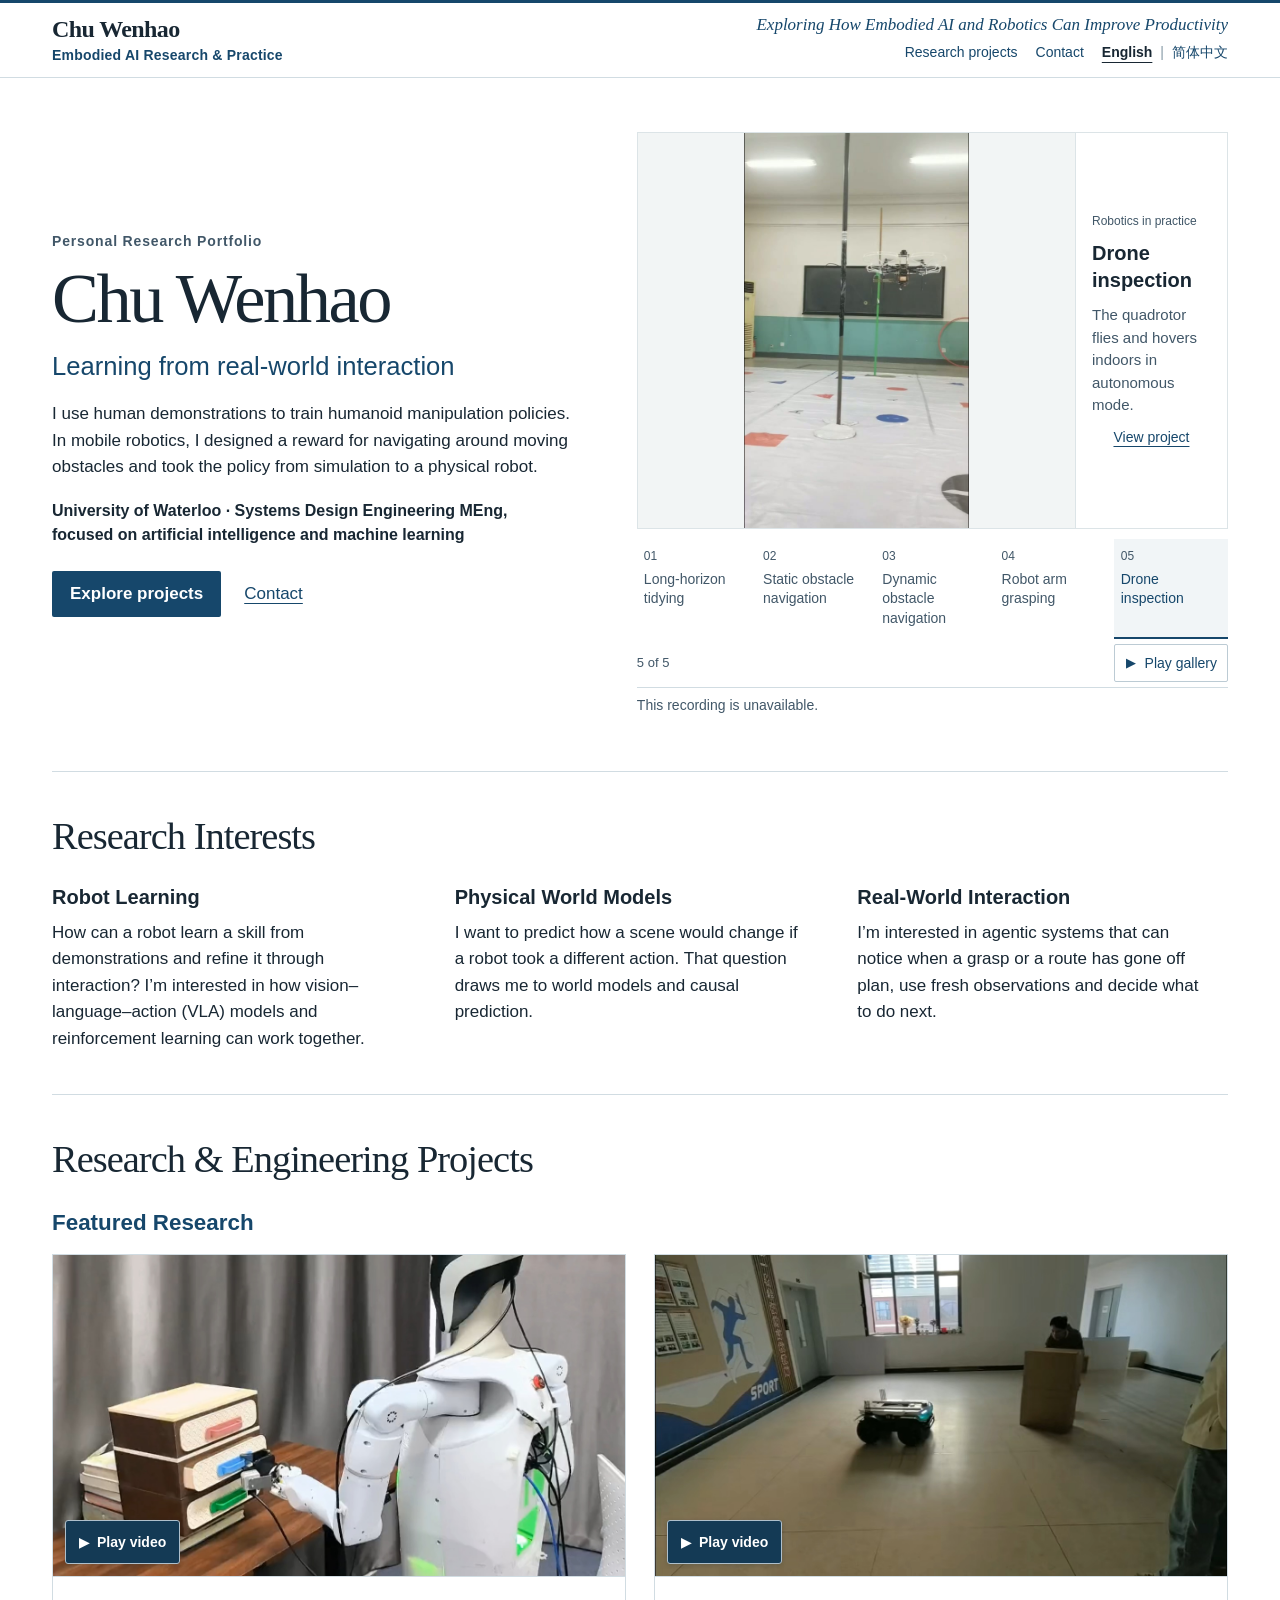
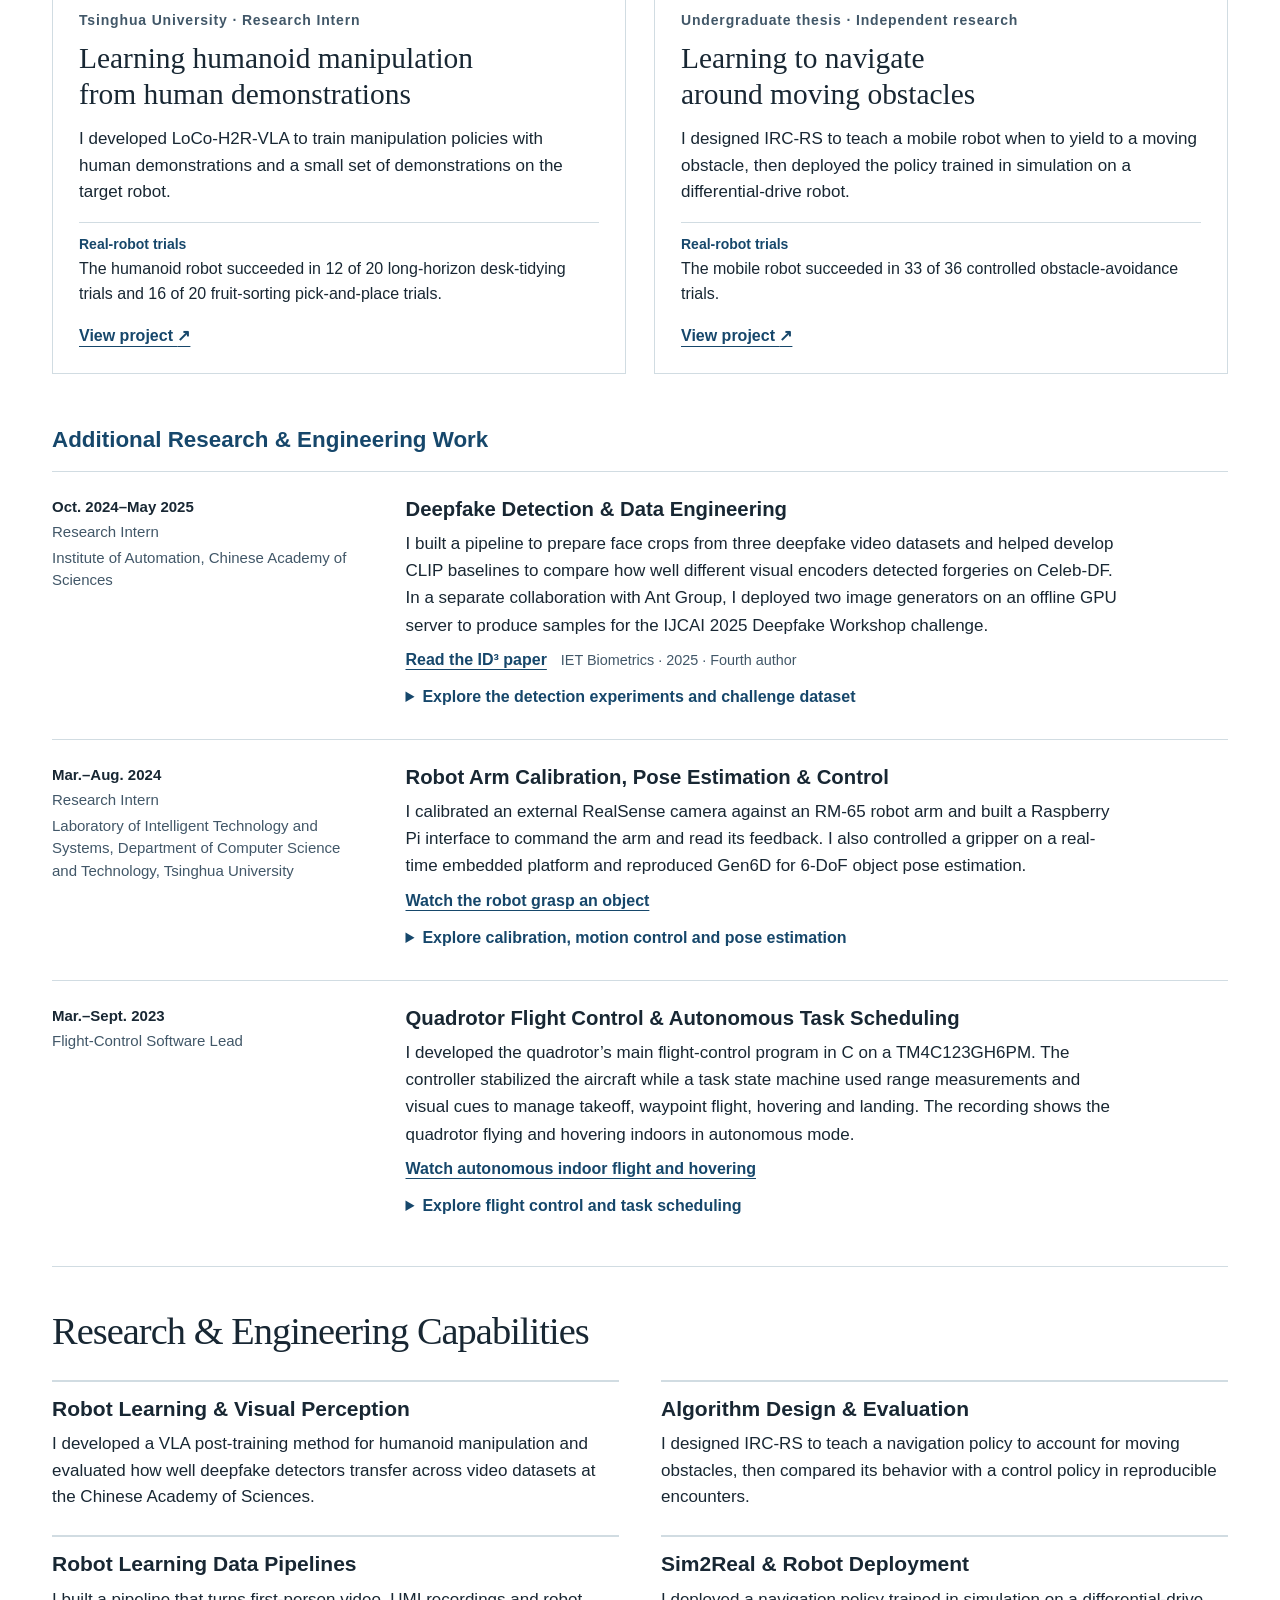
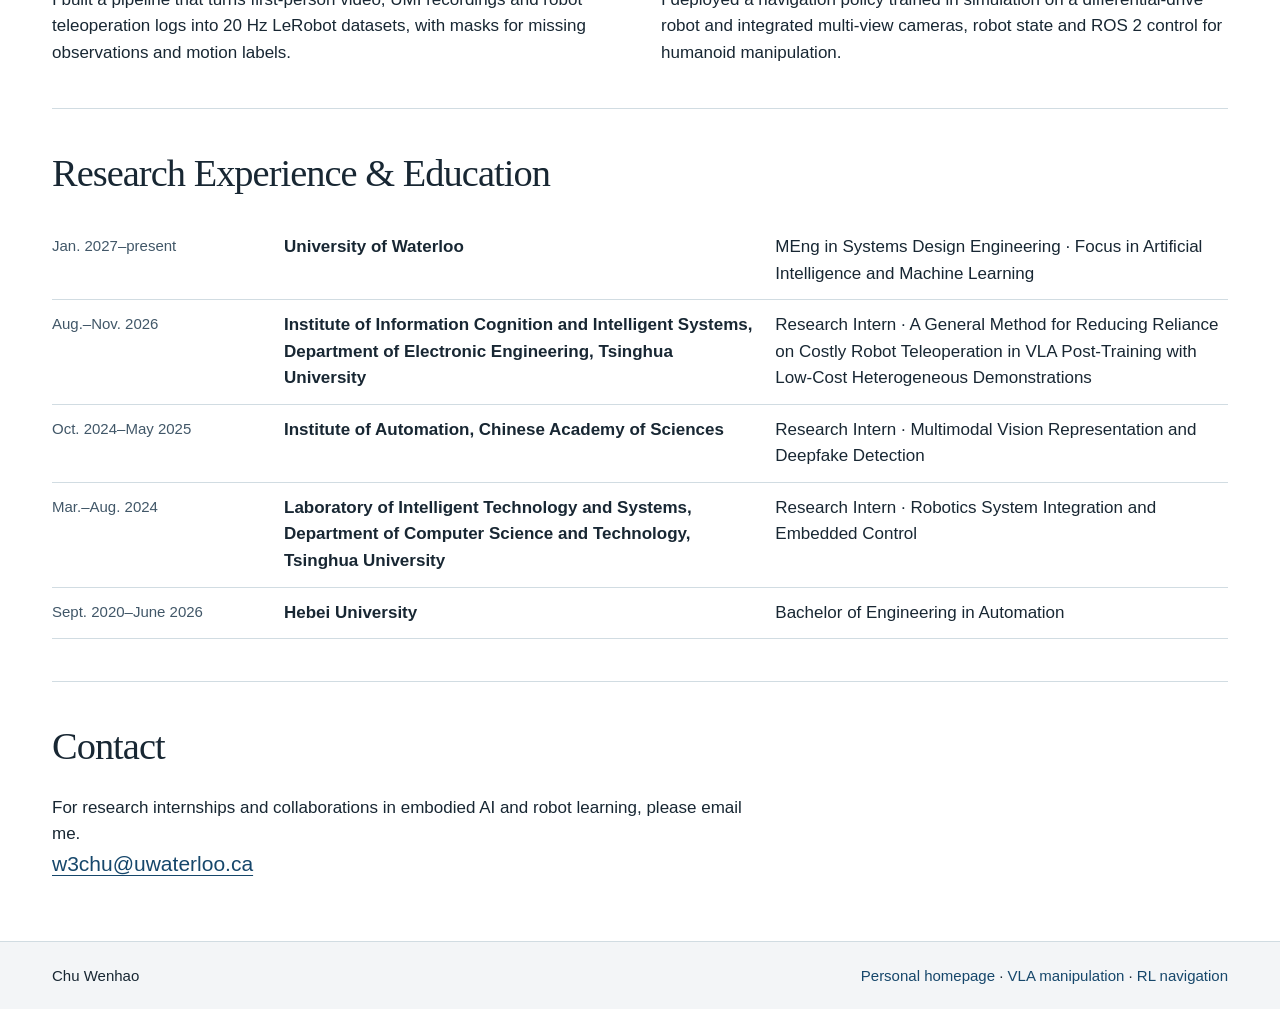
<file: site/index.html>
<!doctype html><html lang="en"><head><meta charset="utf-8"><meta name="viewport" content="width=device-width,initial-scale=1"><title>Exploring How Embodied AI and Robotics Can Improve Productivity | Chu Wenhao</title><link rel="alternate" hreflang="en" href="index.html"><link rel="alternate" hreflang="zh-CN" href="zh/index.html"><link rel="stylesheet" href="assets/base.css"><link rel="stylesheet" href="assets/portfolio.css"><link rel="stylesheet" href="assets/gallery.css"><script defer src="assets/gallery.js"></script><script defer src="assets/portfolio.js"></script></head><body class="page-home"><a class="skip" href="#main">Skip to content</a><header class="masthead"><div class="wrap"><a class="brand" href="index.html"><span class="brand-name">Chu Wenhao</span><span class="brand-wordmark">Embodied AI Research &amp; Practice</span></a><div class="masthead-right"><p class="masthead-vision">Exploring How Embodied AI and Robotics Can Improve Productivity</p><nav class="navrow" aria-label="Main navigation"><a class="navhome" href="index.html#projects">Research projects</a><a class="navcontact" href="index.html#contact">Contact</a><span class="language"><a lang="en" data-lang="en" aria-current="page" href="index.html">English</a><span aria-hidden="true">|</span><a lang="zh-CN" data-lang="zh" href="zh/index.html">简体中文</a></span></nav></div></div></header><main class="wrap" id="main" tabindex="-1"><section class="hero" id="profile"><div><p class="kicker">Personal Research Portfolio</p><h1>Chu Wenhao</h1><p class="identity">Learning from real-world interaction</p><p class="bio">I use human demonstrations to train humanoid manipulation policies. In mobile robotics, I designed a reward for navigating around moving obstacles and took the policy from simulation to a physical robot.</p><p class="status">University of Waterloo · Systems Design Engineering MEng, focused on artificial intelligence and machine learning</p><div class="actions"><a class="button" href="#projects">Explore projects</a><a href="#contact">Contact</a></div></div><div class="research-gallery" data-gallery data-selected-scene="vla" data-orientation="landscape" aria-label="Robotics in practice"><span class="gallery-anchor" id="clip-vla" aria-hidden="true"></span><span class="gallery-anchor" id="clip-static_navigation" aria-hidden="true"></span><span class="gallery-anchor" id="clip-rl" aria-hidden="true"></span><span class="gallery-anchor" id="clip-grasp" aria-hidden="true"></span><span class="gallery-anchor" id="clip-drone" aria-hidden="true"></span><div class="gallery-stage" id="home-gallery-stage" tabindex="-1"><div class="gallery-screen"><video id="home-gallery-video" controls muted playsinline preload="none" poster="assets/posters/DEMO-DESK.jpg" aria-label="Long-Horizon Desk Tidying"><source src="assets/gallery/manipulation.mp4" type="video/mp4"></video><img class="gallery-poster" src="assets/posters/DEMO-DESK.jpg" alt="A humanoid robot rearranges objects on a desk through a sequence of grasps and placements." hidden></div><div class="gallery-detail"><p class="gallery-eyebrow">Humanoid manipulation</p><h3 class="gallery-title">Long-Horizon Desk Tidying</h3><p class="gallery-scene">A humanoid robot rearranges objects on a desk through a sequence of grasps and placements.</p><a class="gallery-project" href="projects/heterogeneous-vla/index.html#demos">Watch full demo (1:54) →</a></div></div><div class="gallery-rail"><div class="scene-choices" aria-label="Choose a recording"><a class="scene-choice" id="home-gallery-choice-vla" data-key="vla" data-scene="vla" data-description="A humanoid robot rearranges objects on a desk through a sequence of grasps and placements." data-title="Long-Horizon Desk Tidying" data-eyebrow="Humanoid manipulation" data-action="Watch full demo (1:54) →" data-clip="assets/gallery/manipulation.mp4" data-poster="assets/posters/DEMO-DESK.jpg" data-orientation="landscape" data-href="projects/heterogeneous-vla/index.html#demos" href="assets/gallery/manipulation.mp4" data-active="true"><span class="scene-number" aria-hidden="true">01</span><span class="scene-label">Long-horizon tidying</span></a><a class="scene-choice" id="home-gallery-choice-static_navigation" data-key="static_navigation" data-scene="static_navigation" data-description="A mobile robot passes static obstacles." data-title="Static obstacle navigation" data-eyebrow="Robotics in practice" data-action="View project" data-clip="assets/gallery/static-navigation.mp4" data-poster="assets/gallery/static-navigation.jpg" data-orientation="landscape" data-href="projects/rl-navigation/index.html" href="assets/gallery/static-navigation.mp4"><span class="scene-number" aria-hidden="true">02</span><span class="scene-label">Static obstacle navigation</span></a><a class="scene-choice" id="home-gallery-choice-rl" data-key="rl" data-scene="rl" data-description="A mobile robot responds to a moving obstacle." data-title="Dynamic obstacle navigation" data-eyebrow="Robotics in practice" data-action="View project" data-clip="assets/gallery/navigation.mp4" data-poster="assets/navigation/robot-run.jpg" data-orientation="landscape" data-href="projects/rl-navigation/index.html" href="assets/gallery/navigation.mp4"><span class="scene-number" aria-hidden="true">03</span><span class="scene-label">Dynamic obstacle navigation</span></a><a class="scene-choice" id="home-gallery-choice-grasp" data-key="grasp" data-scene="grasp" data-description="A robot gripper holds and moves an object." data-title="Robot arm grasping" data-eyebrow="Robotics in practice" data-action="View project" data-clip="assets/gallery/grasp.mp4" data-poster="assets/gallery/grasp.jpg" data-orientation="portrait" data-href="#work-arm" href="assets/gallery/grasp.mp4"><span class="scene-number" aria-hidden="true">04</span><span class="scene-label">Robot arm grasping</span></a><a class="scene-choice" id="home-gallery-choice-drone" data-key="drone" data-scene="drone" data-description="The quadrotor flies and hovers indoors in autonomous mode." data-title="Drone inspection" data-eyebrow="Robotics in practice" data-action="View project" data-clip="assets/gallery/drone.mp4" data-poster="assets/gallery/drone.jpg" data-orientation="portrait" data-href="#work-flight" href="assets/gallery/drone.mp4"><span class="scene-number" aria-hidden="true">05</span><span class="scene-label">Drone inspection</span></a></div><div class="gallery-playback"><span class="gallery-position" aria-live="off"><span data-gallery-index>1</span> of 5</span><button class="scene-toggle" type="button" hidden data-play="Play gallery" data-pause="Pause gallery" data-play-clip="Play clip" data-pause-clip="Pause clip"><span class="scene-toggle-icon" aria-hidden="true">▶</span><span class="scene-toggle-label">Play gallery</span></button></div></div><p class="gallery-status" role="status" aria-live="polite" data-unavailable="This recording is unavailable."></p><noscript><p class="gallery-nojs">Choose a title to open its recording.</p></noscript></div></section><section id="interests" class="home-section"><h2>Research Interests</h2><div class="interests"><article><h3>Robot Learning</h3><p>How can a robot learn a skill from demonstrations and refine it through interaction? I’m interested in how vision–language–action (VLA) models and reinforcement learning can work together.</p></article><article><h3>Physical World Models</h3><p>I want to predict how a scene would change if a robot took a different action. That question draws me to world models and causal prediction.</p></article><article><h3>Real-World Interaction</h3><p>I’m interested in agentic systems that can notice when a grasp or a route has gone off plan, use fresh observations and decide what to do next.</p></article></div></section><section id="projects" class="home-section"><h2>Research & Engineering Projects</h2><h3 class="project-group-heading">Featured Research</h3><div class="projects"><article class="project-card"><figure class="recording" data-media="DEMO-DESK" data-source="assets/videos/DEMO-DESK.mp4"><noscript><a href="assets/videos/DEMO-DESK.mp4">Play video</a></noscript><div class="frame"><img class="photo" src="assets/posters/DEMO-DESK.jpg" width="1600" height="710" alt="Humanoid robot handling a book during desk tidying" loading="lazy"><button type="button" hidden aria-label="Play video · Humanoid robot tidying a desk"><span aria-hidden="true">▶</span>Play video</button></div></figure><div class="project-body"><p class="kicker">Tsinghua University · Research Intern</p><h4 class="project-card-title">Learning humanoid manipulation from human demonstrations</h4><p>I developed LoCo-H2R-VLA to train manipulation policies with human demonstrations and a small set of demonstrations on the target robot.</p><p class="card-finding"><strong>Real-robot trials</strong>The humanoid robot succeeded in 12 of 20 long-horizon desk-tidying trials and 16 of 20 fruit-sorting pick-and-place trials.</p><a class="project-link" href="projects/heterogeneous-vla/index.html">View project <span aria-hidden="true">↗</span></a></div></article><article class="project-card"><figure class="recording" data-media="RL-REAL" data-source="assets/videos/RL-REAL.mp4"><noscript><a href="assets/videos/RL-REAL.mp4">Play video</a></noscript><div class="frame"><img class="photo" src="assets/navigation/robot-run.jpg" alt="Mobile robot navigating around a moving obstacle" loading="lazy"><button type="button" hidden aria-label="Play video · Mobile robot navigating around a moving obstacle"><span aria-hidden="true">▶</span>Play video</button></div></figure><div class="project-body"><p class="kicker">Undergraduate thesis · Independent research</p><h4 class="project-card-title">Learning to navigate around moving obstacles</h4><p>I designed IRC-RS to teach a mobile robot when to yield to a moving obstacle, then deployed the policy trained in simulation on a differential-drive robot.</p><p class="card-finding"><strong>Real-robot trials</strong>The mobile robot succeeded in 33 of 36 controlled obstacle-avoidance trials.</p><a class="project-link" href="projects/rl-navigation/index.html">View project <span aria-hidden="true">↗</span></a></div></article></div><section id="additional-work" aria-labelledby="additional-work-title"><h3 class="project-group-heading" id="additional-work-title">Additional Research & Engineering Work</h3><article class="work-entry" data-work-entry id="work-deepfake" aria-labelledby="work-deepfake-title"><div class="work-meta"><p class="work-date">Oct. 2024–May 2025</p><p>Research Intern</p><p>Institute of Automation, Chinese Academy of Sciences</p></div><div class="work-body"><h4 id="work-deepfake-title">Deepfake Detection &amp; Data Engineering</h4><p>I built a pipeline to prepare face crops from three deepfake video datasets and helped develop CLIP baselines to compare how well different visual encoders detected forgeries on Celeb-DF. In a separate collaboration with Ant Group, I deployed two image generators on an offline GPU server to produce samples for the IJCAI 2025 Deepfake Workshop challenge.</p><div class="work-action"><a href="https://doi.org/10.1049/bme2/3764746">Read the ID³ paper</a><span class="work-citation">IET Biometrics · 2025 · Fourth author</span></div><details id="work-deepfake-details"><summary aria-label="Explore the detection experiments and challenge dataset · Deepfake Detection &amp; Data Engineering">Explore the detection experiments and challenge dataset</summary><div class="work-notes"><dl><div><dt>Preserving visual evidence in face crops</dt><dd>I extracted frames from Celeb-DF, DFDC and DeeperForensics and aligned faces using MTCNN landmarks, refining difficult cases with dlib’s 68-point landmarks. I kept a margin around each face to preserve potential manipulation artifacts near its edges and linked each crop to its source video.</dd></div><div><dt>Testing CLIP detection baselines</dt><dd>I compared visual backbones, including ViT-B/16 and ViT-L/14, using AUC and accuracy on the Celeb-DF test set. I also tested inputs assembled from 3, 5 or 7 consecutive frames to examine how the choice of frames affected detection.</dd></div><div><dt>Generating the challenge dataset with Ant Group</dt><dd>I deployed RDDM and StyleGAN-XL without internet access on the server. After resolving dependency conflicts and fixing inference output paths, I wrote multi-GPU batch inference scripts and organized the generated images under a common naming scheme for delivery.</dd></div></dl><a href="https://deepfake-workshop-ijcai2025.github.io/main/organizers.html">Workshop acknowledgments</a></div></details></div></article><article class="work-entry" data-work-entry id="work-arm" aria-labelledby="work-arm-title"><div class="work-meta"><p class="work-date">Mar.–Aug. 2024</p><p>Research Intern</p><p>Laboratory of Intelligent Technology and Systems, Department of Computer Science and Technology, Tsinghua University</p></div><div class="work-body"><h4 id="work-arm-title">Robot Arm Calibration, Pose Estimation &amp; Control</h4><p>I calibrated an external RealSense camera against an RM-65 robot arm and built a Raspberry Pi interface to command the arm and read its feedback. I also controlled a gripper on a real-time embedded platform and reproduced Gen6D for 6-DoF object pose estimation.</p><div class="work-action"><a data-gallery-target="grasp" href="assets/gallery/grasp.mp4">Watch the robot grasp an object</a></div><details id="work-arm-details"><summary aria-label="Explore calibration, motion control and pose estimation · Robot Arm Calibration, Pose Estimation &amp; Control">Explore calibration, motion control and pose estimation</summary><div class="work-notes"><dl><div><dt>Relating camera observations to robot coordinates</dt><dd>I mounted an ArUco marker on the wrist and moved the arm through a set of poses. For each pose, I paired the fixed RealSense D435i camera’s observation with the end-effector pose reported by the controller. I used these pairs to estimate the transform between the camera and the robot base in ROS Noetic.</dd></div><div><dt>Commanding the arm and gripper</dt><dd>On the Raspberry Pi, I used JSON over TCP to send joint-space moves (MoveJ) and straight-line end-effector moves (MoveL), then parsed the controller’s replies. On a Loongson 2K1000 running ReWorks, I wrote serial and GPIO drivers in C and sent gripper commands over the serial interface.</dd></div><div><dt>Reproducing Gen6D</dt><dd>I set up the PyTorch data and inference pipeline for Gen6D, which estimates an object’s 3D position and orientation without a 3D model of that object. I ran inference on multiple objects and also used Open3D and PCL to convert RGB-D observations into point clouds.</dd></div></dl></div></details></div></article><article class="work-entry" data-work-entry id="work-flight" aria-labelledby="work-flight-title"><div class="work-meta"><p class="work-date">Mar.–Sept. 2023</p><p>Flight-Control Software Lead</p></div><div class="work-body"><h4 id="work-flight-title">Quadrotor Flight Control &amp; Autonomous Task Scheduling</h4><p>I developed the quadrotor’s main flight-control program in C on a TM4C123GH6PM. The controller stabilized the aircraft while a task state machine used range measurements and visual cues to manage takeoff, waypoint flight, hovering and landing. The recording shows the quadrotor flying and hovering indoors in autonomous mode.</p><div class="work-action"><a data-gallery-target="drone" href="assets/gallery/drone.mp4">Watch autonomous indoor flight and hovering</a></div><details id="work-flight-details"><summary aria-label="Explore flight control and task scheduling · Quadrotor Flight Control &amp; Autonomous Task Scheduling">Explore flight control and task scheduling</summary><div class="work-notes"><dl><div><dt>Keeping the aircraft stable</dt><dd>I used a complementary filter to estimate attitude from inertial sensor readings. The attitude controller used PID feedback to correct deviations from the commanded orientation, while range measurements provided feedback for altitude control.</dd></div><div><dt>Using vision to advance a task</dt><dd>OpenMV sent recognition results to the flight controller over a serial link. I wrote the state-transition logic so that the same sensor input could be interpreted in the context of the current flight phase, determining when to hold a state and when to start the next task.</dd></div><div><dt>Operating and debugging the aircraft</dt><dd>I implemented switching between manual and autonomous modes and a serial link to the ground station. During testing, I could send commands and read back the active state to check when the aircraft switched modes or advanced to the next phase.</dd></div></dl></div></details></div></article></section></section><section id="capabilities" class="home-section"><h2>Research & Engineering Capabilities</h2><div class="cap-grid"><article><h3>Robot Learning &amp; Visual Perception</h3><p>I developed a VLA post-training method for humanoid manipulation and evaluated how well deepfake detectors transfer across video datasets at the Chinese Academy of Sciences.</p></article><article><h3>Algorithm Design &amp; Evaluation</h3><p>I designed IRC-RS to teach a navigation policy to account for moving obstacles, then compared its behavior with a control policy in reproducible encounters.</p></article><article><h3>Robot Learning Data Pipelines</h3><p>I built a pipeline that turns first-person video, UMI recordings and robot teleoperation logs into 20 Hz LeRobot datasets, with masks for missing observations and motion labels.</p></article><article><h3>Sim2Real &amp; Robot Deployment</h3><p>I deployed a navigation policy trained in simulation on a differential-drive robot and integrated multi-view cameras, robot state and ROS 2 control for humanoid manipulation.</p></article></div></section><section id="experience" class="home-section"><h2>Research Experience & Education</h2><ul class="timeline"><li><span class="date">Jan. 2027–present</span><span class="org">University of Waterloo</span><span>MEng in Systems Design Engineering · Focus in Artificial Intelligence and Machine Learning</span></li><li><span class="date">Aug.–Nov. 2026</span><span class="org">Institute of Information Cognition and Intelligent Systems, Department of Electronic Engineering, Tsinghua University</span><span>Research Intern · A General Method for Reducing Reliance on Costly Robot Teleoperation in VLA Post-Training with Low-Cost Heterogeneous Demonstrations</span></li><li><span class="date">Oct. 2024–May 2025</span><span class="org">Institute of Automation, Chinese Academy of Sciences</span><span>Research Intern · Multimodal Vision Representation and Deepfake Detection</span></li><li><span class="date">Mar.–Aug. 2024</span><span class="org">Laboratory of Intelligent Technology and Systems, Department of Computer Science and Technology, Tsinghua University</span><span>Research Intern · Robotics System Integration and Embedded Control</span></li><li><span class="date">Sept. 2020–June 2026</span><span class="org">Hebei University</span><span>Bachelor of Engineering in Automation</span></li></ul></section><section id="contact" class="home-section"><h2>Contact</h2><div class="contact-grid"><div><p>For research internships and collaborations in embodied AI and robot learning, please email me.</p><a class="email" href="mailto:w3chu@uwaterloo.ca">w3chu@uwaterloo.ca</a> </div></div></section></main><footer><div class="wrap"><span>Chu Wenhao</span><nav aria-label="Footer navigation"><a href="index.html">Personal homepage</a> · <a href="projects/heterogeneous-vla/index.html">VLA manipulation</a> · <a href="projects/rl-navigation/index.html">RL navigation</a></nav></div></footer></body></html>
</file>
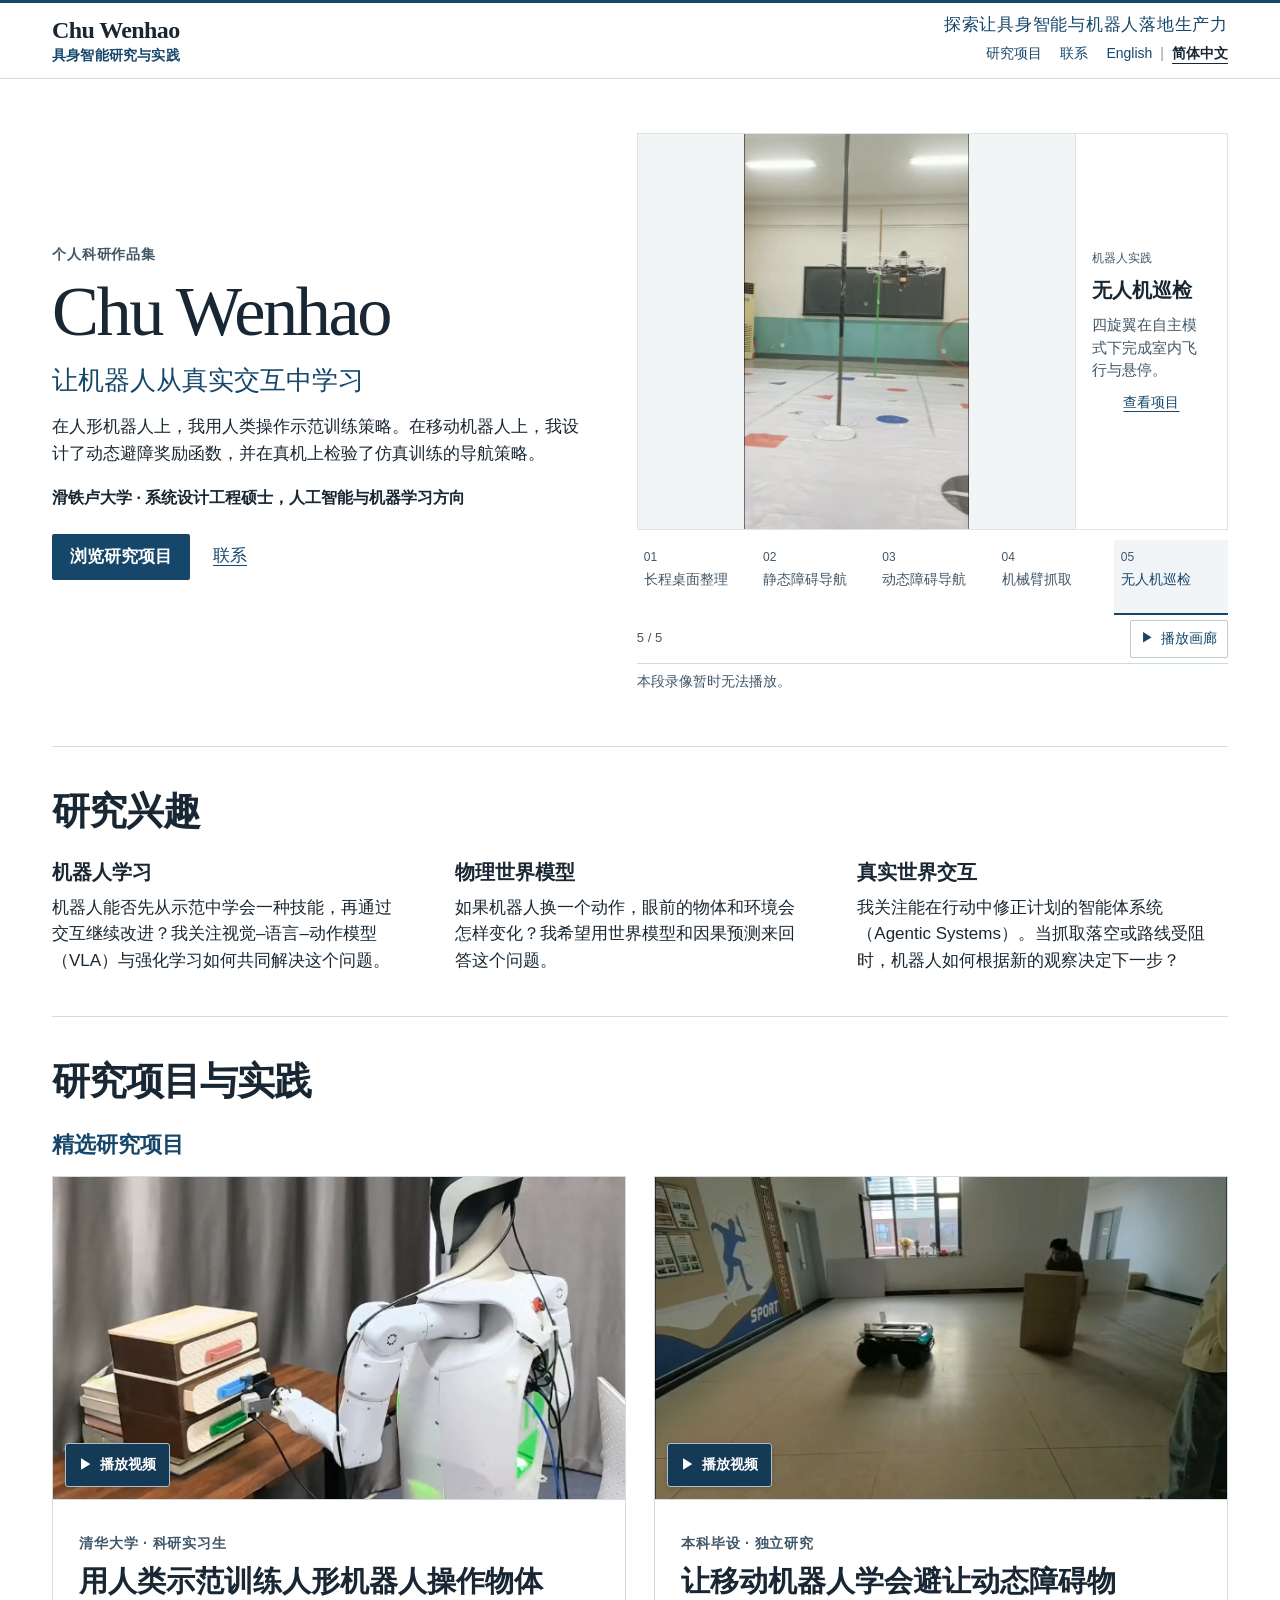
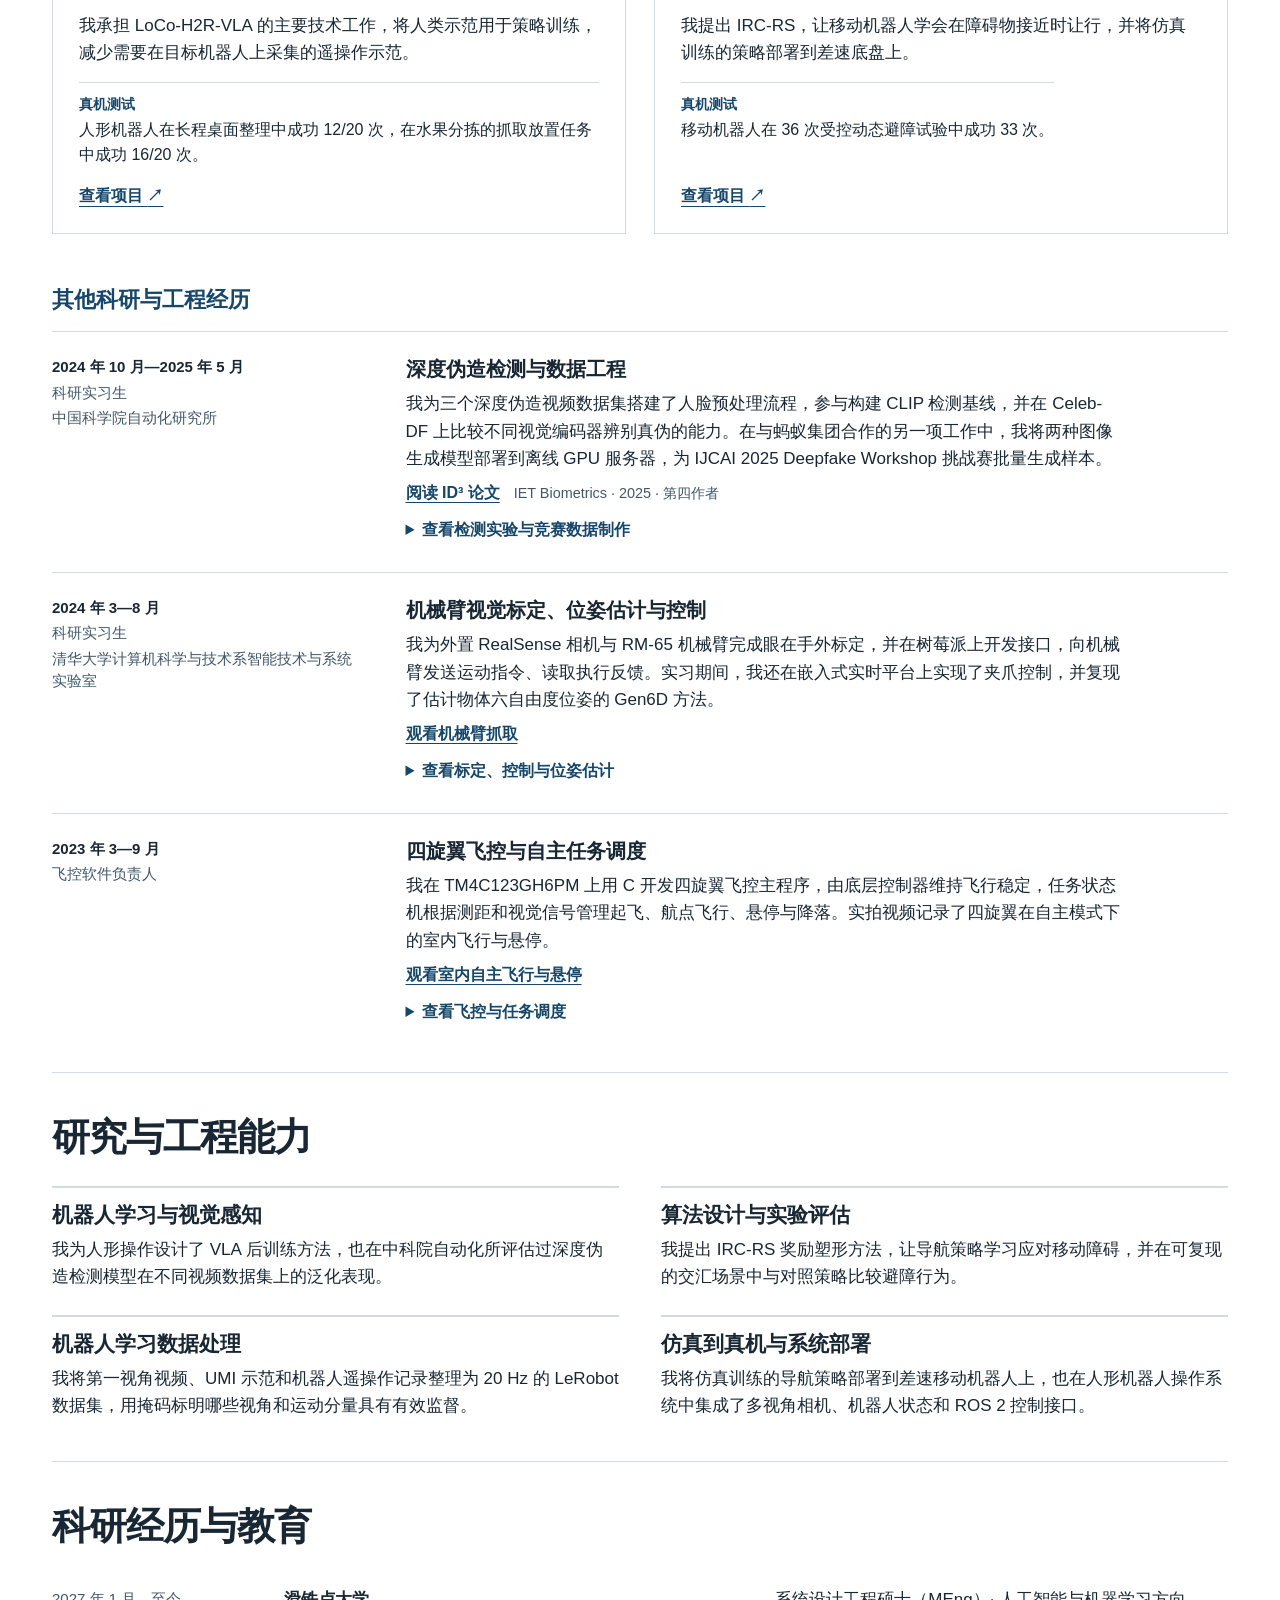
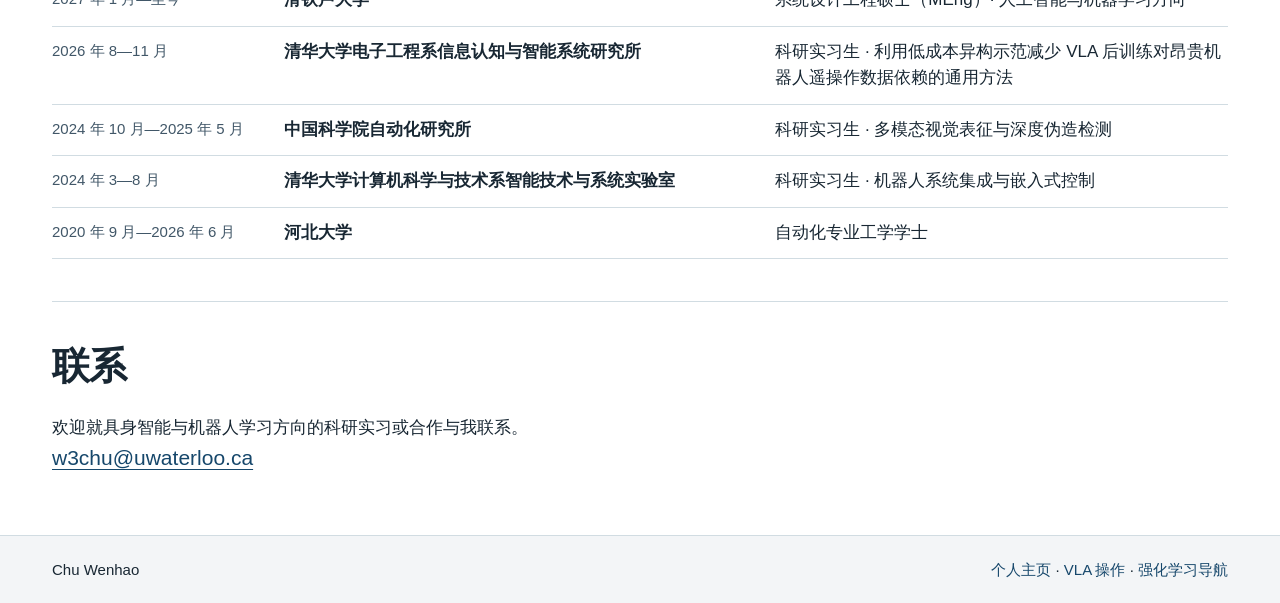
<file: site/zh/index.html>
<!doctype html><html lang="zh-CN"><head><meta charset="utf-8"><meta name="viewport" content="width=device-width,initial-scale=1"><title>探索让具身智能与机器人落地生产力 | Chu Wenhao</title><link rel="alternate" hreflang="en" href="../index.html"><link rel="alternate" hreflang="zh-CN" href="index.html"><link rel="stylesheet" href="../assets/base.css"><link rel="stylesheet" href="../assets/portfolio.css"><link rel="stylesheet" href="../assets/gallery.css"><script defer src="../assets/gallery.js"></script><script defer src="../assets/portfolio.js"></script></head><body class="page-home"><a class="skip" href="#main">跳至正文</a><header class="masthead"><div class="wrap"><a class="brand" href="index.html"><span class="brand-name">Chu Wenhao</span><span class="brand-wordmark">具身智能研究与实践</span></a><div class="masthead-right"><p class="masthead-vision">探索让具身智能与机器人落地生产力</p><nav class="navrow" aria-label="主导航"><a class="navhome" href="index.html#projects">研究项目</a><a class="navcontact" href="index.html#contact">联系</a><span class="language"><a lang="en" data-lang="en" href="../index.html">English</a><span aria-hidden="true">|</span><a lang="zh-CN" data-lang="zh" aria-current="page" href="index.html">简体中文</a></span></nav></div></div></header><main class="wrap" id="main" tabindex="-1"><section class="hero" id="profile"><div><p class="kicker">个人科研作品集</p><h1>Chu Wenhao</h1><p class="identity">让机器人从真实交互中学习</p><p class="bio">在人形机器人上，我用人类操作示范训练策略。在移动机器人上，我设计了动态避障奖励函数，并在真机上检验了仿真训练的导航策略。</p><p class="status">滑铁卢大学 · 系统设计工程硕士，人工智能与机器学习方向</p><div class="actions"><a class="button" href="#projects">浏览研究项目</a><a href="#contact">联系</a></div></div><div class="research-gallery" data-gallery data-selected-scene="vla" data-orientation="landscape" aria-label="机器人实践"><span class="gallery-anchor" id="clip-vla" aria-hidden="true"></span><span class="gallery-anchor" id="clip-static_navigation" aria-hidden="true"></span><span class="gallery-anchor" id="clip-rl" aria-hidden="true"></span><span class="gallery-anchor" id="clip-grasp" aria-hidden="true"></span><span class="gallery-anchor" id="clip-drone" aria-hidden="true"></span><div class="gallery-stage" id="home-gallery-stage" tabindex="-1"><div class="gallery-screen"><video id="home-gallery-video" controls muted playsinline preload="none" poster="../assets/posters/DEMO-DESK.jpg" aria-label="长程多步桌面整理"><source src="../assets/gallery/manipulation.mp4" type="video/mp4"></video><img class="gallery-poster" src="../assets/posters/DEMO-DESK.jpg" alt="人形机器人通过连续多步抓取与放置，重新整理桌面物品。" hidden></div><div class="gallery-detail"><p class="gallery-eyebrow">人形机器人操作</p><h3 class="gallery-title">长程多步桌面整理</h3><p class="gallery-scene">人形机器人通过连续多步抓取与放置，重新整理桌面物品。</p><a class="gallery-project" href="projects/heterogeneous-vla/index.html#demos">观看完整演示（1 分 54 秒）→</a></div></div><div class="gallery-rail"><div class="scene-choices" aria-label="选择录像"><a class="scene-choice" id="home-gallery-choice-vla" data-key="vla" data-scene="vla" data-description="人形机器人通过连续多步抓取与放置，重新整理桌面物品。" data-title="长程多步桌面整理" data-eyebrow="人形机器人操作" data-action="观看完整演示（1 分 54 秒）→" data-clip="../assets/gallery/manipulation.mp4" data-poster="../assets/posters/DEMO-DESK.jpg" data-orientation="landscape" data-href="projects/heterogeneous-vla/index.html#demos" href="../assets/gallery/manipulation.mp4" data-active="true"><span class="scene-number" aria-hidden="true">01</span><span class="scene-label">长程桌面整理</span></a><a class="scene-choice" id="home-gallery-choice-static_navigation" data-key="static_navigation" data-scene="static_navigation" data-description="移动机器人绕过静态障碍物。" data-title="静态障碍导航" data-eyebrow="机器人实践" data-action="查看项目" data-clip="../assets/gallery/static-navigation.mp4" data-poster="../assets/gallery/static-navigation.jpg" data-orientation="landscape" data-href="projects/rl-navigation/index.html" href="../assets/gallery/static-navigation.mp4"><span class="scene-number" aria-hidden="true">02</span><span class="scene-label">静态障碍导航</span></a><a class="scene-choice" id="home-gallery-choice-rl" data-key="rl" data-scene="rl" data-description="移动机器人应对移动障碍物。" data-title="动态障碍导航" data-eyebrow="机器人实践" data-action="查看项目" data-clip="../assets/gallery/navigation.mp4" data-poster="../assets/navigation/robot-run.jpg" data-orientation="landscape" data-href="projects/rl-navigation/index.html" href="../assets/gallery/navigation.mp4"><span class="scene-number" aria-hidden="true">03</span><span class="scene-label">动态障碍导航</span></a><a class="scene-choice" id="home-gallery-choice-grasp" data-key="grasp" data-scene="grasp" data-description="机器人夹爪夹持并移动物体。" data-title="机械臂抓取" data-eyebrow="机器人实践" data-action="查看项目" data-clip="../assets/gallery/grasp.mp4" data-poster="../assets/gallery/grasp.jpg" data-orientation="portrait" data-href="#work-arm" href="../assets/gallery/grasp.mp4"><span class="scene-number" aria-hidden="true">04</span><span class="scene-label">机械臂抓取</span></a><a class="scene-choice" id="home-gallery-choice-drone" data-key="drone" data-scene="drone" data-description="四旋翼在自主模式下完成室内飞行与悬停。" data-title="无人机巡检" data-eyebrow="机器人实践" data-action="查看项目" data-clip="../assets/gallery/drone.mp4" data-poster="../assets/gallery/drone.jpg" data-orientation="portrait" data-href="#work-flight" href="../assets/gallery/drone.mp4"><span class="scene-number" aria-hidden="true">05</span><span class="scene-label">无人机巡检</span></a></div><div class="gallery-playback"><span class="gallery-position" aria-live="off"><span data-gallery-index>1</span> / 5</span><button class="scene-toggle" type="button" hidden data-play="播放画廊" data-pause="暂停画廊" data-play-clip="播放片段" data-pause-clip="暂停片段"><span class="scene-toggle-icon" aria-hidden="true">▶</span><span class="scene-toggle-label">播放画廊</span></button></div></div><p class="gallery-status" role="status" aria-live="polite" data-unavailable="本段录像暂时无法播放。"></p><noscript><p class="gallery-nojs">点击录像标题可单独打开该段视频。</p></noscript></div></section><section id="interests" class="home-section"><h2>研究兴趣</h2><div class="interests"><article><h3>机器人学习</h3><p>机器人能否先从示范中学会一种技能，再通过交互继续改进？我关注视觉–语言–动作模型（VLA）与强化学习如何共同解决这个问题。</p></article><article><h3>物理世界模型</h3><p>如果机器人换一个动作，眼前的物体和环境会怎样变化？我希望用世界模型和因果预测来回答这个问题。</p></article><article><h3>真实世界交互</h3><p>我关注能在行动中修正计划的智能体系统（Agentic Systems）。当抓取落空或路线受阻时，机器人如何根据新的观察决定下一步？</p></article></div></section><section id="projects" class="home-section"><h2>研究项目与实践</h2><h3 class="project-group-heading">精选研究项目</h3><div class="projects"><article class="project-card"><figure class="recording" data-media="DEMO-DESK" data-source="../assets/videos/DEMO-DESK.mp4"><noscript><a href="../assets/videos/DEMO-DESK.mp4">播放视频</a></noscript><div class="frame"><img class="photo" src="../assets/posters/DEMO-DESK.jpg" width="1600" height="710" alt="人形机器人在桌面整理任务中操作书本" loading="lazy"><button type="button" hidden aria-label="播放视频 · 人形机器人整理桌面"><span aria-hidden="true">▶</span>播放视频</button></div></figure><div class="project-body"><p class="kicker">清华大学 · 科研实习生</p><h4 class="project-card-title">用人类示范训练人形机器人操作物体</h4><p>我承担 LoCo-H2R-VLA 的主要技术工作，将人类示范用于策略训练，减少需要在目标机器人上采集的遥操作示范。</p><p class="card-finding"><strong>真机测试</strong>人形机器人在长程桌面整理中成功 12/20 次，在水果分拣的抓取放置任务中成功 16/20 次。</p><a class="project-link" href="projects/heterogeneous-vla/index.html">查看项目 <span aria-hidden="true">↗</span></a></div></article><article class="project-card"><figure class="recording" data-media="RL-REAL" data-source="../assets/videos/RL-REAL.mp4"><noscript><a href="../assets/videos/RL-REAL.mp4">播放视频</a></noscript><div class="frame"><img class="photo" src="../assets/navigation/robot-run.jpg" alt="移动机器人在行进中避让动态障碍物" loading="lazy"><button type="button" hidden aria-label="播放视频 · 移动机器人在行进中避让动态障碍物"><span aria-hidden="true">▶</span>播放视频</button></div></figure><div class="project-body"><p class="kicker">本科毕设 · 独立研究</p><h4 class="project-card-title">让移动机器人学会避让动态障碍物</h4><p>我提出 IRC-RS，让移动机器人学会在障碍物接近时让行，并将仿真训练的策略部署到差速底盘上。</p><p class="card-finding"><strong>真机测试</strong>移动机器人在 36 次受控动态避障试验中成功 33 次。</p><a class="project-link" href="projects/rl-navigation/index.html">查看项目 <span aria-hidden="true">↗</span></a></div></article></div><section id="additional-work" aria-labelledby="additional-work-title"><h3 class="project-group-heading" id="additional-work-title">其他科研与工程经历</h3><article class="work-entry" data-work-entry id="work-deepfake" aria-labelledby="work-deepfake-title"><div class="work-meta"><p class="work-date">2024 年 10 月—2025 年 5 月</p><p>科研实习生</p><p>中国科学院自动化研究所</p></div><div class="work-body"><h4 id="work-deepfake-title">深度伪造检测与数据工程</h4><p>我为三个深度伪造视频数据集搭建了人脸预处理流程，参与构建 CLIP 检测基线，并在 Celeb-DF 上比较不同视觉编码器辨别真伪的能力。在与蚂蚁集团合作的另一项工作中，我将两种图像生成模型部署到离线 GPU 服务器，为 IJCAI 2025 Deepfake Workshop 挑战赛批量生成样本。</p><div class="work-action"><a href="https://doi.org/10.1049/bme2/3764746">阅读 ID³ 论文</a><span class="work-citation">IET Biometrics · 2025 · 第四作者</span></div><details id="work-deepfake-details"><summary aria-label="查看检测实验与竞赛数据制作 · 深度伪造检测与数据工程">查看检测实验与竞赛数据制作</summary><div class="work-notes"><dl><div><dt>在人脸裁剪中保留伪造线索</dt><dd>我从 Celeb-DF、DFDC 和 DeeperForensics 中抽帧，依据 MTCNN 检出的关键点对齐人脸，对难以定位的样本再用 dlib 的 68 个关键点校正。裁剪框向人脸边缘外扩，避免截掉潜在的篡改痕迹。每张样本都可以追溯到原视频。</dd></div><div><dt>比较 CLIP 检测基线</dt><dd>我在 Celeb-DF 测试集上用 AUC 和准确率比较 ViT-B/16、ViT-L/14 等视觉骨干的检测表现。另外，我将连续 3、5 或 7 帧人脸图像组合成输入，考察选取的帧数对检测结果的影响。</dd></div><div><dt>与蚂蚁集团合作制作挑战赛数据</dt><dd>我在无外网的服务器上部署 RDDM 和 StyleGAN-XL，解决依赖冲突和推理输出路径问题，再编写多 GPU 批量推理脚本生成图像，按统一命名规则整理样本并交付。</dd></div></dl><a href="https://deepfake-workshop-ijcai2025.github.io/main/organizers.html">查看工作坊致谢</a></div></details></div></article><article class="work-entry" data-work-entry id="work-arm" aria-labelledby="work-arm-title"><div class="work-meta"><p class="work-date">2024 年 3—8 月</p><p>科研实习生</p><p>清华大学计算机科学与技术系智能技术与系统实验室</p></div><div class="work-body"><h4 id="work-arm-title">机械臂视觉标定、位姿估计与控制</h4><p>我为外置 RealSense 相机与 RM-65 机械臂完成眼在手外标定，并在树莓派上开发接口，向机械臂发送运动指令、读取执行反馈。实习期间，我还在嵌入式实时平台上实现了夹爪控制，并复现了估计物体六自由度位姿的 Gen6D 方法。</p><div class="work-action"><a data-gallery-target="grasp" href="../assets/gallery/grasp.mp4">观看机械臂抓取</a></div><details id="work-arm-details"><summary aria-label="查看标定、控制与位姿估计 · 机械臂视觉标定、位姿估计与控制">查看标定、控制与位姿估计</summary><div class="work-notes"><dl><div><dt>把相机观测与机械臂坐标对应起来</dt><dd>我把 ArUco 标记装在机械臂末端，让机械臂移动到多个姿态。每到一个姿态，就把固定的 RealSense D435i 拍到的标记与控制器返回的末端位姿配对，再用这些观测在 ROS Noetic 中求出相机与机械臂基座之间的坐标变换。</dd></div><div><dt>机械臂运动接口与夹爪控制</dt><dd>在树莓派上，我通过 JSON/TCP 下发关节空间运动指令 MoveJ 和末端直线运动指令 MoveL，并解析控制器的返回状态。在运行 ReWorks 的龙芯 2K1000 上，我用 C 开发串口和 GPIO 驱动，通过串口控制夹爪动作。</dd></div><div><dt>复现 Gen6D 物体位姿估计</dt><dd>我搭建了 Gen6D 的 PyTorch 数据处理与推理流程，验证它在没有目标物体三维模型时对多种物体位置和朝向的估计。同时，我使用 Open3D 和 PCL 将 RGB-D 观测转换为点云。</dd></div></dl></div></details></div></article><article class="work-entry" data-work-entry id="work-flight" aria-labelledby="work-flight-title"><div class="work-meta"><p class="work-date">2023 年 3—9 月</p><p>飞控软件负责人</p></div><div class="work-body"><h4 id="work-flight-title">四旋翼飞控与自主任务调度</h4><p>我在 TM4C123GH6PM 上用 C 开发四旋翼飞控主程序，由底层控制器维持飞行稳定，任务状态机根据测距和视觉信号管理起飞、航点飞行、悬停与降落。实拍视频记录了四旋翼在自主模式下的室内飞行与悬停。</p><div class="work-action"><a data-gallery-target="drone" href="../assets/gallery/drone.mp4">观看室内自主飞行与悬停</a></div><details id="work-flight-details"><summary aria-label="查看飞控与任务调度 · 四旋翼飞控与自主任务调度">查看飞控与任务调度</summary><div class="work-notes"><dl><div><dt>姿态估计与稳定控制</dt><dd>我用互补滤波处理惯性传感器的读数，估计机身姿态。姿态控制器通过 PID 反馈修正实际姿态与目标姿态之间的偏差，高度控制则使用测距反馈。</dd></div><div><dt>从视觉输入到任务切换</dt><dd>OpenMV 通过串口将识别结果发给主控。我编写状态切换逻辑，让主控结合当前飞行阶段解释传感器输入，判断何时维持当前状态、何时进入下一个子任务。</dd></div><div><dt>真机运行与调试</dt><dd>我实现了手动与自主模式切换，并通过串口将主控接入地面站。调试时可以从地面站下发指令、读回当前状态，检查飞行器何时切换模式或进入下一阶段。</dd></div></dl></div></details></div></article></section></section><section id="capabilities" class="home-section"><h2>研究与工程能力</h2><div class="cap-grid"><article><h3>机器人学习与视觉感知</h3><p>我为人形操作设计了 VLA 后训练方法，也在中科院自动化所评估过深度伪造检测模型在不同视频数据集上的泛化表现。</p></article><article><h3>算法设计与实验评估</h3><p>我提出 IRC-RS 奖励塑形方法，让导航策略学习应对移动障碍，并在可复现的交汇场景中与对照策略比较避障行为。</p></article><article><h3>机器人学习数据处理</h3><p>我将第一视角视频、UMI 示范和机器人遥操作记录整理为 20 Hz 的 LeRobot 数据集，用掩码标明哪些视角和运动分量具有有效监督。</p></article><article><h3>仿真到真机与系统部署</h3><p>我将仿真训练的导航策略部署到差速移动机器人上，也在人形机器人操作系统中集成了多视角相机、机器人状态和 ROS 2 控制接口。</p></article></div></section><section id="experience" class="home-section"><h2>科研经历与教育</h2><ul class="timeline"><li><span class="date">2027 年 1 月—至今</span><span class="org">滑铁卢大学</span><span>系统设计工程硕士（MEng）· 人工智能与机器学习方向</span></li><li><span class="date">2026 年 8—11 月</span><span class="org">清华大学电子工程系信息认知与智能系统研究所</span><span>科研实习生 · 利用低成本异构示范减少 VLA 后训练对昂贵机器人遥操作数据依赖的通用方法</span></li><li><span class="date">2024 年 10 月—2025 年 5 月</span><span class="org">中国科学院自动化研究所</span><span>科研实习生 · 多模态视觉表征与深度伪造检测</span></li><li><span class="date">2024 年 3—8 月</span><span class="org">清华大学计算机科学与技术系智能技术与系统实验室</span><span>科研实习生 · 机器人系统集成与嵌入式控制</span></li><li><span class="date">2020 年 9 月—2026 年 6 月</span><span class="org">河北大学</span><span>自动化专业工学学士</span></li></ul></section><section id="contact" class="home-section"><h2>联系</h2><div class="contact-grid"><div><p>欢迎就具身智能与机器人学习方向的科研实习或合作与我联系。</p><a class="email" href="mailto:w3chu@uwaterloo.ca">w3chu@uwaterloo.ca</a> </div></div></section></main><footer><div class="wrap"><span>Chu Wenhao</span><nav aria-label="页脚导航"><a href="index.html">个人主页</a> · <a href="projects/heterogeneous-vla/index.html">VLA 操作</a> · <a href="projects/rl-navigation/index.html">强化学习导航</a></nav></div></footer></body></html>
</file>
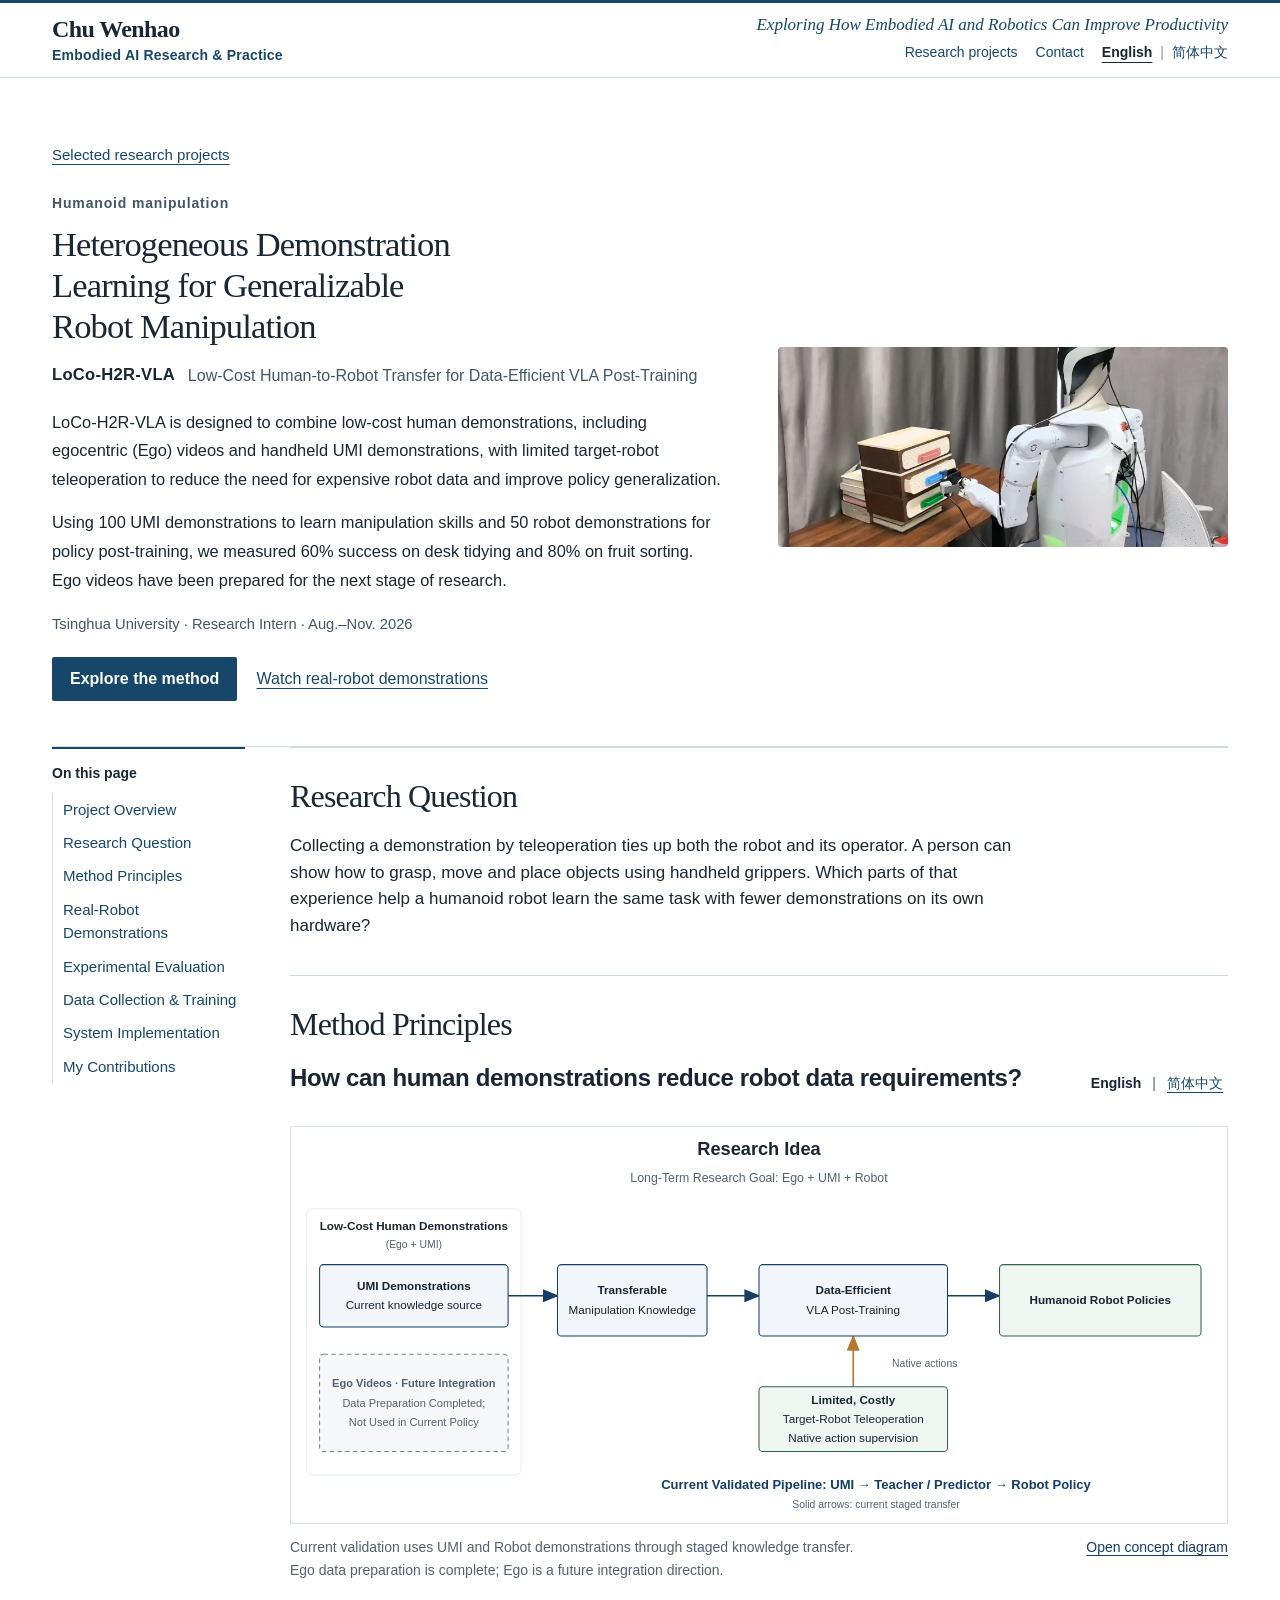
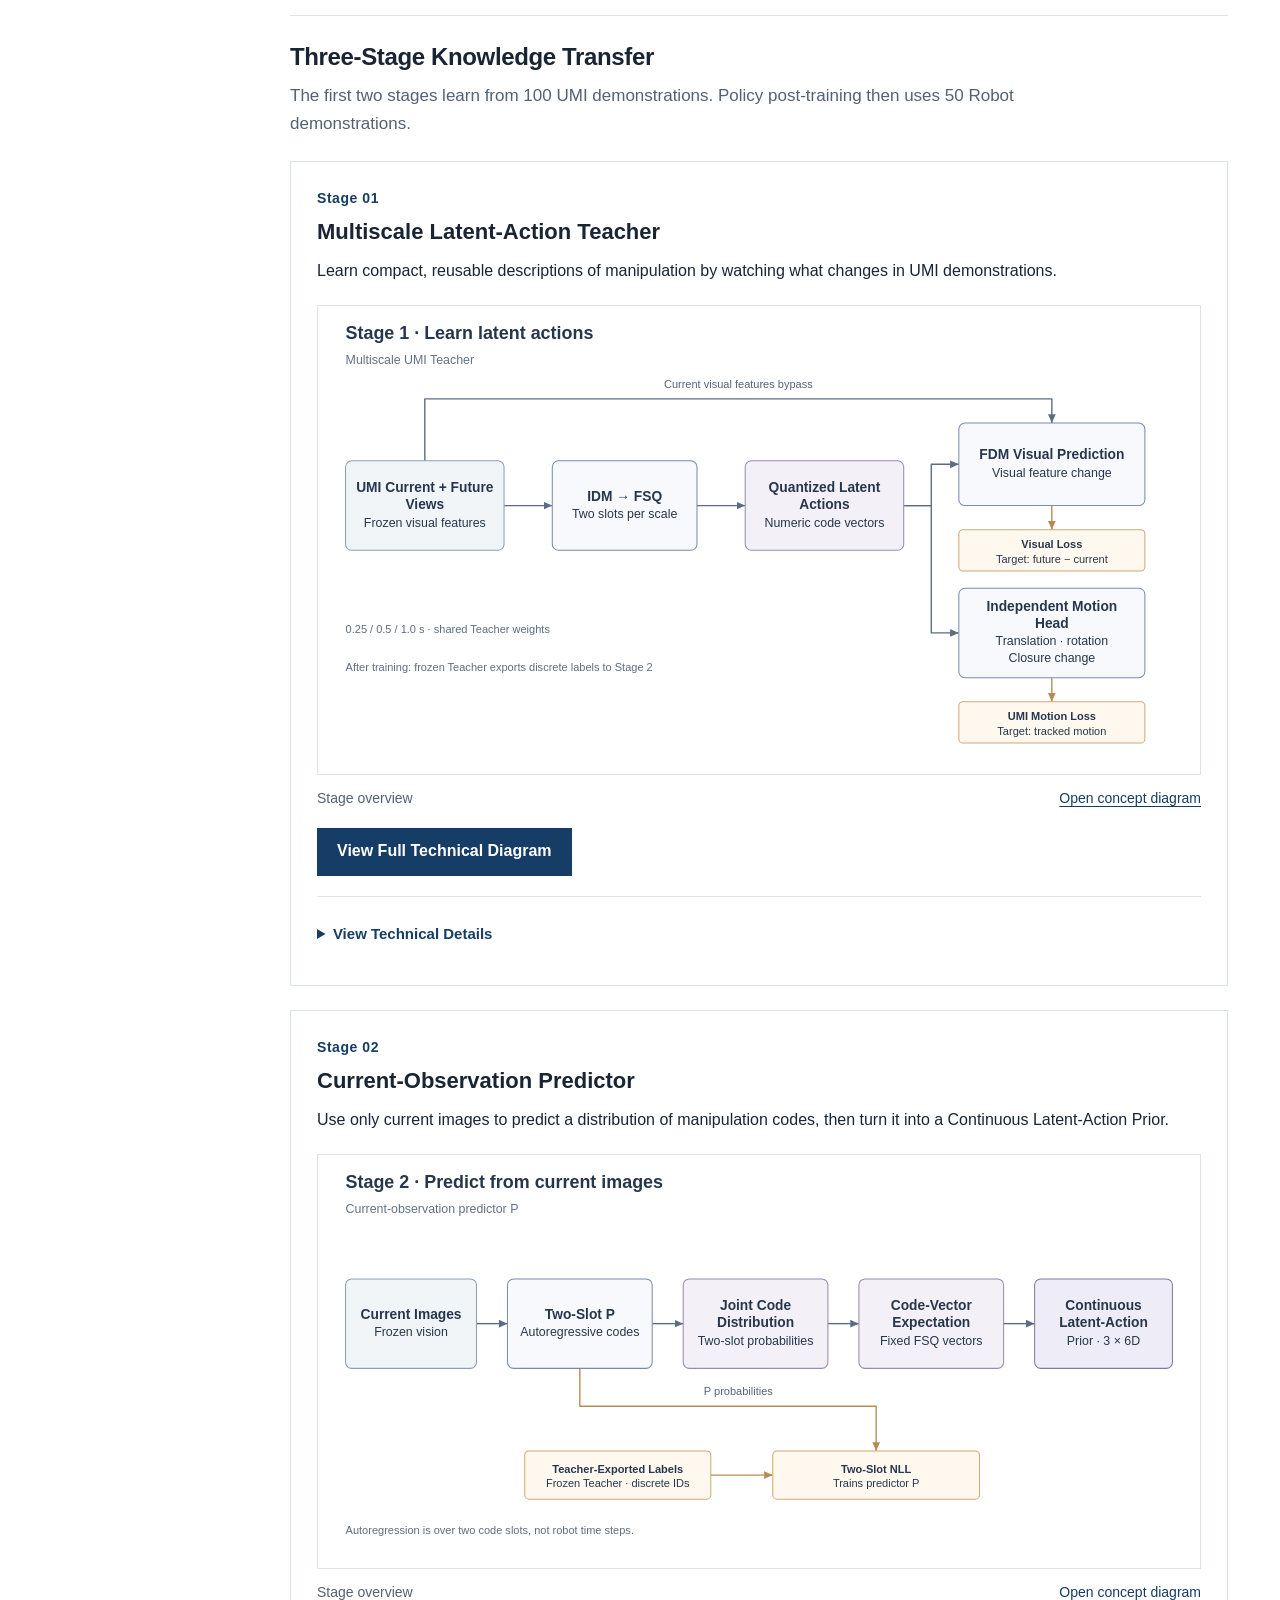
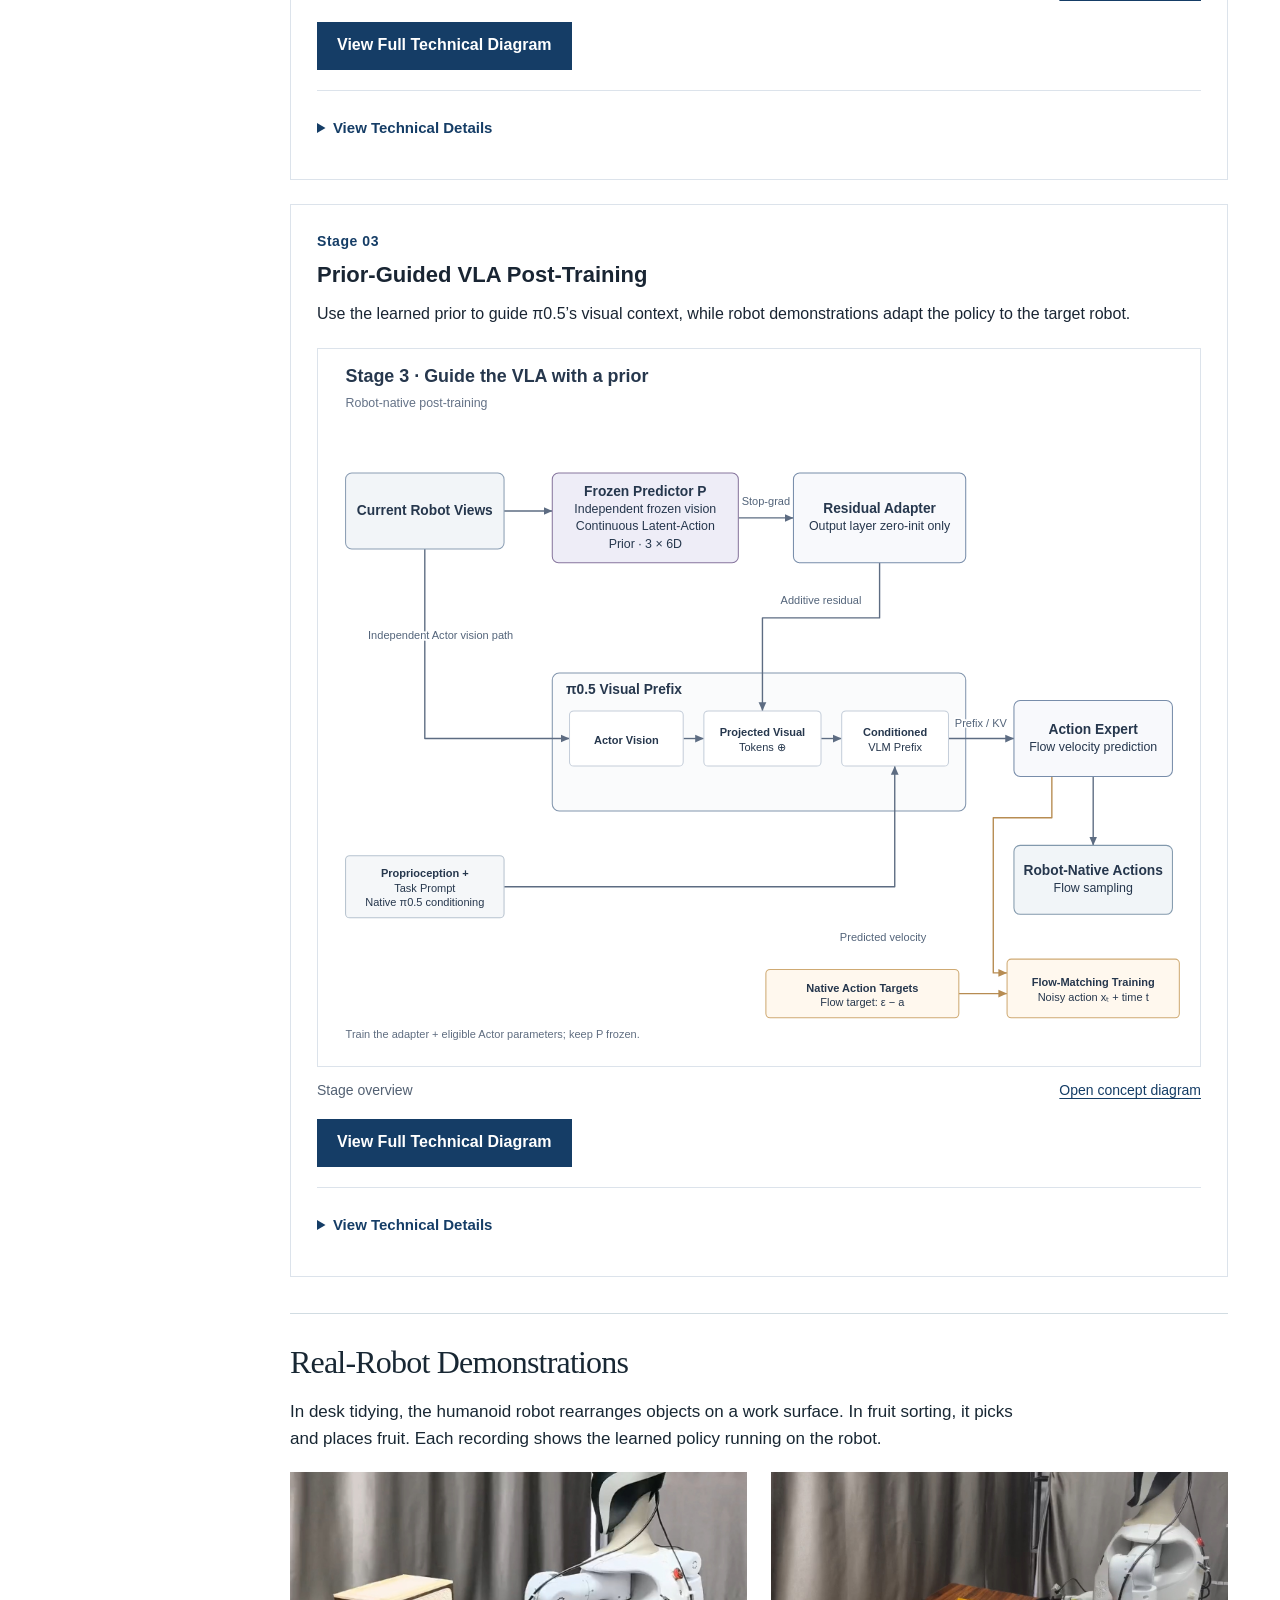
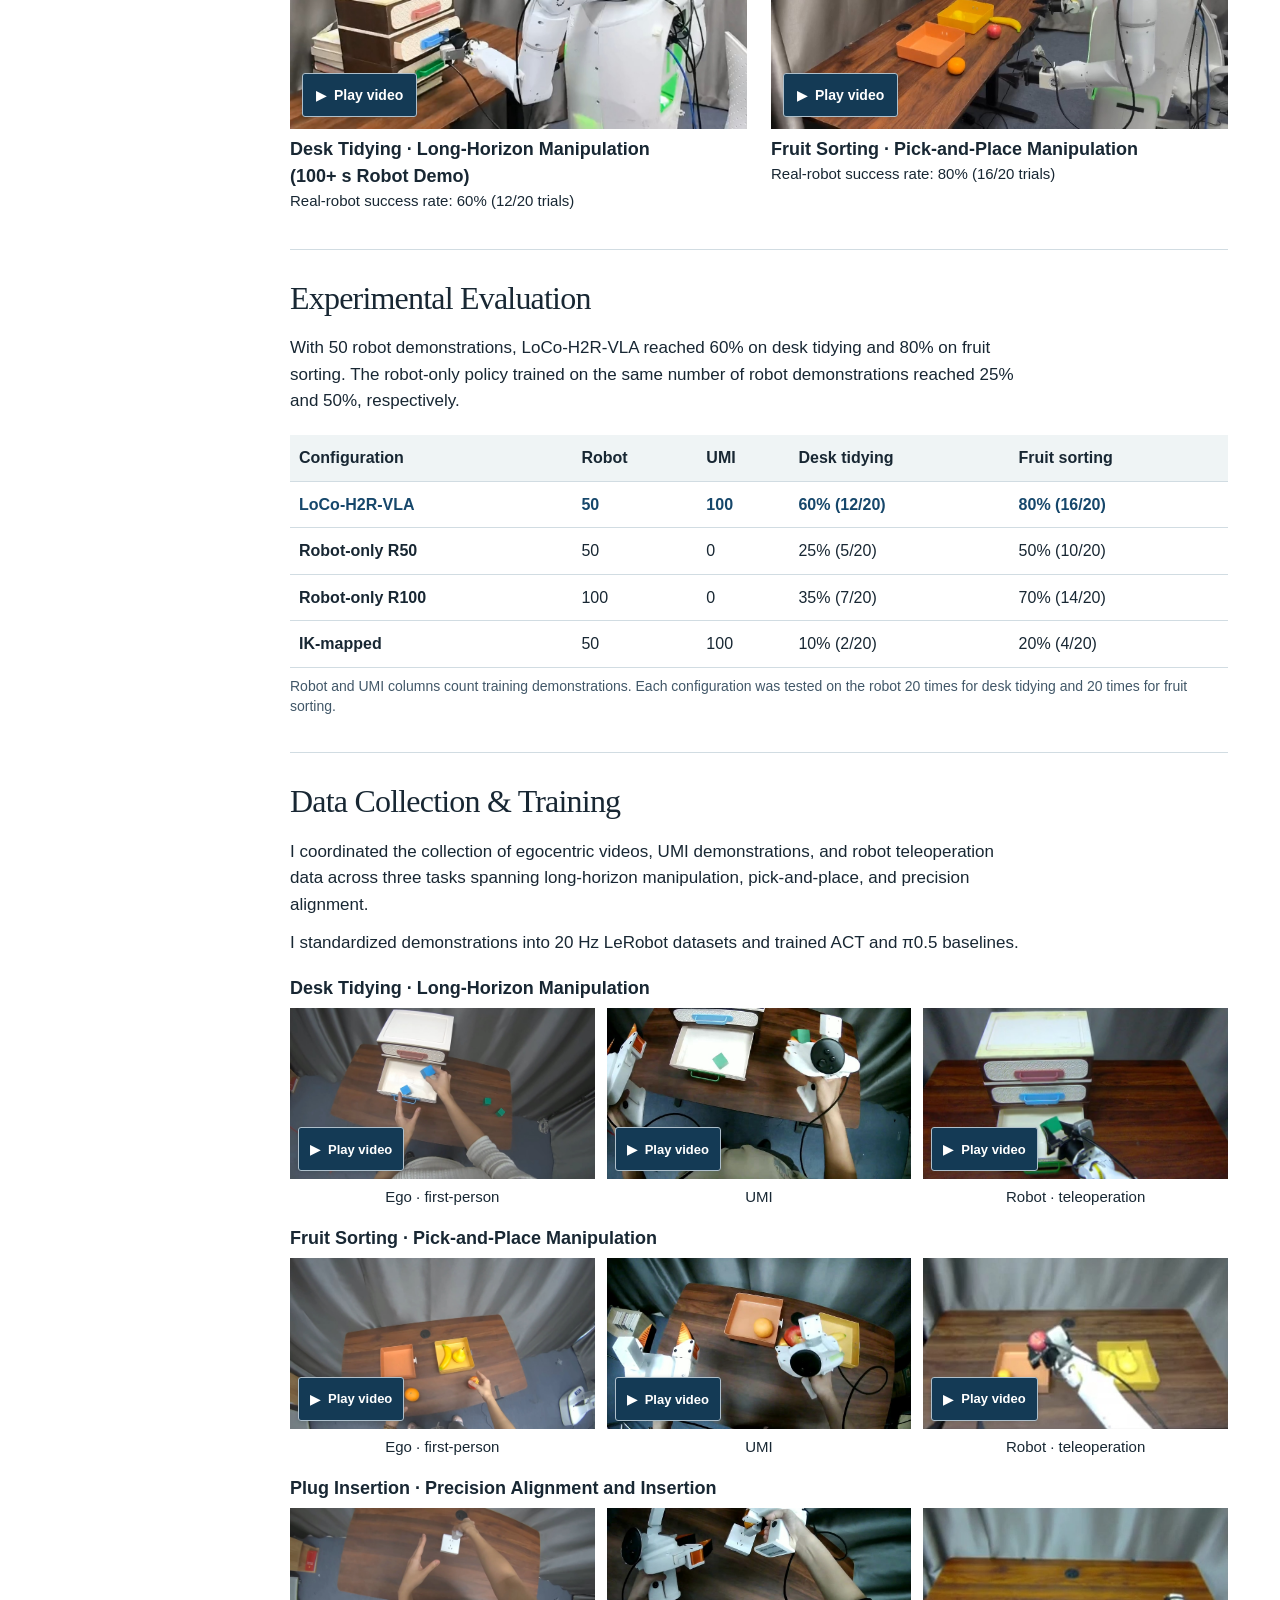
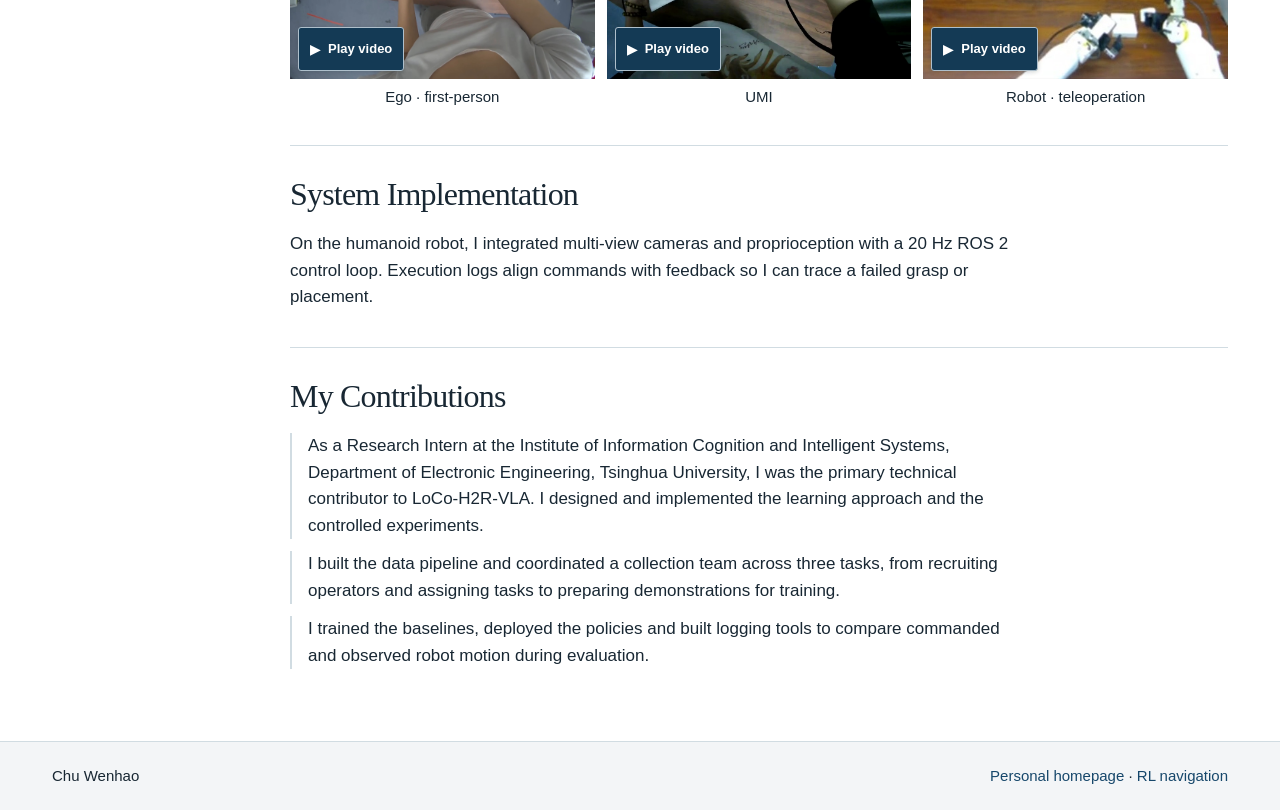
<file: site/projects/heterogeneous-vla/index.html>
<!doctype html><html lang="en"><head><meta charset="utf-8"><meta name="viewport" content="width=device-width,initial-scale=1"><title>Heterogeneous Demonstration Learning for Generalizable Robot Manipulation | Chu Wenhao</title><link rel="alternate" hreflang="en" href="index.html"><link rel="alternate" hreflang="zh-CN" href="../../zh/projects/heterogeneous-vla/index.html"><link rel="stylesheet" href="../../assets/base.css"><link rel="stylesheet" href="../../assets/portfolio.css"><link rel="stylesheet" href="../../assets/method-v2.css"><link rel="stylesheet" href="../../assets/project-layout.css"><script defer src="../../assets/portfolio.js"></script></head><body class="page-vla"><a class="skip" href="#main">Skip to content</a><header class="masthead"><div class="wrap"><a class="brand" href="../../index.html"><span class="brand-name">Chu Wenhao</span><span class="brand-wordmark">Embodied AI Research &amp; Practice</span></a><div class="masthead-right"><p class="masthead-vision">Exploring How Embodied AI and Robotics Can Improve Productivity</p><nav class="navrow" aria-label="Main navigation"><a class="navhome" href="../../index.html#projects">Research projects</a><a class="navcontact" href="../../index.html#contact">Contact</a><span class="language"><a lang="en" data-lang="en" aria-current="page" href="index.html">English</a><span aria-hidden="true">|</span><a lang="zh-CN" data-lang="zh" href="../../zh/projects/heterogeneous-vla/index.html">简体中文</a></span></nav></div></div></header><main class="wrap" id="main" tabindex="-1"><section class="project-title project-hero project-hero--vla" id="overview" aria-labelledby="vla-project-name"><a class="crumb" href="../../index.html#projects">Selected research projects</a><div class="project-hero-grid"><div class="project-hero-copy"><p class="kicker">Humanoid manipulation</p><h1 id="vla-project-name">Heterogeneous Demonstration Learning for Generalizable Robot Manipulation</h1><div class="method-identity"><strong>LoCo-H2R-VLA</strong><span lang="en">Low-Cost Human-to-Robot Transfer for Data-Efficient VLA Post-Training</span></div><div class="project-hero-intro"><p>LoCo-H2R-VLA is designed to combine low-cost human demonstrations, including egocentric (Ego) videos and handheld UMI demonstrations, with limited target-robot teleoperation to reduce the need for expensive robot data and improve policy generalization.</p><p>Using 100 UMI demonstrations to learn manipulation skills and 50 robot demonstrations for policy post-training, we measured 60% success on desk tidying and 80% on fruit sorting. Ego videos have been prepared for the next stage of research.</p></div><p class="meta">Tsinghua University · Research Intern · Aug.–Nov. 2026</p><div class="actions project-hero-actions"><a class="button" href="#method">Explore the method</a><a href="#demos">Watch real-robot demonstrations</a></div></div><div class="project-hero-media"><figure class="overview-image"><img class="" src="../../assets/posters/DEMO-DESK.jpg" width="1600" height="710" alt="Humanoid robot arranging books on a desk" loading="eager"></figure></div></div></section><div class="project-layout"><aside class="side"><nav class="project-toc" aria-label="Project contents"><p>On this page</p><div class="toc"><a href="#overview">Project Overview</a><a href="#motivation">Research Question</a><a href="#method">Method Principles</a><a href="#demos">Real-Robot Demonstrations</a><a href="#evaluation">Experimental Evaluation</a><a href="#data">Data Collection &amp; Training</a><a href="#system">System Implementation</a><a href="#contributions">My Contributions</a></div></nav></aside><div class="project-body-sections"><section class="article-section project-section" id="motivation" aria-labelledby="project-motivation-title"><h2 id="project-motivation-title">Research Question</h2><p>Collecting a demonstration by teleoperation ties up both the robot and its operator. A person can show how to grasp, move and place objects using handheld grippers. Which parts of that experience help a humanoid robot learn the same task with fewer demonstrations on its own hardware?</p></section><section class="article-section project-section" id="method" aria-labelledby="project-method-title"><h2 id="project-method-title">Method Principles</h2><div class="mv2-public" lang="en" data-method-language="en" data-method-visualization="v2-public"><div class="mv2-idea" role="group" aria-labelledby="mv2-idea-title"><div class="mv2-method-heading"><h3 id="mv2-idea-title">How can human demonstrations reduce robot data requirements?</h3><nav class="mv2-language" aria-label="Method language"><span lang="en" aria-current="page">English</span><span aria-hidden="true">|</span><a href="../../zh/projects/heterogeneous-vla/index.html#method" lang="zh-Hans" hreflang="zh-Hans" data-lang="zh">简体中文</a></nav></div><figure class="mv2-diagram"><a class="mv2-diagram-link mv2-desktop-diagram" href="../../assets/method-v2/research_idea.en.svg" data-mv2-viewer="idea" target="_blank" rel="noopener" aria-label="Open concept diagram"><img src="../../assets/method-v2/research_idea.en.svg" width="1440" height="610" alt="Current staged transfer: UMI demonstrations provide manipulation knowledge for VLA post-training and a Humanoid Robot policy. Limited robot demonstrations provide action supervision. Ego videos are prepared for future integration and are separate from the current validated path." loading="lazy"></a><a class="mv2-diagram-link mv2-mobile-diagram" href="../../assets/method-v2/research_idea.mobile.en.svg" data-mv2-viewer="idea.mobile" target="_blank" rel="noopener" aria-label="Open concept diagram"><img src="../../assets/method-v2/research_idea.mobile.en.svg" width="420" height="1090" alt="Current staged transfer: UMI demonstrations provide manipulation knowledge for VLA post-training and a Humanoid Robot policy. Limited robot demonstrations provide action supervision. Ego videos are prepared for future integration and are separate from the current validated path." loading="lazy"></a><figcaption><p>Current validation uses UMI and Robot demonstrations through staged knowledge transfer. Ego data preparation is complete; Ego is a future integration direction.</p><a class="mv2-open-desktop" href="../../assets/method-v2/research_idea.en.svg" data-mv2-viewer="idea" target="_blank" rel="noopener">Open concept diagram</a><a class="mv2-open-mobile" href="../../assets/method-v2/research_idea.mobile.en.svg" data-mv2-viewer="idea.mobile" target="_blank" rel="noopener">Open concept diagram</a></figcaption></figure></div><div class="mv2-pipeline" role="group" aria-labelledby="mv2-pipeline-title"><h3 id="mv2-pipeline-title">Three-Stage Knowledge Transfer</h3><p class="mv2-pipeline-intro">The first two stages learn from 100 UMI demonstrations. Policy post-training then uses 50 Robot demonstrations.</p><ol class="mv2-stages"><li class="mv2-stage" id="mv2-stage-1" data-method-stage="1" aria-labelledby="mv2-stage-1-title"><p class="mv2-eyebrow">Stage 01</p><h4 id="mv2-stage-1-title">Multiscale Latent-Action Teacher</h4><p class="mv2-stage-summary">Learn compact, reusable descriptions of manipulation by watching what changes in UMI demonstrations.</p><figure class="mv2-diagram mv2-desktop-figure"><a class="mv2-diagram-link" href="../../assets/method-v2/overview_stage1.en.svg" data-mv2-viewer="overview_stage1" target="_blank" rel="noopener" aria-label="Open concept diagram: Multiscale Latent-Action Teacher"><img src="../../assets/method-v2/overview_stage1.en.svg" width="1280" height="680" alt="Multiscale Latent-Action Teacher" loading="lazy"></a><figcaption><p>Stage overview</p><a href="../../assets/method-v2/overview_stage1.en.svg" data-mv2-viewer="overview_stage1" target="_blank" rel="noopener">Open concept diagram</a></figcaption></figure><figure class="mv2-diagram mv2-mobile-figure"><a class="mv2-diagram-link" href="../../assets/method-v2/overview_stage1.mobile.en.svg" data-mv2-viewer="overview_stage1.mobile" target="_blank" rel="noopener" aria-label="Open concept diagram: Multiscale Latent-Action Teacher"><img src="../../assets/method-v2/overview_stage1.mobile.en.svg" width="360" height="1360" alt="Multiscale Latent-Action Teacher" loading="lazy"></a><figcaption><p>Stage overview</p><a href="../../assets/method-v2/overview_stage1.mobile.en.svg" data-mv2-viewer="overview_stage1.mobile" target="_blank" rel="noopener">Open concept diagram</a></figcaption></figure><a class="mv2-technical-button" data-full-technical data-mv2-viewer="technical_stage1_teacher" href="../../assets/method-v2/stage1_teacher.en.svg" target="_blank" rel="noopener">View Full Technical Diagram</a><details class="mv2-explanation mv2-stage-technical" data-stage-technical="1"><summary>View Technical Details</summary><p>Visual features also reach the FDM through a current-observation bypass. A separate motion head uses the quantized code vectors. Both reconstruction objectives train the IDM through the FSQ straight-through path.</p><figure class="mv2-diagram "><a class="mv2-diagram-link" href="../../assets/method-v2/stage1_teacher.en.svg" data-mv2-viewer="technical_stage1_teacher" target="_blank" rel="noopener" aria-label="Open concept diagram: Multiscale Latent-Action Teacher"><img src="../../assets/method-v2/stage1_teacher.en.svg" width="1440" height="1280" alt="Multiscale Latent-Action Teacher" loading="lazy"></a><figcaption><p></p><a href="../../assets/method-v2/stage1_teacher.en.svg" data-mv2-viewer="technical_stage1_teacher" target="_blank" rel="noopener">Open concept diagram</a></figcaption></figure></details></li><li class="mv2-stage" id="mv2-stage-2" data-method-stage="2" aria-labelledby="mv2-stage-2-title"><p class="mv2-eyebrow">Stage 02</p><h4 id="mv2-stage-2-title">Current-Observation Predictor</h4><p class="mv2-stage-summary">Use only current images to predict a distribution of manipulation codes, then turn it into a Continuous Latent-Action Prior.</p><figure class="mv2-diagram mv2-desktop-figure"><a class="mv2-diagram-link" href="../../assets/method-v2/overview_stage2.en.svg" data-mv2-viewer="overview_stage2" target="_blank" rel="noopener" aria-label="Open concept diagram: Current-Observation Predictor"><img src="../../assets/method-v2/overview_stage2.en.svg" width="1280" height="600" alt="Current-Observation Predictor" loading="lazy"></a><figcaption><p>Stage overview</p><a href="../../assets/method-v2/overview_stage2.en.svg" data-mv2-viewer="overview_stage2" target="_blank" rel="noopener">Open concept diagram</a></figcaption></figure><figure class="mv2-diagram mv2-mobile-figure"><a class="mv2-diagram-link" href="../../assets/method-v2/overview_stage2.mobile.en.svg" data-mv2-viewer="overview_stage2.mobile" target="_blank" rel="noopener" aria-label="Open concept diagram: Current-Observation Predictor"><img src="../../assets/method-v2/overview_stage2.mobile.en.svg" width="360" height="1330" alt="Current-Observation Predictor" loading="lazy"></a><figcaption><p>Stage overview</p><a href="../../assets/method-v2/overview_stage2.mobile.en.svg" data-mv2-viewer="overview_stage2.mobile" target="_blank" rel="noopener">Open concept diagram</a></figcaption></figure><a class="mv2-technical-button" data-full-technical data-mv2-viewer="technical_stage2_predictor" href="../../assets/method-v2/stage2_predictor.en.svg" target="_blank" rel="noopener">View Full Technical Diagram</a><details class="mv2-explanation mv2-stage-technical" data-stage-technical="2"><summary>View Technical Details</summary><p>Autoregression is between code slots. Exported Teacher labels supervise two-slot NLL during UMI training; the distribution expectation is used for subsequent policy conditioning.</p><figure class="mv2-diagram "><a class="mv2-diagram-link" href="../../assets/method-v2/stage2_predictor.en.svg" data-mv2-viewer="technical_stage2_predictor" target="_blank" rel="noopener" aria-label="Open concept diagram: Current-Observation Predictor"><img src="../../assets/method-v2/stage2_predictor.en.svg" width="1440" height="800" alt="Current-Observation Predictor" loading="lazy"></a><figcaption><p></p><a href="../../assets/method-v2/stage2_predictor.en.svg" data-mv2-viewer="technical_stage2_predictor" target="_blank" rel="noopener">Open concept diagram</a></figcaption></figure></details></li><li class="mv2-stage" id="mv2-stage-3" data-method-stage="3" aria-labelledby="mv2-stage-3-title"><p class="mv2-eyebrow">Stage 03</p><h4 id="mv2-stage-3-title">Prior-Guided VLA Post-Training</h4><p class="mv2-stage-summary">Use the learned prior to guide π0.5’s visual context, while robot demonstrations adapt the policy to the target robot.</p><figure class="mv2-diagram mv2-desktop-figure"><a class="mv2-diagram-link" href="../../assets/method-v2/overview_stage3.en.svg" data-mv2-viewer="overview_stage3" target="_blank" rel="noopener" aria-label="Open concept diagram: Prior-Guided VLA Post-Training"><img src="../../assets/method-v2/overview_stage3.en.svg" width="1280" height="1040" alt="Prior-Guided VLA Post-Training" loading="lazy"></a><figcaption><p>Stage overview</p><a href="../../assets/method-v2/overview_stage3.en.svg" data-mv2-viewer="overview_stage3" target="_blank" rel="noopener">Open concept diagram</a></figcaption></figure><figure class="mv2-diagram mv2-mobile-figure"><a class="mv2-diagram-link" href="../../assets/method-v2/overview_stage3.mobile.en.svg" data-mv2-viewer="overview_stage3.mobile" target="_blank" rel="noopener" aria-label="Open concept diagram: Prior-Guided VLA Post-Training"><img src="../../assets/method-v2/overview_stage3.mobile.en.svg" width="360" height="1830" alt="Prior-Guided VLA Post-Training" loading="lazy"></a><figcaption><p>Stage overview</p><a href="../../assets/method-v2/overview_stage3.mobile.en.svg" data-mv2-viewer="overview_stage3.mobile" target="_blank" rel="noopener">Open concept diagram</a></figcaption></figure><a class="mv2-technical-button" data-full-technical data-mv2-viewer="technical_stage3_policy" href="../../assets/method-v2/stage3_policy.en.svg" target="_blank" rel="noopener">View Full Technical Diagram</a><details class="mv2-explanation mv2-stage-technical" data-stage-technical="3"><summary>View Technical Details</summary><p>Current robot images enter two independent visual paths. The prior is detached before the adapter, and its 2048D residual is added only to valid visual tokens. Native state and the task prompt condition the policy through the existing prefix path.</p><figure class="mv2-diagram "><a class="mv2-diagram-link" href="../../assets/method-v2/stage3_policy.en.svg" data-mv2-viewer="technical_stage3_policy" target="_blank" rel="noopener" aria-label="Open concept diagram: Prior-Guided VLA Post-Training"><img src="../../assets/method-v2/stage3_policy.en.svg" width="1500" height="1370" alt="Prior-Guided VLA Post-Training" loading="lazy"></a><figcaption><p></p><a href="../../assets/method-v2/stage3_policy.en.svg" data-mv2-viewer="technical_stage3_policy" target="_blank" rel="noopener">Open concept diagram</a></figcaption></figure></details></li></ol></div><dialog class="mv2-viewer" id="mv2-diagram-viewer" aria-labelledby="mv2-viewer-heading" lang="en"><div class="mv2-viewer-shell"><div class="mv2-viewer-top"><strong id="mv2-viewer-heading">Diagram viewer</strong><button type="button" data-mv2-close autofocus>Close</button></div><div class="mv2-viewer-controls"><button type="button" data-mv2-zoom-out>Zoom out</button><button type="button" data-mv2-zoom-in>Zoom in</button><button type="button" data-mv2-fit>Fit</button><button type="button" data-mv2-actual>100%</button><button type="button" data-mv2-fullscreen>Full screen</button><span data-mv2-zoom-status aria-live="polite">100%</span><button type="button" data-mv2-image-language="en" lang="en">English</button><button type="button" data-mv2-image-language="zh" lang="zh-Hans">简体中文</button></div><p class="mv2-viewer-hint">Zoom to read the original diagram. Scroll to inspect it; press Escape to close.</p><p class="mv2-viewer-error" role="status" hidden>The diagram could not be loaded. Use its direct link to open it.</p><div class="mv2-viewer-scroll"><div class="mv2-viewer-canvas"><img class="mv2-viewer-image" alt=""></div></div></div></dialog><script id="mv2-diagram-catalog" type="application/json">{"idea": {"title": {"en": "How can human demonstrations reduce robot data requirements?", "zh": "人类示范如何减少机器人数据需求？"}, "sources": {"en": "../../assets/method-v2/research_idea.en.svg", "zh": "../../assets/method-v2/research_idea.zh.svg"}}, "idea.mobile": {"title": {"en": "How can human demonstrations reduce robot data requirements?", "zh": "人类示范如何减少机器人数据需求？"}, "sources": {"en": "../../assets/method-v2/research_idea.mobile.en.svg", "zh": "../../assets/method-v2/research_idea.mobile.zh.svg"}}, "overview_stage1": {"title": {"en": "Multiscale Latent-Action Teacher", "zh": "多尺度潜动作教师"}, "sources": {"en": "../../assets/method-v2/overview_stage1.en.svg", "zh": "../../assets/method-v2/overview_stage1.zh.svg"}}, "overview_stage1.mobile": {"title": {"en": "Multiscale Latent-Action Teacher", "zh": "多尺度潜动作教师"}, "sources": {"en": "../../assets/method-v2/overview_stage1.mobile.en.svg", "zh": "../../assets/method-v2/overview_stage1.mobile.zh.svg"}}, "technical_stage1_teacher": {"title": {"en": "Multiscale Latent-Action Teacher", "zh": "多尺度潜动作教师"}, "sources": {"en": "../../assets/method-v2/stage1_teacher.en.svg", "zh": "../../assets/method-v2/stage1_teacher.zh.svg"}}, "overview_stage2": {"title": {"en": "Current-Observation Predictor", "zh": "当前观测潜动作预测器"}, "sources": {"en": "../../assets/method-v2/overview_stage2.en.svg", "zh": "../../assets/method-v2/overview_stage2.zh.svg"}}, "overview_stage2.mobile": {"title": {"en": "Current-Observation Predictor", "zh": "当前观测潜动作预测器"}, "sources": {"en": "../../assets/method-v2/overview_stage2.mobile.en.svg", "zh": "../../assets/method-v2/overview_stage2.mobile.zh.svg"}}, "technical_stage2_predictor": {"title": {"en": "Current-Observation Predictor", "zh": "当前观测潜动作预测器"}, "sources": {"en": "../../assets/method-v2/stage2_predictor.en.svg", "zh": "../../assets/method-v2/stage2_predictor.zh.svg"}}, "overview_stage3": {"title": {"en": "Prior-Guided VLA Post-Training", "zh": "先验引导的VLA后训练"}, "sources": {"en": "../../assets/method-v2/overview_stage3.en.svg", "zh": "../../assets/method-v2/overview_stage3.zh.svg"}}, "overview_stage3.mobile": {"title": {"en": "Prior-Guided VLA Post-Training", "zh": "先验引导的VLA后训练"}, "sources": {"en": "../../assets/method-v2/overview_stage3.mobile.en.svg", "zh": "../../assets/method-v2/overview_stage3.mobile.zh.svg"}}, "technical_stage3_policy": {"title": {"en": "Prior-Guided VLA Post-Training", "zh": "先验引导的VLA后训练"}, "sources": {"en": "../../assets/method-v2/stage3_policy.en.svg", "zh": "../../assets/method-v2/stage3_policy.zh.svg"}}}</script><script id="mv2-viewer-copy" type="application/json">{"title": "Diagram viewer", "close": "Close", "fit": "Fit", "actual": "100%", "zoom_in": "Zoom in", "zoom_out": "Zoom out", "fullscreen": "Full screen", "exit_fullscreen": "Exit full screen", "hint": "Zoom to read the original diagram. Scroll to inspect it; press Escape to close.", "error": "The diagram could not be loaded. Use its direct link to open it."}</script><script defer src="../../assets/method-v2.js"></script></div></section><section class="article-section project-section" id="demos" aria-labelledby="project-demos-title"><h2 id="project-demos-title">Real-Robot Demonstrations</h2><p>In desk tidying, the humanoid robot rearranges objects on a work surface. In fruit sorting, it picks and places fruit. Each recording shows the learned policy running on the robot.</p><div class="demo-grid"><figure class="recording" data-media="DEMO-DESK" data-source="../../assets/videos/DEMO-DESK.mp4"><noscript><a href="../../assets/videos/DEMO-DESK.mp4">Play video</a></noscript><div class="frame"><img class="" src="../../assets/posters/DEMO-DESK.jpg" width="1600" height="710" alt="Desk Tidying" loading="lazy"><button type="button" hidden aria-label="Play video · Desk Tidying · Long-Horizon Manipulation"><span aria-hidden="true">▶</span>Play video</button></div><figcaption><strong>Desk Tidying · Long-Horizon Manipulation <span class="demo-duration">(100+ s Robot Demo)</span></strong>Real-robot success rate: 60% (12/20 trials)</figcaption></figure><figure class="recording" data-media="DEMO-FRUIT" data-source="../../assets/videos/DEMO-FRUIT.mp4"><noscript><a href="../../assets/videos/DEMO-FRUIT.mp4">Play video</a></noscript><div class="frame"><img class="" src="../../assets/posters/DEMO-FRUIT.jpg" width="1280" height="720" alt="Fruit Sorting" loading="lazy"><button type="button" hidden aria-label="Play video · Fruit Sorting · Pick-and-Place Manipulation"><span aria-hidden="true">▶</span>Play video</button></div><figcaption><strong>Fruit Sorting · Pick-and-Place Manipulation</strong>Real-robot success rate: 80% (16/20 trials)</figcaption></figure></div></section><section class="article-section project-section" id="evaluation" aria-labelledby="project-evaluation-title"><h2 id="project-evaluation-title">Experimental Evaluation</h2><p>With 50 robot demonstrations, LoCo-H2R-VLA reached 60% on desk tidying and 80% on fruit sorting. The robot-only policy trained on the same number of robot demonstrations reached 25% and 50%, respectively.</p><div class="table-area"><table><thead><tr><th scope="col">Configuration</th><th scope="col">Robot</th><th scope="col">UMI</th><th scope="col">Desk tidying</th><th scope="col">Fruit sorting</th></tr></thead><tbody><tr><th scope="row">LoCo-H2R-VLA</th><td>50</td><td>100</td><td>60% <span>(12/20)</span></td><td>80% <span>(16/20)</span></td></tr><tr><th scope="row">Robot-only R50</th><td>50</td><td>0</td><td>25% <span>(5/20)</span></td><td>50% <span>(10/20)</span></td></tr><tr><th scope="row">Robot-only R100</th><td>100</td><td>0</td><td>35% <span>(7/20)</span></td><td>70% <span>(14/20)</span></td></tr><tr><th scope="row">IK-mapped</th><td>50</td><td>100</td><td>10% <span>(2/20)</span></td><td>20% <span>(4/20)</span></td></tr></tbody></table><p class="caption">Robot and UMI columns count training demonstrations. Each configuration was tested on the robot 20 times for desk tidying and 20 times for fruit sorting.</p></div></section><section class="article-section project-section" id="data" aria-labelledby="project-data-title"><span class="project-anchor-alias" id="collection" aria-hidden="true"></span><h2 id="project-data-title">Data Collection &amp; Training</h2><p>I coordinated the collection of egocentric videos, UMI demonstrations, and robot teleoperation data across three tasks spanning long-horizon manipulation, pick-and-place, and precision alignment.</p><p>I standardized demonstrations into 20 Hz LeRobot datasets and trained ACT and π0.5 baselines.</p><div class="gallery"><div class="gallery-row"><h3>Desk Tidying · Long-Horizon Manipulation</h3><div class="sources"><figure class="recording" data-media="DATA-DESK-EGO" data-source="../../assets/videos/DATA-DESK-EGO.mp4"><noscript><a href="../../assets/videos/DATA-DESK-EGO.mp4">Play video</a></noscript><div class="frame"><img class="" src="../../assets/posters/DATA-DESK-EGO.jpg" width="1600" height="930" alt="Desk Tidying · Ego · first-person" loading="lazy"><button type="button" hidden aria-label="Play video · Desk Tidying · Ego · first-person"><span aria-hidden="true">▶</span>Play video</button></div><figcaption>Ego · first-person</figcaption></figure><figure class="recording" data-media="DATA-DESK-UMI" data-source="../../assets/videos/DATA-DESK-UMI.mp4"><noscript><a href="../../assets/videos/DATA-DESK-UMI.mp4">Play video</a></noscript><div class="frame"><img class="" src="../../assets/posters/DATA-DESK-UMI.jpg" width="960" height="540" alt="Desk Tidying · UMI" loading="lazy"><button type="button" hidden aria-label="Play video · Desk Tidying · UMI"><span aria-hidden="true">▶</span>Play video</button></div><figcaption>UMI</figcaption></figure><figure class="recording" data-media="DATA-DESK-ROBOT" data-source="../../assets/videos/DATA-DESK-ROBOT.mp4"><noscript><a href="../../assets/videos/DATA-DESK-ROBOT.mp4">Play video</a></noscript><div class="frame"><img class="" src="../../assets/posters/DATA-DESK-ROBOT.jpg" width="640" height="480" alt="Desk Tidying · Robot · teleoperation" loading="lazy"><button type="button" hidden aria-label="Play video · Desk Tidying · Robot · teleoperation"><span aria-hidden="true">▶</span>Play video</button></div><figcaption>Robot · teleoperation</figcaption></figure></div></div><div class="gallery-row"><h3>Fruit Sorting · Pick-and-Place Manipulation</h3><div class="sources"><figure class="recording" data-media="DATA-FRUIT-EGO" data-source="../../assets/videos/DATA-FRUIT-EGO.mp4"><noscript><a href="../../assets/videos/DATA-FRUIT-EGO.mp4">Play video</a></noscript><div class="frame"><img class="" src="../../assets/posters/DATA-FRUIT-EGO.jpg" width="1600" height="930" alt="Fruit Sorting · Ego · first-person" loading="lazy"><button type="button" hidden aria-label="Play video · Fruit Sorting · Ego · first-person"><span aria-hidden="true">▶</span>Play video</button></div><figcaption>Ego · first-person</figcaption></figure><figure class="recording" data-media="DATA-FRUIT-UMI" data-source="../../assets/videos/DATA-FRUIT-UMI.mp4"><noscript><a href="../../assets/videos/DATA-FRUIT-UMI.mp4">Play video</a></noscript><div class="frame"><img class="" src="../../assets/posters/DATA-FRUIT-UMI.jpg" width="960" height="540" alt="Fruit Sorting · UMI" loading="lazy"><button type="button" hidden aria-label="Play video · Fruit Sorting · UMI"><span aria-hidden="true">▶</span>Play video</button></div><figcaption>UMI</figcaption></figure><figure class="recording" data-media="DATA-FRUIT-ROBOT" data-source="../../assets/videos/DATA-FRUIT-ROBOT.mp4"><noscript><a href="../../assets/videos/DATA-FRUIT-ROBOT.mp4">Play video</a></noscript><div class="frame"><img class="" src="../../assets/posters/DATA-FRUIT-ROBOT.jpg" width="448" height="448" alt="Fruit Sorting · Robot · teleoperation" loading="lazy"><button type="button" hidden aria-label="Play video · Fruit Sorting · Robot · teleoperation"><span aria-hidden="true">▶</span>Play video</button></div><figcaption>Robot · teleoperation</figcaption></figure></div></div><div class="gallery-row"><h3>Plug Insertion · Precision Alignment and Insertion</h3><div class="sources"><figure class="recording" data-media="DATA-PLUG-EGO" data-source="../../assets/videos/DATA-PLUG-EGO.mp4"><noscript><a href="../../assets/videos/DATA-PLUG-EGO.mp4">Play video</a></noscript><div class="frame"><img class="" src="../../assets/posters/DATA-PLUG-EGO.jpg" width="1600" height="930" alt="Plug Insertion · Ego · first-person" loading="lazy"><button type="button" hidden aria-label="Play video · Plug Insertion · Ego · first-person"><span aria-hidden="true">▶</span>Play video</button></div><figcaption>Ego · first-person</figcaption></figure><figure class="recording" data-media="DATA-PLUG-UMI" data-source="../../assets/videos/DATA-PLUG-UMI.mp4"><noscript><a href="../../assets/videos/DATA-PLUG-UMI.mp4">Play video</a></noscript><div class="frame"><img class="" src="../../assets/posters/DATA-PLUG-UMI.jpg" width="960" height="540" alt="Plug Insertion · UMI" loading="lazy"><button type="button" hidden aria-label="Play video · Plug Insertion · UMI"><span aria-hidden="true">▶</span>Play video</button></div><figcaption>UMI</figcaption></figure><figure class="recording" data-media="DATA-PLUG-ROBOT" data-source="../../assets/videos/DATA-PLUG-ROBOT.mp4"><noscript><a href="../../assets/videos/DATA-PLUG-ROBOT.mp4">Play video</a></noscript><div class="frame"><img class="" src="../../assets/posters/DATA-PLUG-ROBOT.jpg" width="448" height="448" alt="Plug Insertion · Robot · teleoperation" loading="lazy"><button type="button" hidden aria-label="Play video · Plug Insertion · Robot · teleoperation"><span aria-hidden="true">▶</span>Play video</button></div><figcaption>Robot · teleoperation</figcaption></figure></div></div></div></section><section class="article-section project-section" id="system" aria-labelledby="project-system-title"><span class="project-anchor-alias" id="deployment" aria-hidden="true"></span><h2 id="project-system-title">System Implementation</h2><p>On the humanoid robot, I integrated multi-view cameras and proprioception with a 20 Hz ROS 2 control loop. Execution logs align commands with feedback so I can trace a failed grasp or placement.</p></section><section class="article-section project-section" id="contributions" aria-labelledby="project-contributions-title"><h2 id="project-contributions-title">My Contributions</h2><p>As a Research Intern at the Institute of Information Cognition and Intelligent Systems, Department of Electronic Engineering, Tsinghua University, I was the primary technical contributor to LoCo-H2R-VLA. I designed and implemented the learning approach and the controlled experiments.</p><p>I built the data pipeline and coordinated a collection team across three tasks, from recruiting operators and assigning tasks to preparing demonstrations for training.</p><p>I trained the baselines, deployed the policies and built logging tools to compare commanded and observed robot motion during evaluation.</p></section></div></div></main><footer><div class="wrap"><span>Chu Wenhao</span><nav aria-label="Footer navigation"><a href="../../index.html">Personal homepage</a> · <a href="../rl-navigation/index.html">RL navigation</a></nav></div></footer></body></html>
</file>
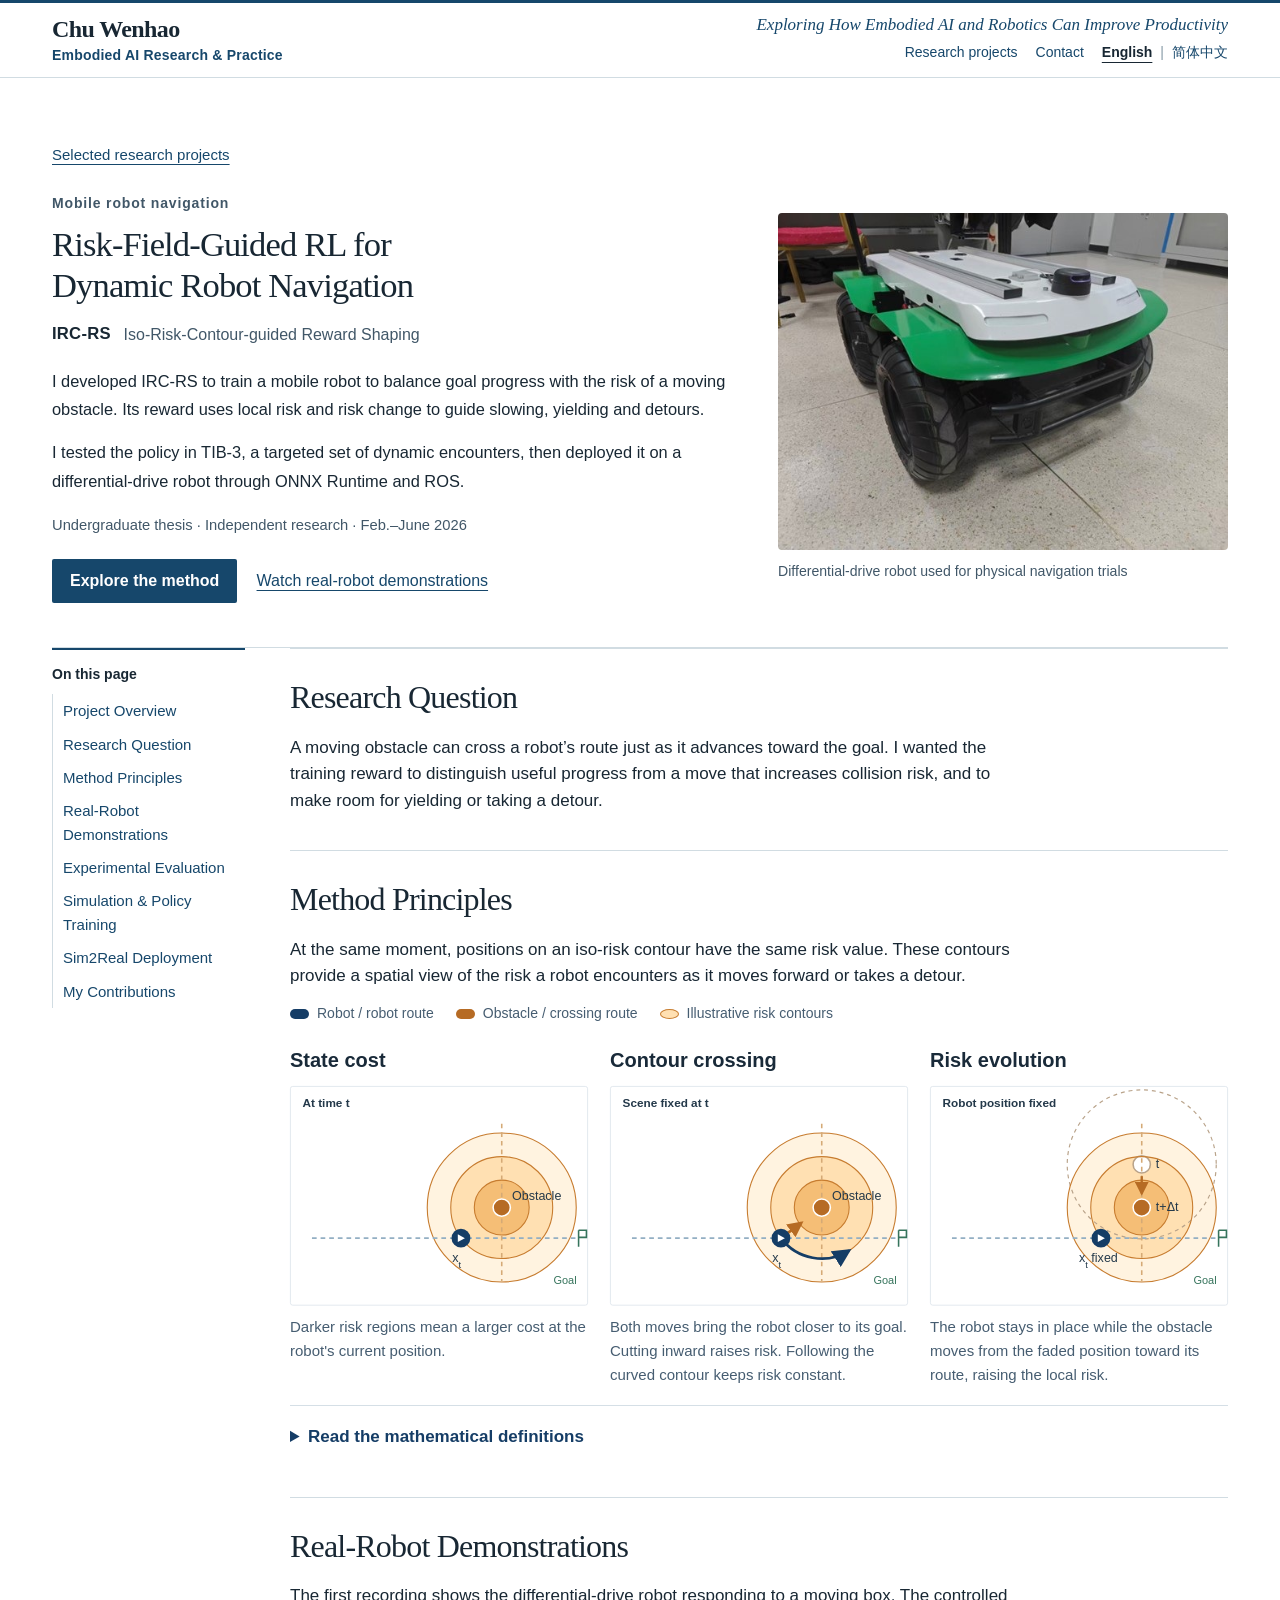
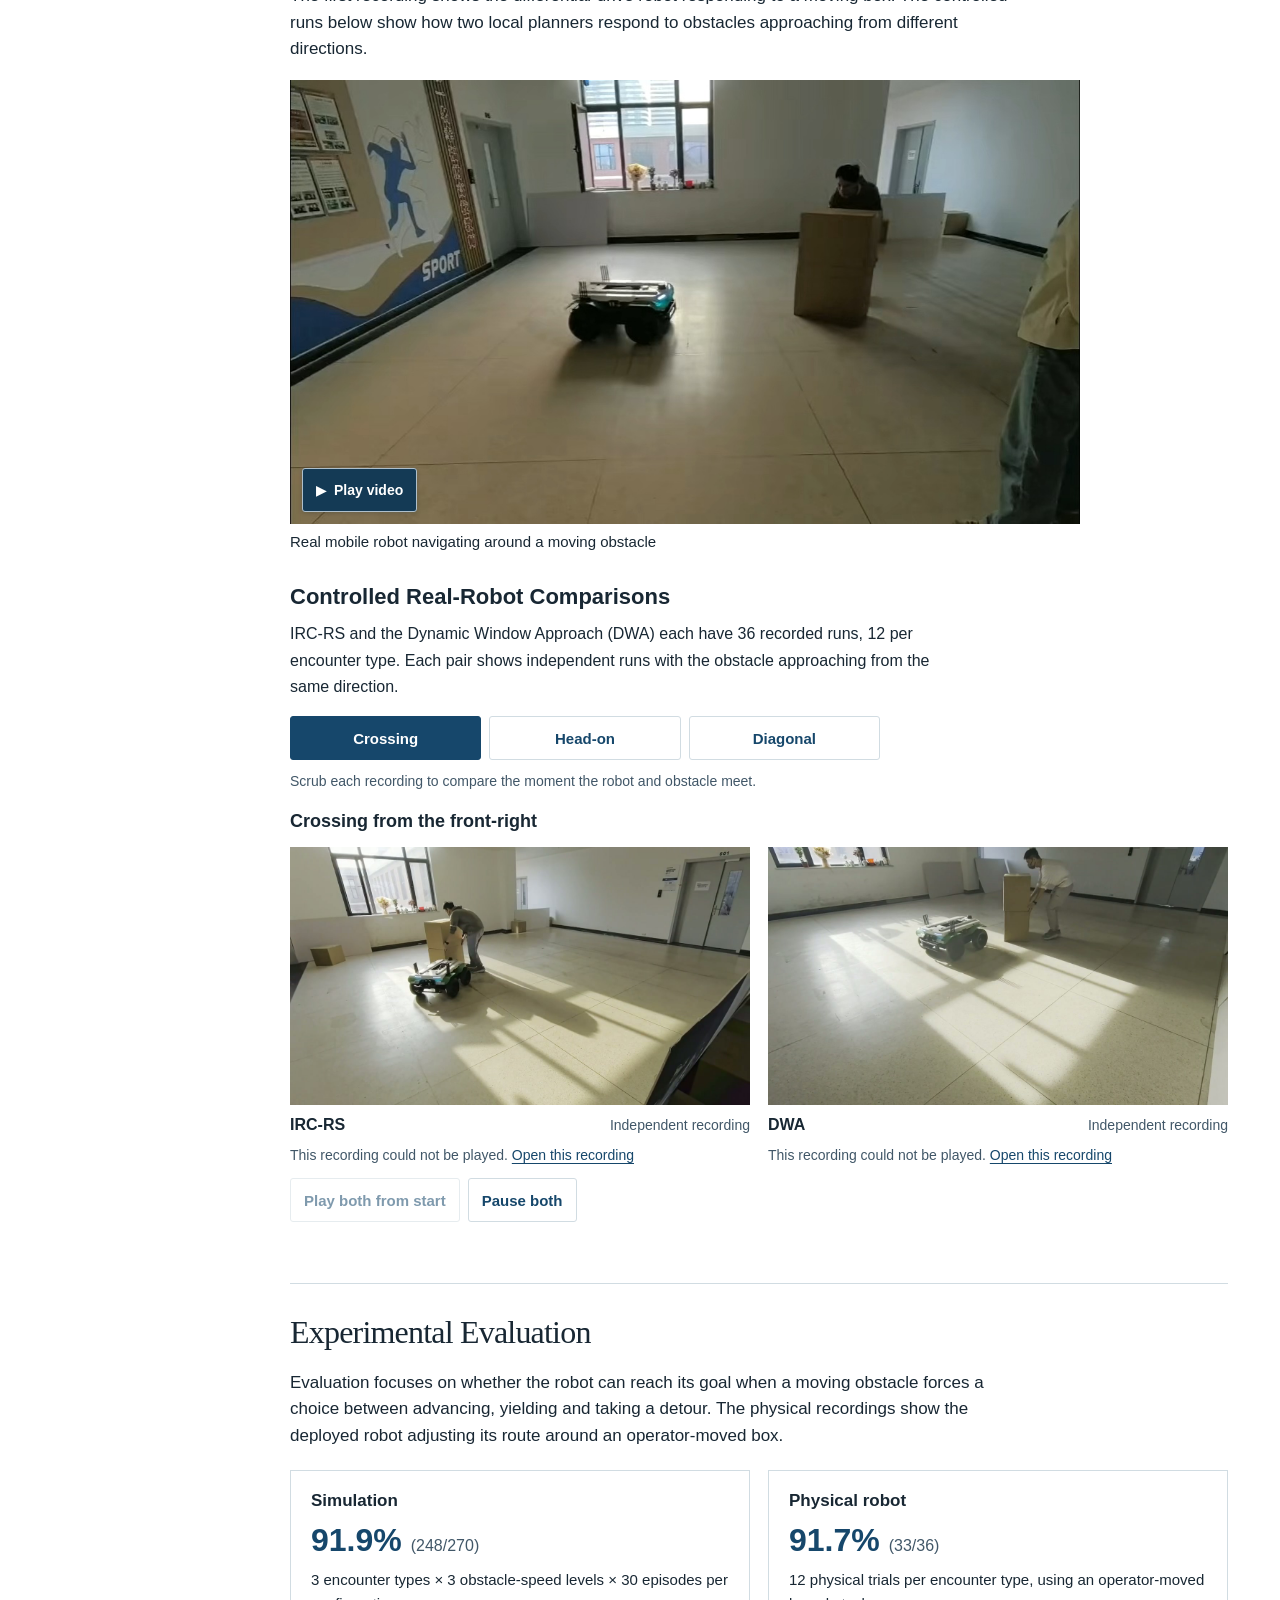
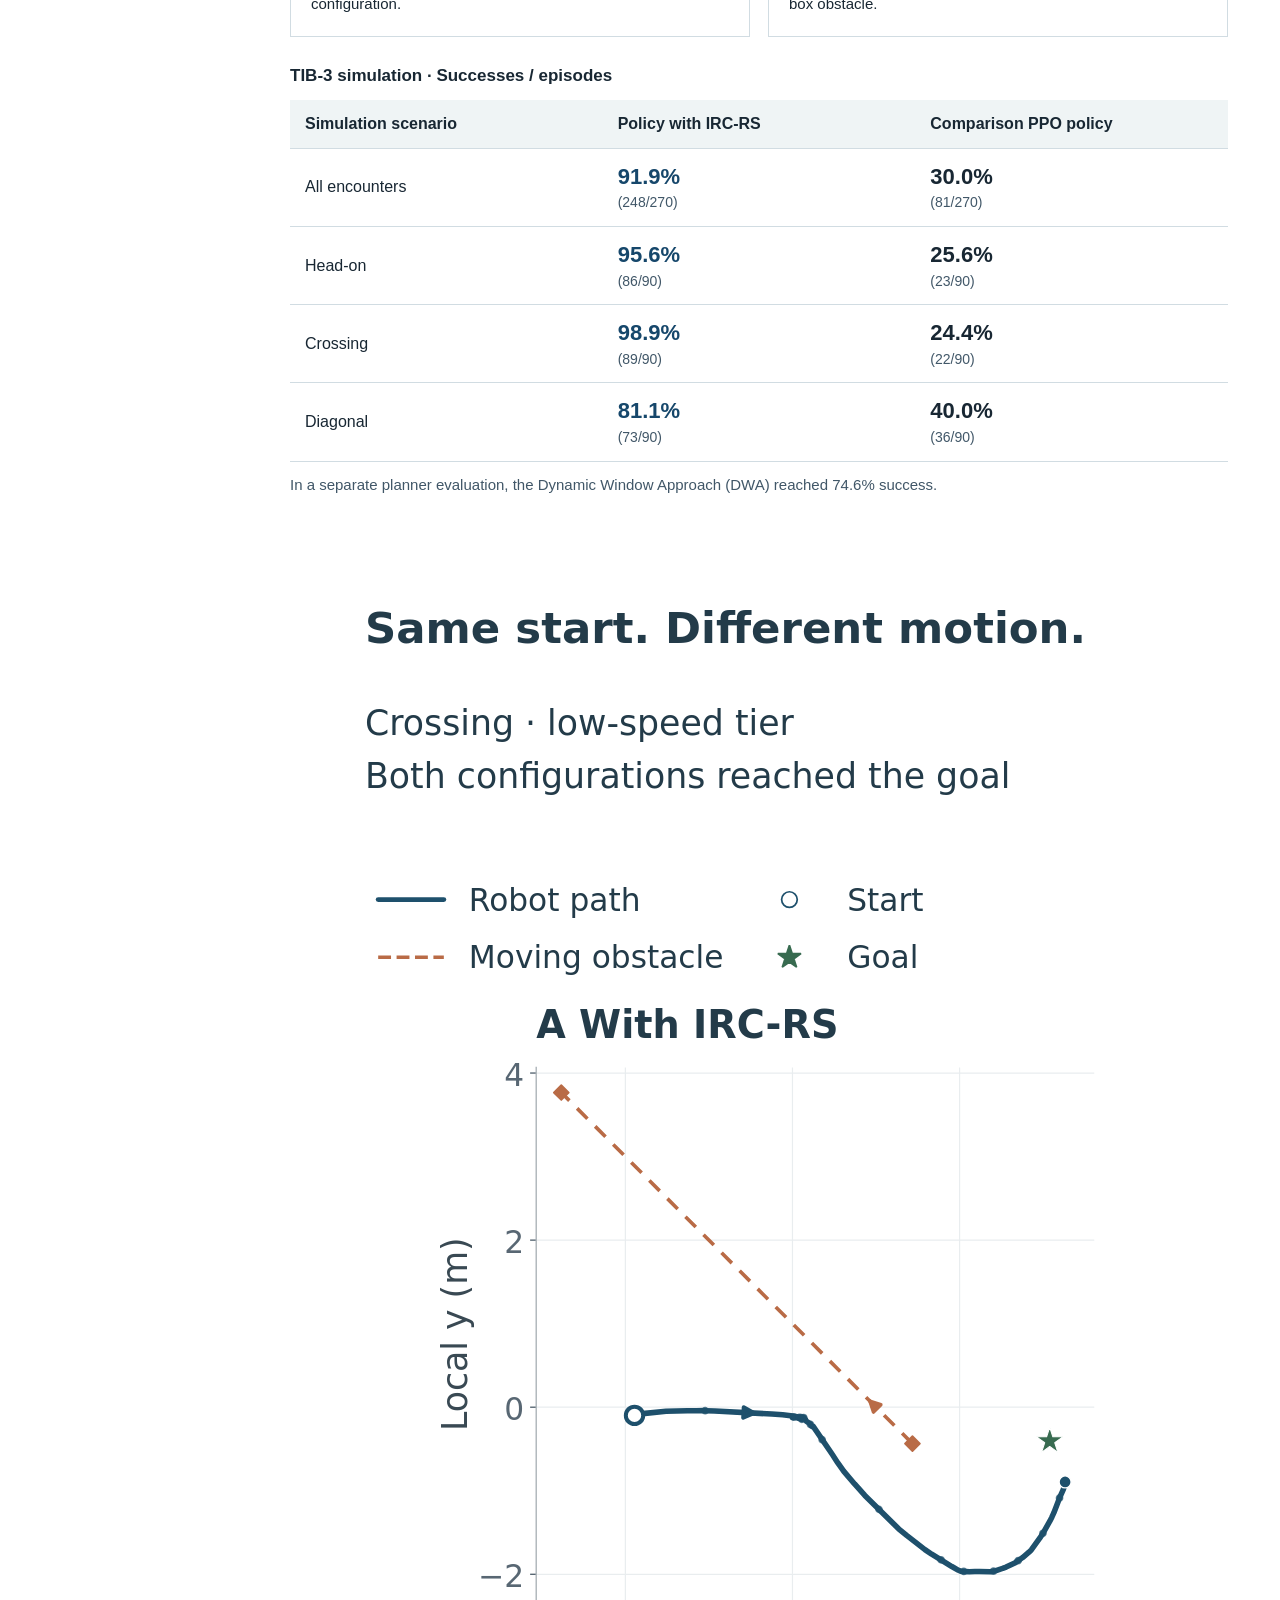
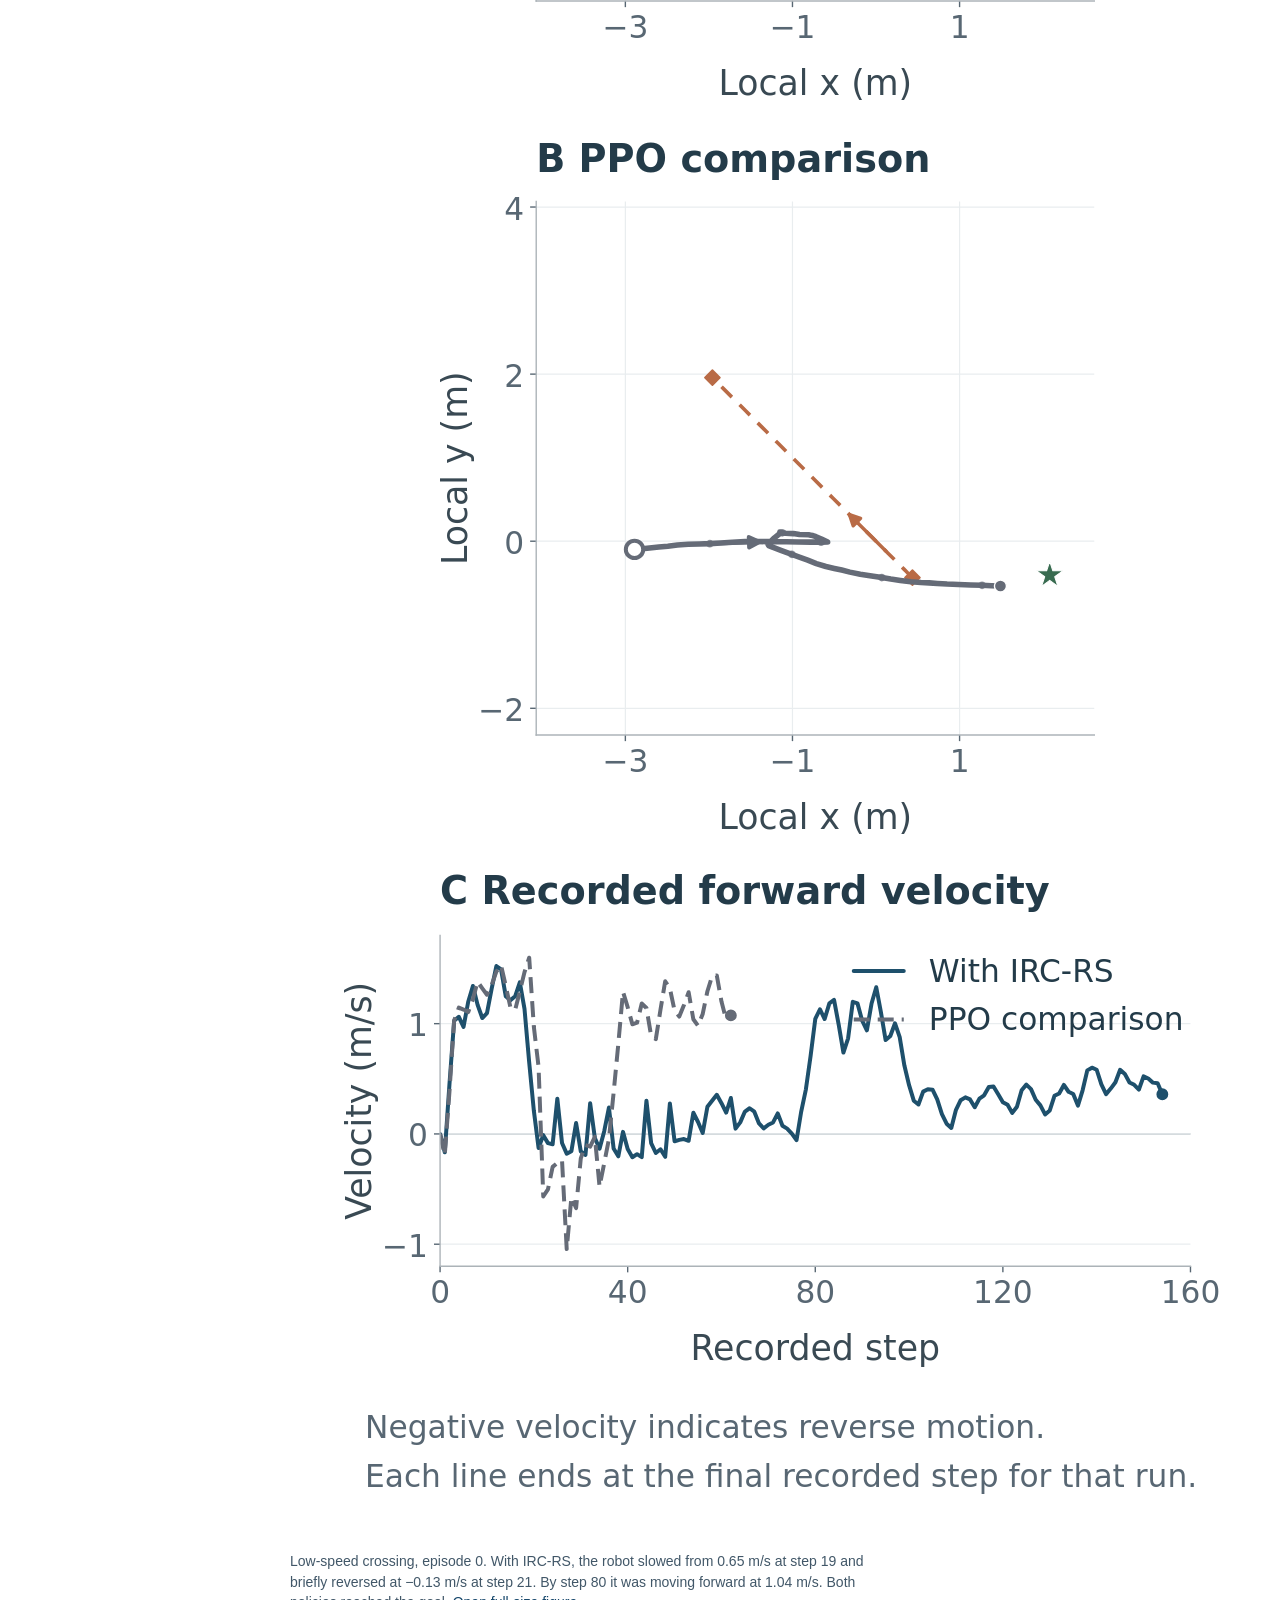
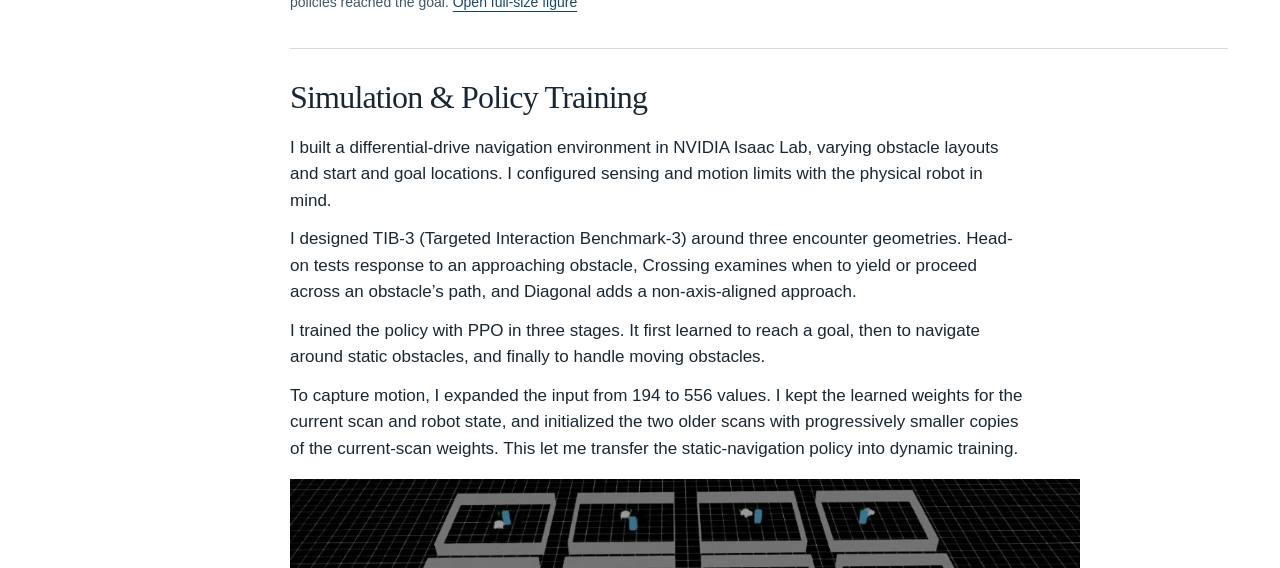
<file: site/projects/rl-navigation/index.html>
<!doctype html><html lang="en"><head><meta charset="utf-8"><meta name="viewport" content="width=device-width,initial-scale=1"><title>Risk-Field-Guided RL for Dynamic Robot Navigation | Chu Wenhao</title><link rel="alternate" hreflang="en" href="index.html"><link rel="alternate" hreflang="zh-CN" href="../../zh/projects/rl-navigation/index.html"><link rel="stylesheet" href="../../assets/base.css"><link rel="stylesheet" href="../../assets/portfolio.css"><link rel="stylesheet" href="../../assets/irc-rs/page.css"><link rel="stylesheet" href="../../assets/irc-rs/method.css"><link rel="stylesheet" href="../../assets/irc-rs/trials.css"><script defer src="../../assets/irc-rs/trials.js"></script><link rel="stylesheet" href="../../assets/project-layout.css"><script defer src="../../assets/portfolio.js"></script></head><body class="page-rl"><a class="skip" href="#main">Skip to content</a><header class="masthead"><div class="wrap"><a class="brand" href="../../index.html"><span class="brand-name">Chu Wenhao</span><span class="brand-wordmark">Embodied AI Research &amp; Practice</span></a><div class="masthead-right"><p class="masthead-vision">Exploring How Embodied AI and Robotics Can Improve Productivity</p><nav class="navrow" aria-label="Main navigation"><a class="navhome" href="../../index.html#projects">Research projects</a><a class="navcontact" href="../../index.html#contact">Contact</a><span class="language"><a lang="en" data-lang="en" aria-current="page" href="index.html">English</a><span aria-hidden="true">|</span><a lang="zh-CN" data-lang="zh" href="../../zh/projects/rl-navigation/index.html">简体中文</a></span></nav></div></div></header><main class="wrap" id="main" tabindex="-1"><section class="project-title project-hero project-hero--rl" id="overview" aria-labelledby="rl-project-name"><a class="crumb" href="../../index.html#projects">Selected research projects</a><div class="project-hero-grid"><div class="project-hero-copy"><p class="kicker">Mobile robot navigation</p><h1 id="rl-project-name">Risk-Field-Guided RL for Dynamic Robot Navigation</h1><div class="method-identity"><strong>IRC-RS</strong><span>Iso-Risk-Contour-guided Reward Shaping</span></div><div class="project-hero-intro"><p>I developed IRC-RS to train a mobile robot to balance goal progress with the risk of a moving obstacle. Its reward uses local risk and risk change to guide slowing, yielding and detours.</p><p>I tested the policy in TIB-3, a targeted set of dynamic encounters, then deployed it on a differential-drive robot through ONNX Runtime and ROS.</p></div><p class="meta">Undergraduate thesis · Independent research · Feb.–June 2026</p><div class="actions project-hero-actions"><a class="button" href="#method">Explore the method</a><a href="#demos">Watch real-robot demonstrations</a></div></div><div class="project-hero-media"><figure><img src="../../assets/navigation/lead.jpg" width="554" height="415" alt="Differential-drive robot used for physical navigation trials"><figcaption>Differential-drive robot used for physical navigation trials</figcaption></figure></div></div></section><div class="project-layout"><aside class="side"><nav class="project-toc" aria-label="Project contents"><p>On this page</p><div class="toc"><a href="#overview">Project Overview</a><a href="#motivation">Research Question</a><a href="#method">Method Principles</a><a href="#demos">Real-Robot Demonstrations</a><a href="#evaluation">Experimental Evaluation</a><a href="#data">Simulation &amp; Policy Training</a><a href="#system">Sim2Real Deployment</a><a href="#contributions">My Contributions</a></div></nav></aside><div class="project-body-sections"><section class="article-section project-section" id="motivation" aria-labelledby="project-motivation-title"><h2 id="project-motivation-title">Research Question</h2><p>A moving obstacle can cross a robot’s route just as it advances toward the goal. I wanted the training reward to distinguish useful progress from a move that increases collision risk, and to make room for yielding or taking a detour.</p></section><section class="article-section project-section" id="method" aria-labelledby="project-method-title"><h2 id="project-method-title">Method Principles</h2><p>At the same moment, positions on an iso-risk contour have the same risk value. These contours provide a spatial view of the risk a robot encounters as it moves forward or takes a detour.</p><div class="irc-method irc-principle" lang="en" data-irc-module="principle"><ul class="irc-legend"><li><span class="irc-legend-robot" aria-hidden="true"></span>Robot / robot route</li><li><span class="irc-legend-obstacle" aria-hidden="true"></span>Obstacle / crossing route</li><li><span class="irc-legend-field" aria-hidden="true"></span>Illustrative risk contours</li></ul><div class="irc-principle-grid"><article class="irc-principle-panel" data-irc-principle="state"><h3>State cost</h3><figure><svg class="irc-scene" data-irc-scene="state" viewBox="0 0 380 280" role="img" aria-labelledby="irc-scene-state-title irc-scene-state-desc" lang="en"><title id="irc-scene-state-title">State cost in a crossing scene</title><desc id="irc-scene-state-desc">The robot is fixed at its current position. An obstacle and concentric conceptual risk contours show its current exposure.</desc><defs><marker id="irc-scene-state-blue" markerWidth="7" markerHeight="7" refX="6" refY="3.5" orient="auto"><path d="M0 0 L7 3.5 L0 7 Z" fill="#153d66"/></marker><marker id="irc-scene-state-orange" markerWidth="6" markerHeight="6" refX="5" refY="3" orient="auto"><path d="M0 0 L6 3 L0 6 Z" fill="#b66b24"/></marker></defs><rect x=".5" y=".5" width="379" height="279" rx="3" fill="#fff" stroke="#dce3eb"/><circle cx="270" cy="155" r="95" fill="#fff3e0"/><circle cx="270" cy="155" r="65" fill="#ffe0b2"/><circle cx="270" cy="155" r="35" fill="#f5be76"/><circle cx="270" cy="155" r="35" fill="none" stroke="#c77c2f" stroke-width="1.4"/><circle cx="270" cy="155" r="65" fill="none" stroke="#c77c2f" stroke-width="1.4"/><circle cx="270" cy="155" r="95" fill="none" stroke="#c77c2f" stroke-width="1.4"/><path d="M28 194 H369" stroke="#93afc3" stroke-width="2" stroke-dasharray="6 5"/><path d="M270 48 V249" stroke="#d5aa76" stroke-width="2" stroke-dasharray="6 5"/><circle cx="270" cy="155" r="11" fill="#b66b24" stroke="#fff" stroke-width="2"/><circle data-irc-robot-start="true" cx="218" cy="194" r="12" fill="#153d66"/><path d="M214 189 L223 194 L214 199 Z" fill="#fff"/><path d="M368 184 V205 M368 184 H378 V193 H368" fill="none" stroke="#36745c" stroke-width="2"/><g fill="#24394a" font-family="Segoe UI,Microsoft YaHei,Arial,sans-serif" font-size="16"><text x="207" y="225">x<tspan baseline-shift="sub" font-size="12">t</tspan></text><text x="283" y="145">Obstacle</text><text x="16" y="27" font-size="15" font-weight="600">At time t</text><text x="336" y="253" font-size="14" fill="#36745c">Goal</text></g></svg><figcaption>Darker risk regions mean a larger cost at the robot&#x27;s current position.</figcaption></figure></article><article class="irc-principle-panel" data-irc-principle="cross"><h3>Contour crossing</h3><figure><svg class="irc-scene" data-irc-scene="cross" viewBox="0 0 380 280" role="img" aria-labelledby="irc-scene-cross-title irc-scene-cross-desc" lang="en"><title id="irc-scene-cross-title">Robot-position comparison at a fixed environment time</title><desc id="irc-scene-cross-desc">The obstacle and risk contours remain fixed. Two arrows start at the same robot position: an inward arrow toward higher risk, and a curved arrow along its current risk contour toward the goal.</desc><defs><marker id="irc-scene-cross-blue" markerWidth="7" markerHeight="7" refX="6" refY="3.5" orient="auto"><path d="M0 0 L7 3.5 L0 7 Z" fill="#153d66"/></marker><marker id="irc-scene-cross-orange" markerWidth="6" markerHeight="6" refX="5" refY="3" orient="auto"><path d="M0 0 L6 3 L0 6 Z" fill="#b66b24"/></marker></defs><rect x=".5" y=".5" width="379" height="279" rx="3" fill="#fff" stroke="#dce3eb"/><circle cx="270" cy="155" r="95" fill="#fff3e0"/><circle cx="270" cy="155" r="65" fill="#ffe0b2"/><circle cx="270" cy="155" r="35" fill="#f5be76"/><circle cx="270" cy="155" r="35" fill="none" stroke="#c77c2f" stroke-width="1.4"/><circle cx="270" cy="155" r="65" fill="none" stroke="#c77c2f" stroke-width="1.4"/><circle cx="270" cy="155" r="95" fill="none" stroke="#c77c2f" stroke-width="1.4"/><path d="M28 194 H369" stroke="#93afc3" stroke-width="2" stroke-dasharray="6 5"/><path d="M270 48 V249" stroke="#d5aa76" stroke-width="2" stroke-dasharray="6 5"/><circle cx="270" cy="155" r="11" fill="#b66b24" stroke="#fff" stroke-width="2"/><path data-irc-branch="inward" d="M218 194 L244 174.5" stroke="#b66b24" stroke-width="3.4" fill="none" marker-end="url(#irc-scene-cross-orange)"/><path data-irc-branch="contour" d="M218 194 A65 65 0 0 0 305 209.7723" stroke="#153d66" stroke-width="3.4" fill="none" marker-end="url(#irc-scene-cross-blue)"/><circle data-irc-robot-start="true" cx="218" cy="194" r="12" fill="#153d66"/><path d="M214 189 L223 194 L214 199 Z" fill="#fff"/><path d="M368 184 V205 M368 184 H378 V193 H368" fill="none" stroke="#36745c" stroke-width="2"/><g fill="#24394a" font-family="Segoe UI,Microsoft YaHei,Arial,sans-serif" font-size="16"><text x="207" y="225">x<tspan baseline-shift="sub" font-size="12">t</tspan></text><text x="283" y="145">Obstacle</text><text x="16" y="27" font-size="15" font-weight="600">Scene fixed at t</text><text x="336" y="253" font-size="14" fill="#36745c">Goal</text></g></svg><figcaption>Both moves bring the robot closer to its goal. Cutting inward raises risk. Following the curved contour keeps risk constant.</figcaption></figure></article><article class="irc-principle-panel" data-irc-principle="evo"><h3>Risk evolution</h3><figure><svg class="irc-scene" data-irc-scene="evo" viewBox="0 0 380 280" role="img" aria-labelledby="irc-scene-evo-title irc-scene-evo-desc" lang="en"><title id="irc-scene-evo-title">Environment evolution at a fixed robot position</title><desc id="irc-scene-evo-desc">The robot remains at the same position. A faded obstacle at time t moves toward the robot path at time t plus delta t, shifting the corresponding risk contour.</desc><defs><marker id="irc-scene-evo-blue" markerWidth="7" markerHeight="7" refX="6" refY="3.5" orient="auto"><path d="M0 0 L7 3.5 L0 7 Z" fill="#153d66"/></marker><marker id="irc-scene-evo-orange" markerWidth="6" markerHeight="6" refX="5" refY="3" orient="auto"><path d="M0 0 L6 3 L0 6 Z" fill="#b66b24"/></marker></defs><rect x=".5" y=".5" width="379" height="279" rx="3" fill="#fff" stroke="#dce3eb"/><circle cx="270" cy="155" r="95" fill="#fff3e0"/><circle cx="270" cy="155" r="65" fill="#ffe0b2"/><circle cx="270" cy="155" r="35" fill="#f5be76"/><circle cx="270" cy="100" r="95" fill="none" stroke="#b9a38a" stroke-width="1.5" stroke-dasharray="5 5"/><circle cx="270" cy="100" r="11" fill="#fff" stroke="#b9a38a" stroke-width="2"/><circle cx="270" cy="155" r="35" fill="none" stroke="#c77c2f" stroke-width="1.4"/><circle cx="270" cy="155" r="65" fill="none" stroke="#c77c2f" stroke-width="1.4"/><circle cx="270" cy="155" r="95" fill="none" stroke="#c77c2f" stroke-width="1.4"/><path d="M28 194 H369" stroke="#93afc3" stroke-width="2" stroke-dasharray="6 5"/><path d="M270 48 V249" stroke="#d5aa76" stroke-width="2" stroke-dasharray="6 5"/><circle cx="270" cy="155" r="11" fill="#b66b24" stroke="#fff" stroke-width="2"/><path d="M270 115 V137" stroke="#b66b24" stroke-width="3" marker-end="url(#irc-scene-evo-orange)"/><circle data-irc-robot-start="true" cx="218" cy="194" r="12" fill="#153d66"/><path d="M214 189 L223 194 L214 199 Z" fill="#fff"/><path d="M368 184 V205 M368 184 H378 V193 H368" fill="none" stroke="#36745c" stroke-width="2"/><g fill="#24394a" font-family="Segoe UI,Microsoft YaHei,Arial,sans-serif" font-size="16"><text x="190" y="225">x<tspan baseline-shift="sub" font-size="12">t</tspan> fixed</text><text x="288" y="105">t</text><text x="288" y="159">t+Δt</text><text x="16" y="27" font-size="15" font-weight="600">Robot position fixed</text><text x="336" y="253" font-size="14" fill="#36745c">Goal</text></g></svg><figcaption>The robot stays in place while the obstacle moves from the faded position toward its route, raising the local risk.</figcaption></figure></article></div><details class="irc-math-details"><summary>Read the mathematical definitions</summary><p class="irc-risk-definition">The orange contours illustrate positions with equal risk at a given moment.</p><dl><div><dt>R(x, t) ≡ Φ_R(x, t)</dt><dd>Instantaneous risk at workspace position x and time t.</dd></div><div><dt>λS, λΔ, λT ≥ 0</dt><dd>Non-negative weights for state cost, contour crossing and risk evolution.</dd></div><div><dt>γ ∈ (0, 1]</dt><dd>Discount factor used in the potential-difference term.</dd></div><div><dt>[z]+ = max(z, 0)</dt><dd>Keep the positive part, so the evolution term penalizes rising risk.</dd></div><div><dt>∂t R(xt, t)</dt><dd>Partial time derivative with the robot&#x27;s workspace position held fixed.</dd></div></dl><div class="irc-math-row" data-irc-equation="state"><h4>State cost</h4><div class="irc-formula" role="math" aria-label="State reward equals negative lambda S times current risk."><span>r<sub>state</sub> = −λ<sub>S</sub> R(x<sub>t</sub>, t)</span></div><p>Read the risk at the robot&#x27;s current position. A higher value contributes a larger negative state cost.</p></div><div class="irc-math-row" data-irc-equation="cross"><h4>Contour crossing</h4><div class="irc-formula" role="math" aria-label="Contour crossing reward equals lambda delta times current risk minus gamma times risk at the next robot position, with environment time fixed."><span>r<sub>cross</sub> = λ<sub>Δ</sub> [</span><span>R(x<sub>t</sub>, t)</span><span>− γR(x<sub>t+1</sub>, t)]</span></div><p>Freeze the obstacle scene at t and compare next robot positions. The inward and contour-following branches start at the same position.</p></div><div class="irc-math-row" data-irc-equation="evo"><h4>Risk evolution</h4><div class="irc-formula" role="math" aria-label="Risk evolution reward equals negative lambda T times the positive part of the time derivative of risk at a fixed robot position."><span>r<sub>evo</sub> = −λ<sub>T</sub> [∂<sub>t</sub>R(x<sub>t</sub>, t)]<sub>+</sub></span></div><p>Keep the robot position fixed while the obstacle moves. Penalize a positive time derivative of risk; falling risk receives no symmetric reward from this term.</p></div><p class="irc-discount-note">Along one contour, the crossing term is close to zero when γ is close to 1 and equals zero at γ = 1. Goal progress still contributes to the reward.</p><p class="irc-sum"><strong>Principle-level risk shaping</strong><span role="math">r<sub>IRC-RS</sub> = r<sub>state</sub> + r<sub>cross</sub> + r<sub>evo</sub></span></p><div class="irc-code-definitions"><h4>From LiDAR clearance to a training signal</h4><p role="math">ψ = σ((d<sub>safe</sub> − d<sub>front</sub>) / σ<sub>d</sub>)</p><p>The code uses a negative potential Φ = −ψ, so its shaping signal is γΦₜ − Φₜ₋₁ = ψₜ₋₁ − γψₜ.</p><p>The implementation compares adjacent observations. Its risk change can include both robot motion and obstacle motion; this is distinct from the fixed-scene and fixed-position comparisons above.</p></div></details></div></section><section class="article-section project-section" id="demos" aria-labelledby="project-demos-title"><h2 id="project-demos-title">Real-Robot Demonstrations</h2><p>The first recording shows the differential-drive robot responding to a moving box. The controlled runs below show how two local planners respond to obstacles approaching from different directions.</p><figure class="recording" data-media="RL-REAL" data-source="../../assets/videos/RL-REAL.mp4"><noscript><a href="../../assets/videos/RL-REAL.mp4">Play video</a></noscript><div class="frame"><img class="" src="../../assets/navigation/robot-run.jpg" alt="Real mobile robot navigating around a moving obstacle" loading="lazy"><button type="button" hidden aria-label="Play video · Real mobile robot navigating around a moving obstacle"><span aria-hidden="true">▶</span>Play video</button></div><figcaption>Real mobile robot navigating around a moving obstacle</figcaption></figure><div class="irc-trials" id="controlled-trials" data-controlled-trials data-default-scene="crossing" data-play-blocked="Use a player’s own controls if playback is blocked." data-unavailable="This recording could not be played." data-open-label="Open this recording"><h3>Controlled Real-Robot Comparisons</h3><p class="irc-trials__summary" id="controlled-trials-description">IRC-RS and the Dynamic Window Approach (DWA) each have 36 recorded runs, 12 per encounter type. Each pair shows independent runs with the obstacle approaching from the same direction.</p><div class="irc-trials__media"><div class="irc-trials__selector" role="group" aria-label="Choose an encounter type" hidden><button type="button" class="irc-trials__scene-button" data-trial-scene="crossing" aria-pressed="true" aria-controls="controlled-trials-crossing">Crossing</button><button type="button" class="irc-trials__scene-button" data-trial-scene="headon" aria-pressed="false" aria-controls="controlled-trials-headon">Head-on</button><button type="button" class="irc-trials__scene-button" data-trial-scene="diagonal" aria-pressed="false" aria-controls="controlled-trials-diagonal">Diagonal</button></div><p class="irc-trials__timing" id="controlled-trials-timing">Scrub each recording to compare the moment the robot and obstacle meet.</p><div class="irc-trials__scene" role="group" id="controlled-trials-crossing" data-trial-panel="crossing" aria-labelledby="controlled-trials-crossing-title"><h4 id="controlled-trials-crossing-title">Crossing from the front-right</h4><div class="irc-trials__pair"><figure class="irc-trials__recording"><video class="irc-trials__video" controls playsinline preload="none" poster="../../assets/irc-rs/trials/crossing-irc.jpg" aria-label="IRC-RS · Crossing from the front-right · Independent recording" aria-describedby="controlled-trials-timing controlled-trials-crossing-irc-caption"><source src="../../assets/irc-rs/trials/crossing-irc.mp4" type="video/mp4"><a href="../../assets/irc-rs/trials/crossing-irc.mp4">Open this recording</a></video><figcaption id="controlled-trials-crossing-irc-caption"><strong>IRC-RS</strong><span class="irc-trials__outcome">Independent recording</span></figcaption></figure><figure class="irc-trials__recording"><video class="irc-trials__video" controls playsinline preload="none" poster="../../assets/irc-rs/trials/crossing-dwa.jpg" aria-label="DWA · Crossing from the front-right · Independent recording" aria-describedby="controlled-trials-timing controlled-trials-crossing-dwa-caption"><source src="../../assets/irc-rs/trials/crossing-dwa.mp4" type="video/mp4"><a href="../../assets/irc-rs/trials/crossing-dwa.mp4">Open this recording</a></video><figcaption id="controlled-trials-crossing-dwa-caption"><strong>DWA</strong><span class="irc-trials__outcome">Independent recording</span></figcaption></figure></div><div class="irc-trials__pair-actions" hidden><button type="button" data-trial-action="start">Play both from start</button><button type="button" data-trial-action="pause">Pause both</button></div></div><div class="irc-trials__scene" role="group" id="controlled-trials-headon" data-trial-panel="headon" aria-labelledby="controlled-trials-headon-title"><h4 id="controlled-trials-headon-title">Head-on encounter</h4><div class="irc-trials__pair"><figure class="irc-trials__recording"><video class="irc-trials__video" controls playsinline preload="none" poster="../../assets/irc-rs/trials/headon-irc.jpg" aria-label="IRC-RS · Head-on encounter · Independent recording" aria-describedby="controlled-trials-timing controlled-trials-headon-irc-caption"><source src="../../assets/irc-rs/trials/headon-irc.mp4" type="video/mp4"><a href="../../assets/irc-rs/trials/headon-irc.mp4">Open this recording</a></video><figcaption id="controlled-trials-headon-irc-caption"><strong>IRC-RS</strong><span class="irc-trials__outcome">Avoids the box and continues</span></figcaption></figure><figure class="irc-trials__recording"><video class="irc-trials__video" controls playsinline preload="none" poster="../../assets/irc-rs/trials/headon-dwa.jpg" aria-label="DWA · Head-on encounter · Independent recording" aria-describedby="controlled-trials-timing controlled-trials-headon-dwa-caption"><source src="../../assets/irc-rs/trials/headon-dwa.mp4" type="video/mp4"><a href="../../assets/irc-rs/trials/headon-dwa.mp4">Open this recording</a></video><figcaption id="controlled-trials-headon-dwa-caption"><strong>DWA</strong><span class="irc-trials__outcome">Waits, then passes the box</span></figcaption></figure></div><div class="irc-trials__pair-actions" hidden><button type="button" data-trial-action="start">Play both from start</button><button type="button" data-trial-action="pause">Pause both</button></div></div><div class="irc-trials__scene" role="group" id="controlled-trials-diagonal" data-trial-panel="diagonal" aria-labelledby="controlled-trials-diagonal-title"><h4 id="controlled-trials-diagonal-title">Diagonal approach from the front-right</h4><div class="irc-trials__pair"><figure class="irc-trials__recording"><video class="irc-trials__video" controls playsinline preload="none" poster="../../assets/irc-rs/trials/diagonal-irc.jpg" aria-label="IRC-RS · Diagonal approach from the front-right · Independent recording" aria-describedby="controlled-trials-timing controlled-trials-diagonal-irc-caption"><source src="../../assets/irc-rs/trials/diagonal-irc.mp4" type="video/mp4"><a href="../../assets/irc-rs/trials/diagonal-irc.mp4">Open this recording</a></video><figcaption id="controlled-trials-diagonal-irc-caption"><strong>IRC-RS</strong><span class="irc-trials__outcome">Yields, then continues</span></figcaption></figure><figure class="irc-trials__recording"><video class="irc-trials__video" controls playsinline preload="none" poster="../../assets/irc-rs/trials/diagonal-dwa.jpg" aria-label="DWA · Diagonal approach from the front-right · Independent recording" aria-describedby="controlled-trials-timing controlled-trials-diagonal-dwa-caption"><source src="../../assets/irc-rs/trials/diagonal-dwa.mp4" type="video/mp4"><a href="../../assets/irc-rs/trials/diagonal-dwa.mp4">Open this recording</a></video><figcaption id="controlled-trials-diagonal-dwa-caption"><strong>DWA</strong><span class="irc-trials__outcome">Box contact in this run</span></figcaption></figure></div><div class="irc-trials__pair-actions" hidden><button type="button" data-trial-action="start">Play both from start</button><button type="button" data-trial-action="pause">Pause both</button></div></div><p class="irc-trials__status" role="status" aria-live="polite"></p></div></div></section><section class="article-section project-section" id="evaluation" aria-labelledby="project-evaluation-title"><h2 id="project-evaluation-title">Experimental Evaluation</h2><p>Evaluation focuses on whether the robot can reach its goal when a moving obstacle forces a choice between advancing, yielding and taking a detour. The physical recordings show the deployed robot adjusting its route around an operator-moved box.</p><div class="rl-results"><div class="rl-protocols"><article class="rl-protocol"><h3>Simulation</h3><p class="rl-protocol-result"><strong>91.9%</strong><span>(248/270)</span></p><p>3 encounter types × 3 obstacle-speed levels × 30 episodes per configuration.</p></article><article class="rl-protocol"><h3>Physical robot</h3><p class="rl-protocol-result"><strong>91.7%</strong><span>(33/36)</span></p><p>12 physical trials per encounter type, using an operator-moved box obstacle.</p></article></div><table><caption>TIB-3 simulation · Successes / episodes</caption><thead><tr><th scope="col">Simulation scenario</th><th scope="col">Policy with IRC-RS</th><th scope="col">Comparison PPO policy</th></tr></thead><tbody><tr><th scope="row">All encounters</th><td><strong>91.9%</strong> <span>(248/270)</span></td><td><strong>30.0%</strong> <span>(81/270)</span></td></tr><tr><th scope="row">Head-on</th><td><strong>95.6%</strong> <span>(86/90)</span></td><td><strong>25.6%</strong> <span>(23/90)</span></td></tr><tr><th scope="row">Crossing</th><td><strong>98.9%</strong> <span>(89/90)</span></td><td><strong>24.4%</strong> <span>(22/90)</span></td></tr><tr><th scope="row">Diagonal</th><td><strong>81.1%</strong> <span>(73/90)</span></td><td><strong>40.0%</strong> <span>(36/90)</span></td></tr></tbody></table><p class="rl-comparison">In a separate planner evaluation, the Dynamic Window Approach (DWA) reached 74.6% success.</p></div><figure class="rl-trace"><picture><source media="(max-width: 780px)" srcset="../../assets/irc-rs/trajectory-mobile-en.svg" width="540" height="1512"><img src="../../assets/irc-rs/trajectory-en.svg" width="1080" height="810" loading="lazy" alt="Robot and obstacle paths and signed forward velocity in a low-speed crossing. Both policies reached the goal."></picture><figcaption>Low-speed crossing, episode 0. With IRC-RS, the robot slowed from 0.65 m/s at step 19 and briefly reversed at −0.13 m/s at step 21. By step 80 it was moving forward at 1.04 m/s. Both policies reached the goal. <a href="../../assets/irc-rs/trajectory-en.svg">Open full-size figure</a></figcaption></figure></section><section class="article-section project-section" id="data" aria-labelledby="project-data-title"><span class="project-anchor-alias" id="simulation" aria-hidden="true"></span><span class="project-anchor-alias" id="policy" aria-hidden="true"></span><h2 id="project-data-title">Simulation &amp; Policy Training</h2><p>I built a differential-drive navigation environment in NVIDIA Isaac Lab, varying obstacle layouts and start and goal locations. I configured sensing and motion limits with the physical robot in mind.</p><p>I designed TIB-3 (Targeted Interaction Benchmark-3) around three encounter geometries. Head-on tests response to an approaching obstacle, Crossing examines when to yield or proceed across an obstacle’s path, and Diagonal adds a non-axis-aligned approach.</p><p>I trained the policy with PPO in three stages. It first learned to reach a goal, then to navigate around static obstacles, and finally to handle moving obstacles.</p><p>To capture motion, I expanded the input from 194 to 556 values. I kept the learned weights for the current scan and robot state, and initialized the two older scans with progressively smaller copies of the current-scan weights. This let me transfer the static-navigation policy into dynamic training.</p><figure class="recording" data-media="RL-SIM" data-source="../../assets/videos/RL-SIM.webm"><noscript><a href="../../assets/videos/RL-SIM.webm">Play video</a></noscript><div class="frame"><img class="" src="../../assets/navigation/simulation.jpg" alt="Dynamic-obstacle navigation in Isaac Lab" loading="lazy"><button type="button" hidden aria-label="Play video · Dynamic-obstacle navigation in Isaac Lab"><span aria-hidden="true">▶</span>Play video</button></div><figcaption>Dynamic-obstacle navigation in Isaac Lab</figcaption></figure></section><section class="article-section project-section" id="system" aria-labelledby="project-system-title"><span class="project-anchor-alias" id="deployment" aria-hidden="true"></span><h2 id="project-system-title">Sim2Real Deployment</h2><p>I exported the simulation-trained policy to ONNX and ran it with ONNX Runtime in ROS on the physical robot. LiDAR resampling, scan history, coordinate transforms and observation ordering follow the training pipeline; policy outputs become linear and angular velocity commands.</p><p>I deployed the trained policy without additional real-world policy fine-tuning. Speed limits and goal-stop handling sit in the execution layer, alongside the existing localization and navigation system.</p><p>I built an RViz check for policy inputs and recorded commanded velocity with robot feedback. This lets me trace a discrepancy from sensor preprocessing through policy output to base motion.</p><div class="irc-method irc-implementation" lang="en" data-irc-module="implementation"><div class="irc-training" role="group" aria-labelledby="irc-training-title"><h3 id="irc-training-title">During training in simulation</h3><div class="irc-observation-size"><strong>13 + 3 × 181 = 556</strong><span>13 robot/goal features + 3 LiDAR frames × 181 rays</span></div><ol class="irc-flow irc-flow-forward"><li class="irc-flow-node"><strong>556-D policy input</strong><p>Robot state, local goal and three LiDAR frames.</p></li><li class="irc-flow-node"><strong>Policy rollout</strong><p>Choose v and ω, then execute them in simulation.</p></li></ol><div class="irc-feedback-loop irc-readout"><p class="irc-flow-label">Risk feedback for learning</p><ol class="irc-flow irc-flow-feedback"><li class="irc-flow-node"><strong>Forward clearance</strong><p>Weight LiDAR distances by viewing angle and proximity.</p></li><li class="irc-flow-node"><strong>Sigmoid risk ψ</strong><p>Smaller forward clearance gives a larger risk score.</p></li><li class="irc-flow-node"><strong>Risk-shaped reward</strong><p>A potential difference rewards risk reduction. High risk penalizes occupancy and forward motion, and reduces the reward for goal progress.</p></li></ol></div><p class="irc-flow-caption">PPO uses this feedback together with task and control rewards to update the policy.</p></div><div class="irc-inference" role="group" aria-labelledby="irc-inference-title"><h3 id="irc-inference-title">During deployment</h3><ol class="irc-flow irc-flow-inference"><li class="irc-flow-node"><strong>Sensor observations</strong><p>The same 556-D robot, goal and LiDAR input.</p></li><li class="irc-flow-node"><strong>Trained policy</strong><p>Convert the current observation into a velocity action.</p></li><li class="irc-flow-node"><strong>ROS execution</strong><p>Apply linear velocity v and angular velocity ω; receive sensor feedback.</p></li></ol><p class="irc-flow-caption">At execution time, the trained policy produces the next velocity command from sensor observations.</p></div></div></section><section class="article-section project-section" id="contributions" aria-labelledby="project-contributions-title"><h2 id="project-contributions-title">My Contributions</h2><p>I proposed IRC-RS and translated its risk-contour principle into LiDAR-based reward signals, so policy training can weigh progress against entering a more dangerous region.</p><p>I took the trained policy from simulation to a physical robot, aligning observations and velocity commands through ONNX Runtime and ROS and using RViz plus command–feedback logs to diagnose the deployment.</p><p>I built TIB-3 to break down overall success by encounter geometry and obstacle speed, making it easier to identify when the robot should yield or take a detour.</p></section></div></div></main><footer><div class="wrap"><span>Chu Wenhao</span><nav aria-label="Footer navigation"><a href="../../index.html">Personal homepage</a> · <a href="../heterogeneous-vla/index.html">VLA manipulation</a></nav></div></footer></body></html>
</file>
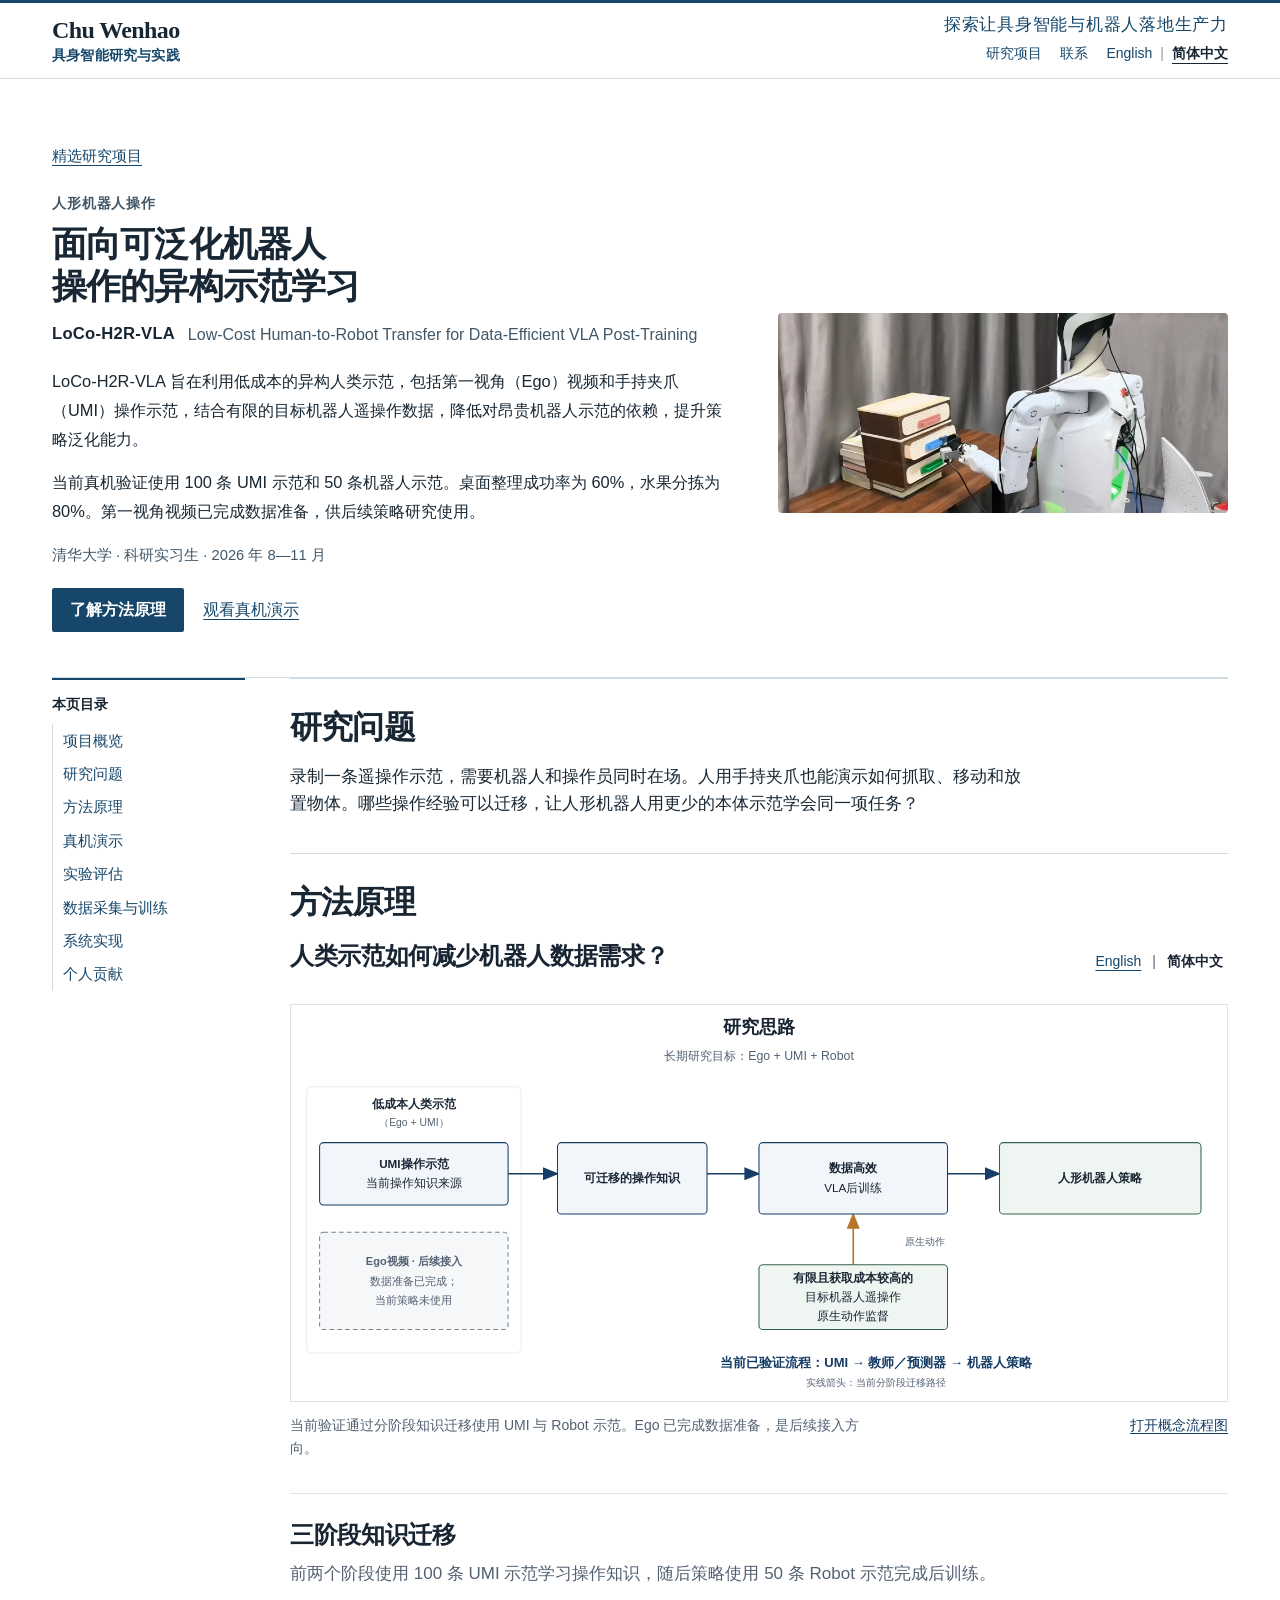
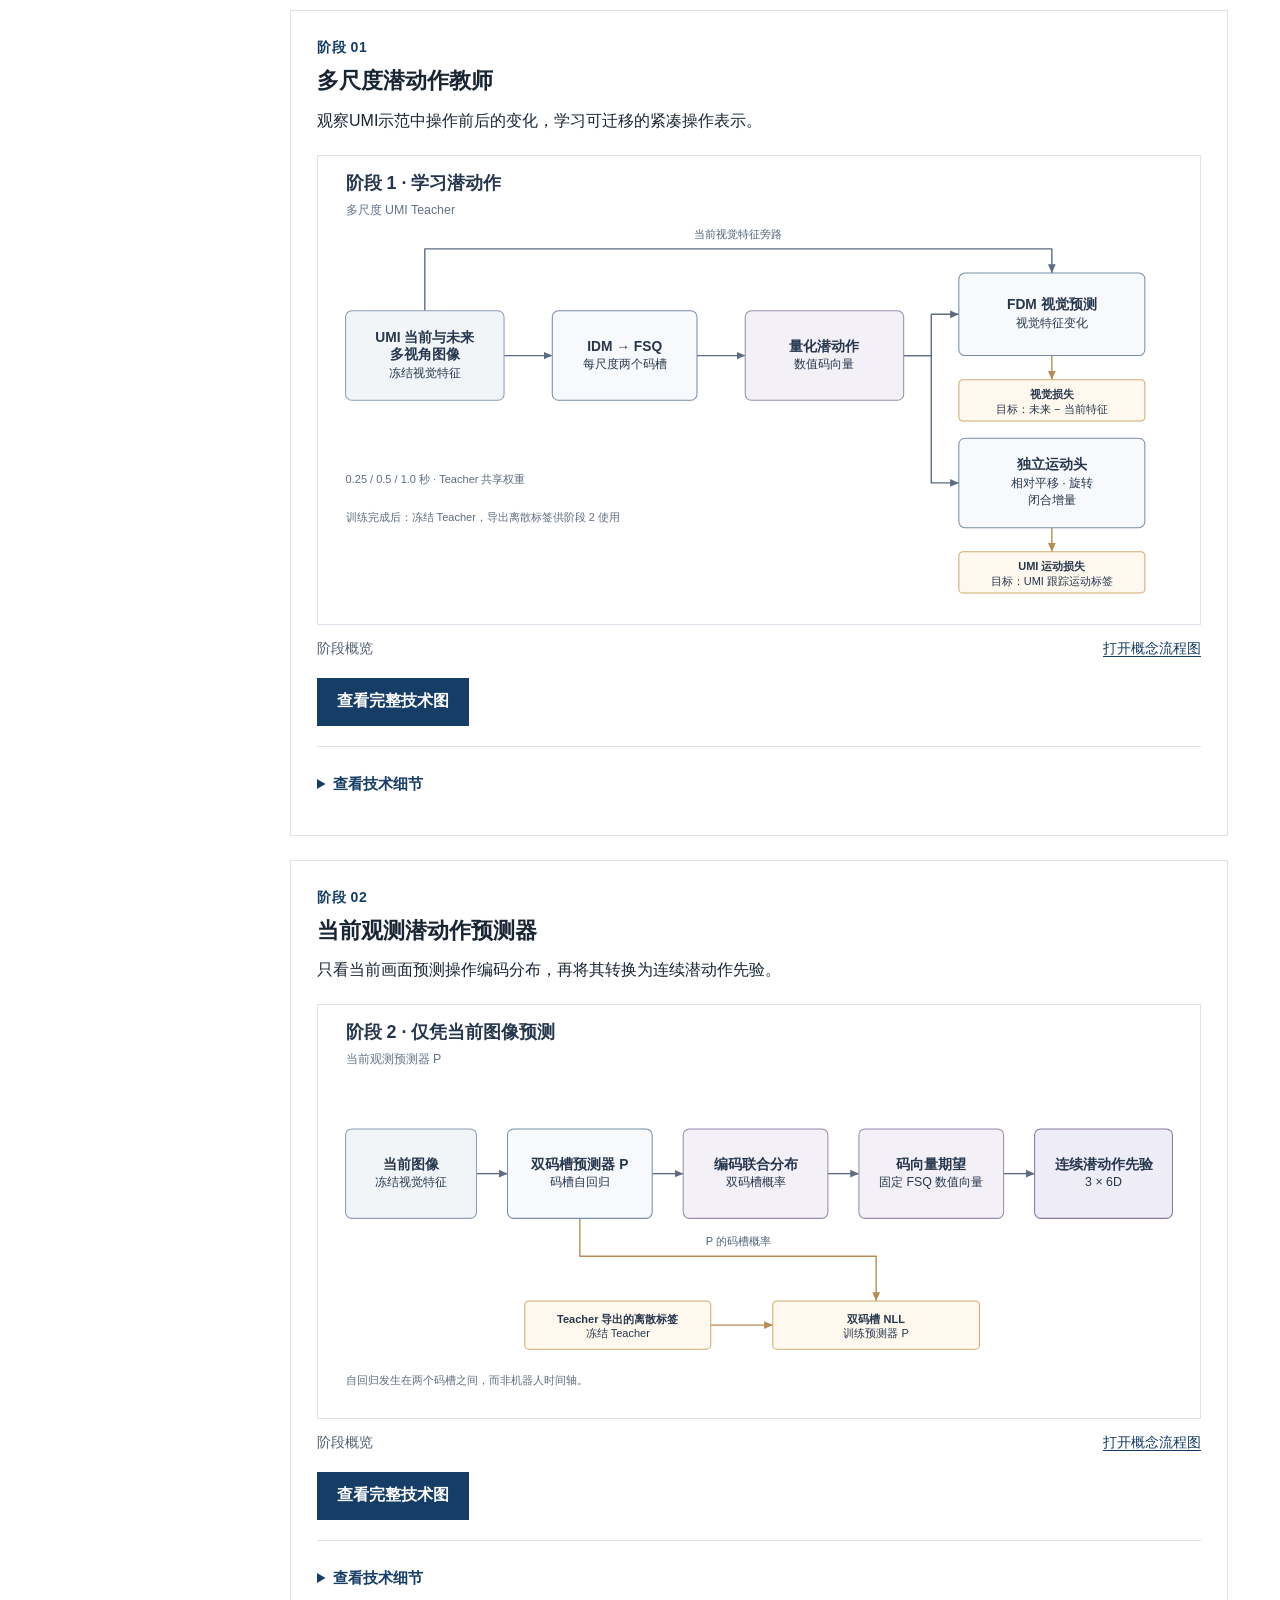
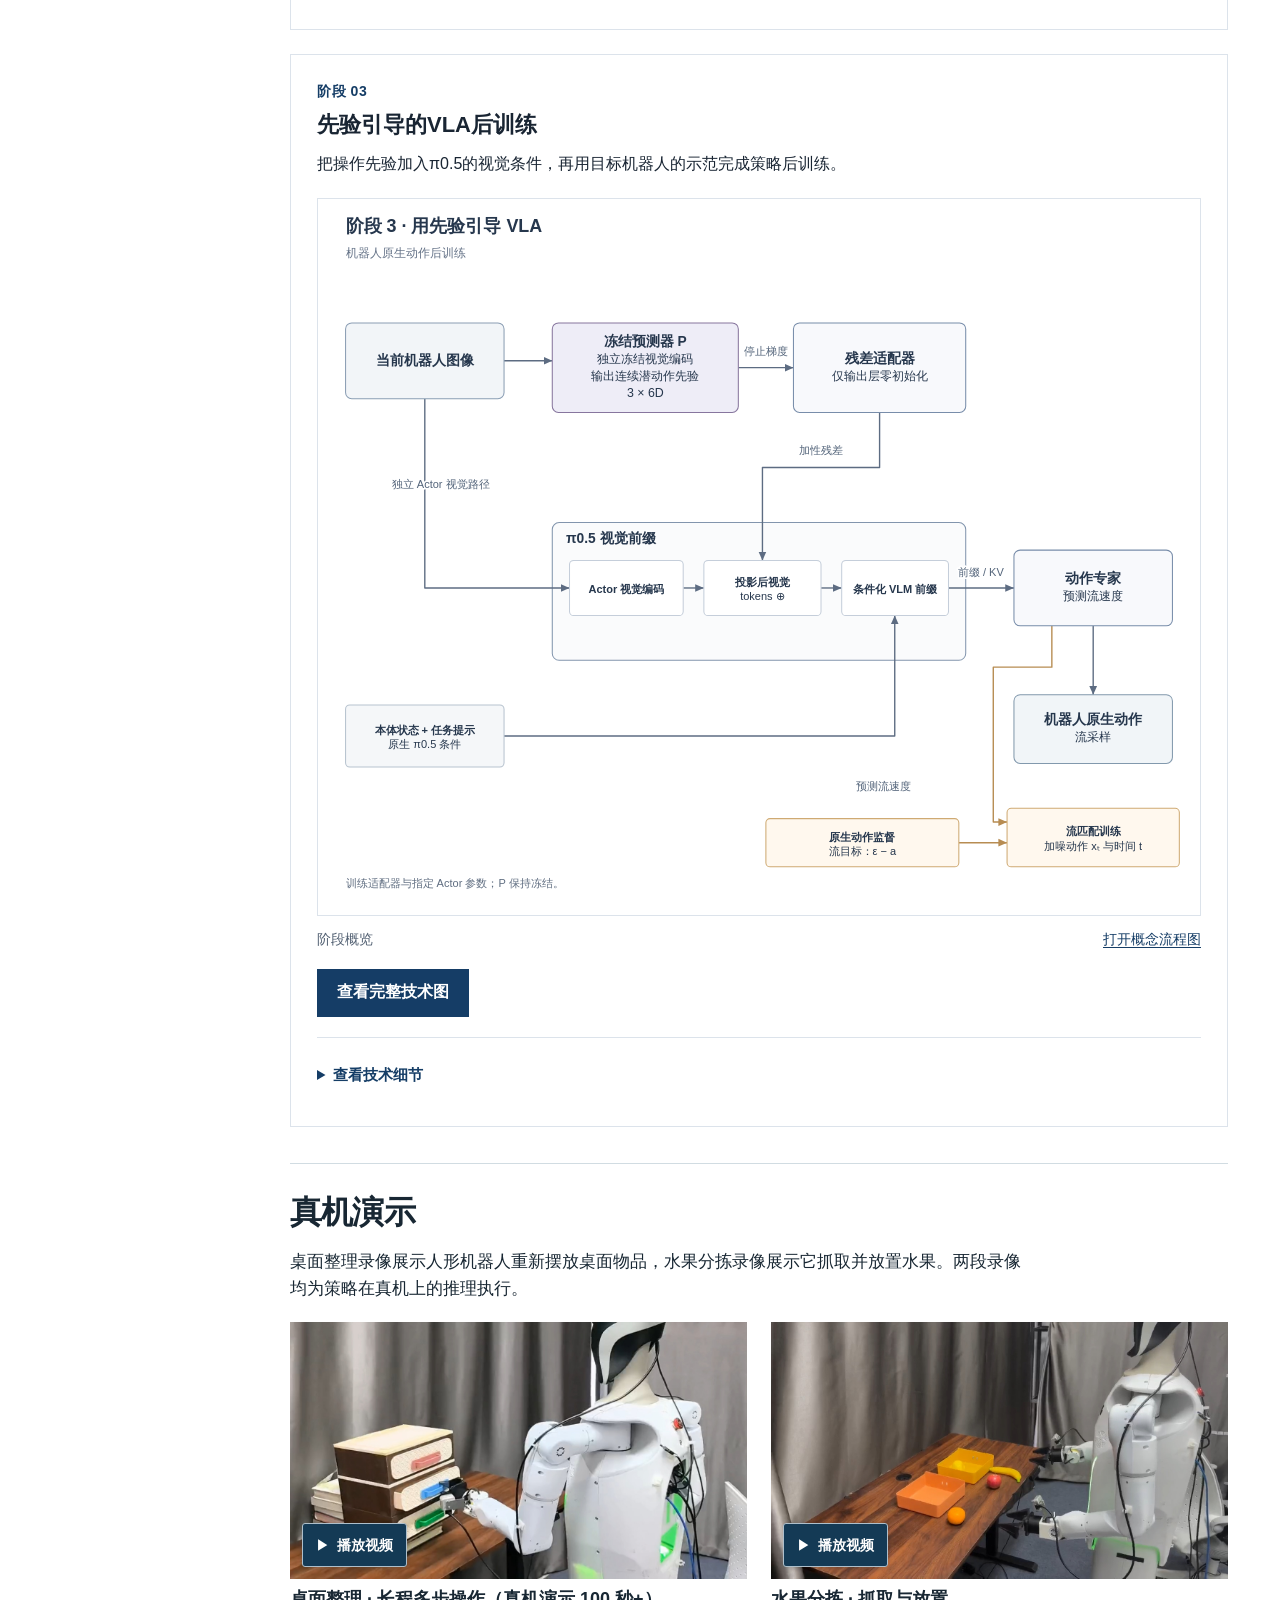
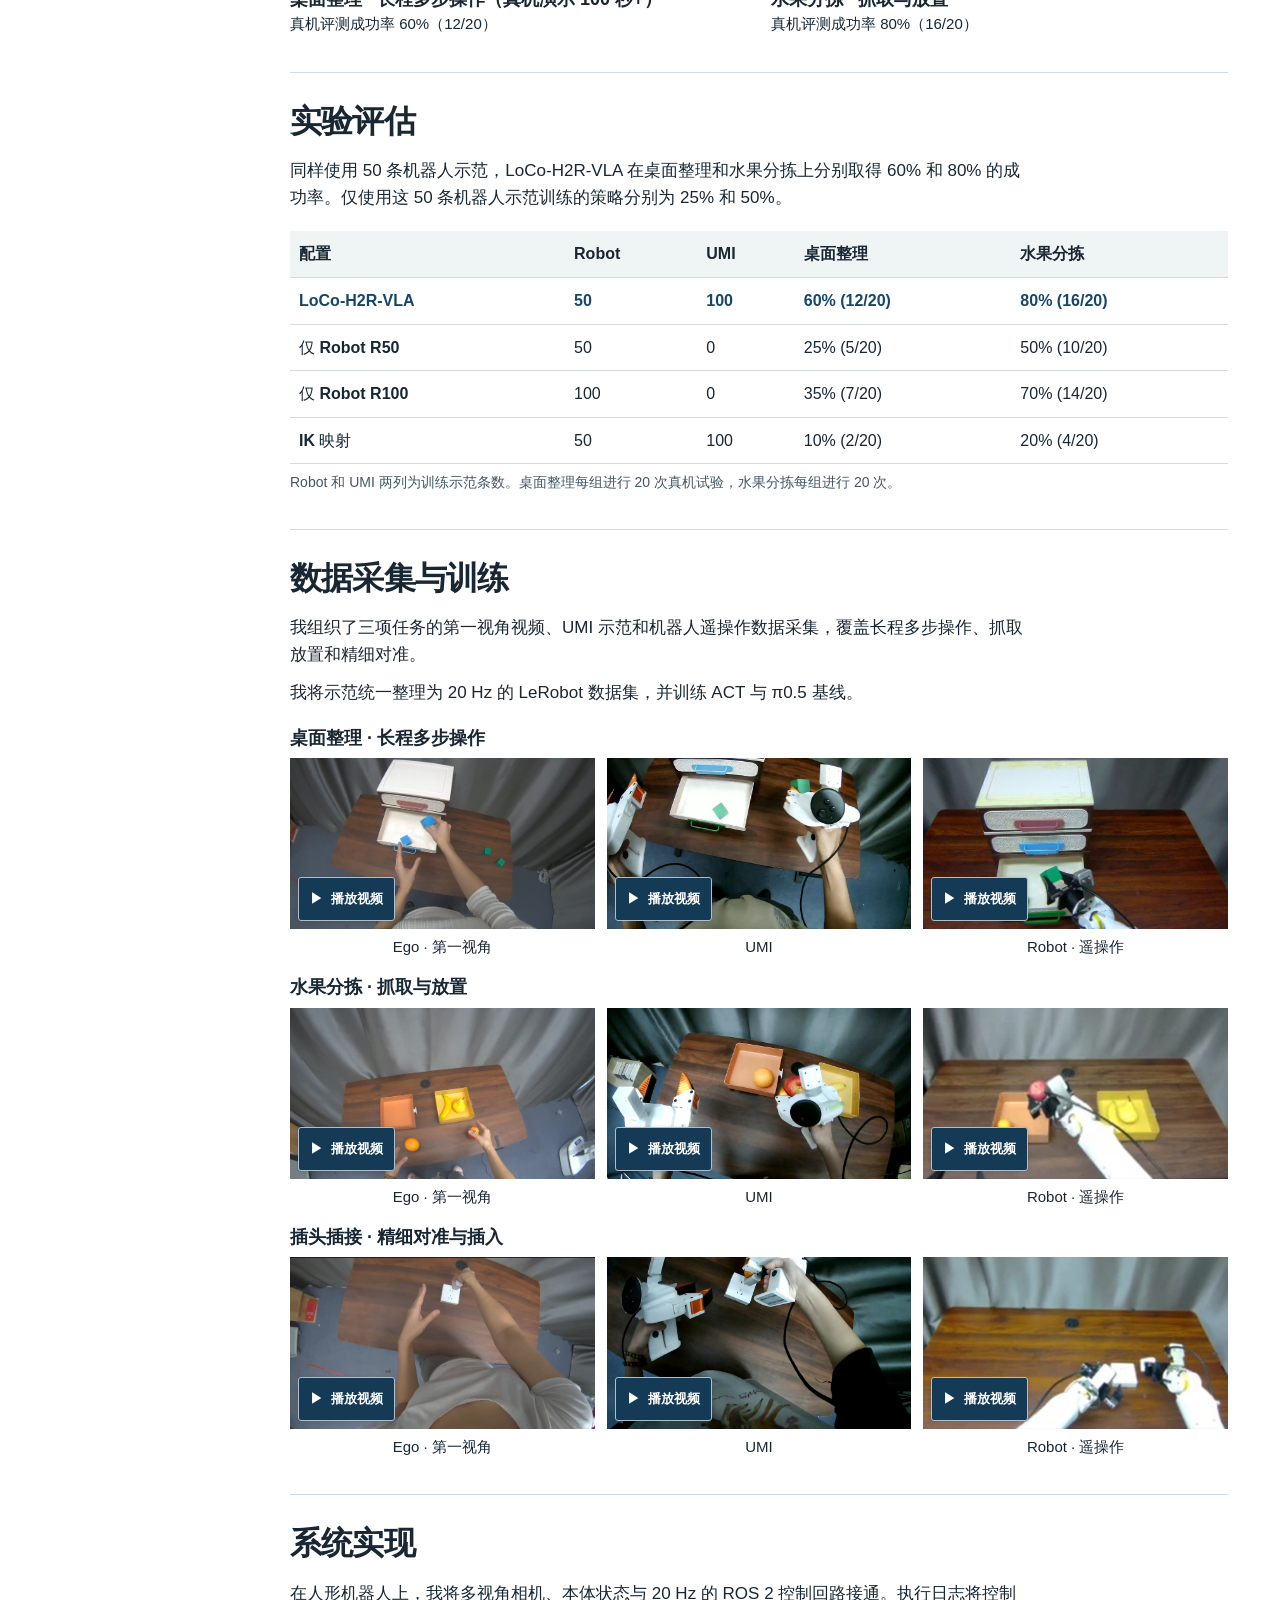
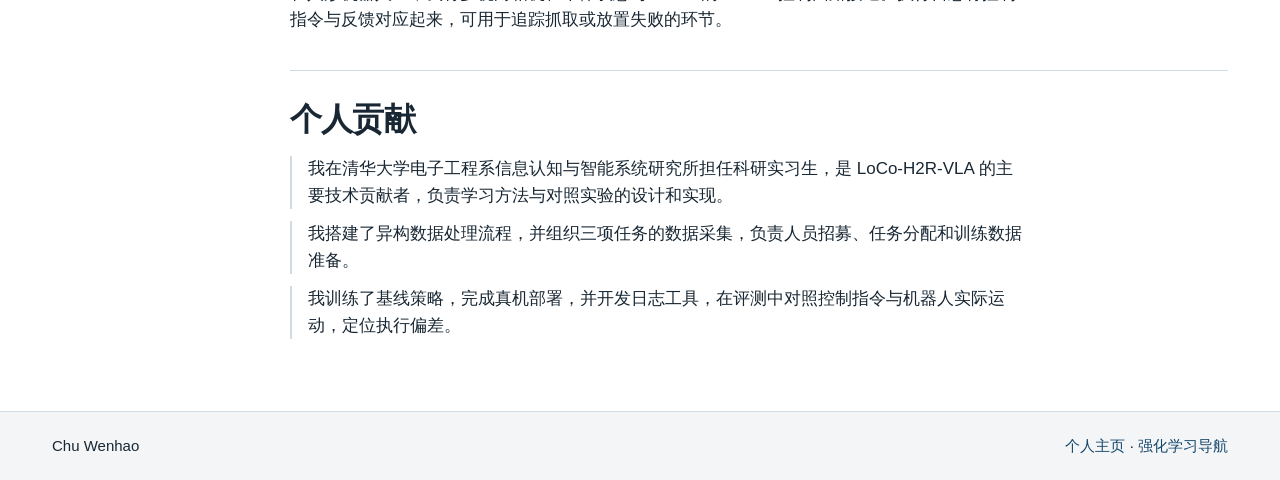
<file: site/zh/projects/heterogeneous-vla/index.html>
<!doctype html><html lang="zh-CN"><head><meta charset="utf-8"><meta name="viewport" content="width=device-width,initial-scale=1"><title>面向可泛化机器人操作的异构示范学习 | Chu Wenhao</title><link rel="alternate" hreflang="en" href="../../../projects/heterogeneous-vla/index.html"><link rel="alternate" hreflang="zh-CN" href="index.html"><link rel="stylesheet" href="../../../assets/base.css"><link rel="stylesheet" href="../../../assets/portfolio.css"><link rel="stylesheet" href="../../../assets/method-v2.css"><link rel="stylesheet" href="../../../assets/project-layout.css"><script defer src="../../../assets/portfolio.js"></script></head><body class="page-vla"><a class="skip" href="#main">跳至正文</a><header class="masthead"><div class="wrap"><a class="brand" href="../../index.html"><span class="brand-name">Chu Wenhao</span><span class="brand-wordmark">具身智能研究与实践</span></a><div class="masthead-right"><p class="masthead-vision">探索让具身智能与机器人落地生产力</p><nav class="navrow" aria-label="主导航"><a class="navhome" href="../../index.html#projects">研究项目</a><a class="navcontact" href="../../index.html#contact">联系</a><span class="language"><a lang="en" data-lang="en" href="../../../projects/heterogeneous-vla/index.html">English</a><span aria-hidden="true">|</span><a lang="zh-CN" data-lang="zh" aria-current="page" href="index.html">简体中文</a></span></nav></div></div></header><main class="wrap" id="main" tabindex="-1"><section class="project-title project-hero project-hero--vla" id="overview" aria-labelledby="vla-project-name"><a class="crumb" href="../../index.html#projects">精选研究项目</a><div class="project-hero-grid"><div class="project-hero-copy"><p class="kicker">人形机器人操作</p><h1 id="vla-project-name">面向可泛化机器人操作的异构示范学习</h1><div class="method-identity"><strong>LoCo-H2R-VLA</strong><span lang="en">Low-Cost Human-to-Robot Transfer for Data-Efficient VLA Post-Training</span></div><div class="project-hero-intro"><p>LoCo-H2R-VLA 旨在利用低成本的异构人类示范，包括第一视角（Ego）视频和手持夹爪（UMI）操作示范，结合有限的目标机器人遥操作数据，降低对昂贵机器人示范的依赖，提升策略泛化能力。</p><p>当前真机验证使用 100 条 UMI 示范和 50 条机器人示范。桌面整理成功率为 60%，水果分拣为 80%。第一视角视频已完成数据准备，供后续策略研究使用。</p></div><p class="meta">清华大学 · 科研实习生 · 2026 年 8—11 月</p><div class="actions project-hero-actions"><a class="button" href="#method">了解方法原理</a><a href="#demos">观看真机演示</a></div></div><div class="project-hero-media"><figure class="overview-image"><img class="" src="../../../assets/posters/DEMO-DESK.jpg" width="1600" height="710" alt="人形机器人在桌前整理书本" loading="eager"></figure></div></div></section><div class="project-layout"><aside class="side"><nav class="project-toc" aria-label="项目目录"><p>本页目录</p><div class="toc"><a href="#overview">项目概览</a><a href="#motivation">研究问题</a><a href="#method">方法原理</a><a href="#demos">真机演示</a><a href="#evaluation">实验评估</a><a href="#data">数据采集与训练</a><a href="#system">系统实现</a><a href="#contributions">个人贡献</a></div></nav></aside><div class="project-body-sections"><section class="article-section project-section" id="motivation" aria-labelledby="project-motivation-title"><h2 id="project-motivation-title">研究问题</h2><p>录制一条遥操作示范，需要机器人和操作员同时在场。人用手持夹爪也能演示如何抓取、移动和放置物体。哪些操作经验可以迁移，让人形机器人用更少的本体示范学会同一项任务？</p></section><section class="article-section project-section" id="method" aria-labelledby="project-method-title"><h2 id="project-method-title">方法原理</h2><div class="mv2-public" lang="zh-Hans" data-method-language="zh" data-method-visualization="v2-public"><div class="mv2-idea" role="group" aria-labelledby="mv2-idea-title"><div class="mv2-method-heading"><h3 id="mv2-idea-title">人类示范如何减少机器人数据需求？</h3><nav class="mv2-language" aria-label="方法语言"><a href="../../../projects/heterogeneous-vla/index.html#method" lang="en" hreflang="en" data-lang="en">English</a><span aria-hidden="true">|</span><span lang="zh-Hans" aria-current="page">简体中文</span></nav></div><figure class="mv2-diagram"><a class="mv2-diagram-link mv2-desktop-diagram" href="../../../assets/method-v2/research_idea.zh.svg" data-mv2-viewer="idea" target="_blank" rel="noopener" aria-label="打开概念流程图"><img src="../../../assets/method-v2/research_idea.zh.svg" width="1440" height="610" alt="当前分阶段迁移流程：UMI 示范提供操作知识，用于 VLA 后训练并形成人形机器人策略；有限机器人示范提供动作监督。Ego 视频已完成数据准备，作为后续接入方向，与当前已验证路径分开。" loading="lazy"></a><a class="mv2-diagram-link mv2-mobile-diagram" href="../../../assets/method-v2/research_idea.mobile.zh.svg" data-mv2-viewer="idea.mobile" target="_blank" rel="noopener" aria-label="打开概念流程图"><img src="../../../assets/method-v2/research_idea.mobile.zh.svg" width="420" height="1090" alt="当前分阶段迁移流程：UMI 示范提供操作知识，用于 VLA 后训练并形成人形机器人策略；有限机器人示范提供动作监督。Ego 视频已完成数据准备，作为后续接入方向，与当前已验证路径分开。" loading="lazy"></a><figcaption><p>当前验证通过分阶段知识迁移使用 UMI 与 Robot 示范。Ego 已完成数据准备，是后续接入方向。</p><a class="mv2-open-desktop" href="../../../assets/method-v2/research_idea.zh.svg" data-mv2-viewer="idea" target="_blank" rel="noopener">打开概念流程图</a><a class="mv2-open-mobile" href="../../../assets/method-v2/research_idea.mobile.zh.svg" data-mv2-viewer="idea.mobile" target="_blank" rel="noopener">打开概念流程图</a></figcaption></figure></div><div class="mv2-pipeline" role="group" aria-labelledby="mv2-pipeline-title"><h3 id="mv2-pipeline-title">三阶段知识迁移</h3><p class="mv2-pipeline-intro">前两个阶段使用 100 条 UMI 示范学习操作知识，随后策略使用 50 条 Robot 示范完成后训练。</p><ol class="mv2-stages"><li class="mv2-stage" id="mv2-stage-1" data-method-stage="1" aria-labelledby="mv2-stage-1-title"><p class="mv2-eyebrow">阶段 01</p><h4 id="mv2-stage-1-title">多尺度潜动作教师</h4><p class="mv2-stage-summary">观察UMI示范中操作前后的变化，学习可迁移的紧凑操作表示。</p><figure class="mv2-diagram mv2-desktop-figure"><a class="mv2-diagram-link" href="../../../assets/method-v2/overview_stage1.zh.svg" data-mv2-viewer="overview_stage1" target="_blank" rel="noopener" aria-label="打开概念流程图: 多尺度潜动作教师"><img src="../../../assets/method-v2/overview_stage1.zh.svg" width="1280" height="680" alt="多尺度潜动作教师" loading="lazy"></a><figcaption><p>阶段概览</p><a href="../../../assets/method-v2/overview_stage1.zh.svg" data-mv2-viewer="overview_stage1" target="_blank" rel="noopener">打开概念流程图</a></figcaption></figure><figure class="mv2-diagram mv2-mobile-figure"><a class="mv2-diagram-link" href="../../../assets/method-v2/overview_stage1.mobile.zh.svg" data-mv2-viewer="overview_stage1.mobile" target="_blank" rel="noopener" aria-label="打开概念流程图: 多尺度潜动作教师"><img src="../../../assets/method-v2/overview_stage1.mobile.zh.svg" width="360" height="1360" alt="多尺度潜动作教师" loading="lazy"></a><figcaption><p>阶段概览</p><a href="../../../assets/method-v2/overview_stage1.mobile.zh.svg" data-mv2-viewer="overview_stage1.mobile" target="_blank" rel="noopener">打开概念流程图</a></figcaption></figure><a class="mv2-technical-button" data-full-technical data-mv2-viewer="technical_stage1_teacher" href="../../../assets/method-v2/stage1_teacher.zh.svg" target="_blank" rel="noopener">查看完整技术图</a><details class="mv2-explanation mv2-stage-technical" data-stage-technical="1"><summary>查看技术细节</summary><p>当前视觉特征通过独立旁路进入FDM；独立运动头使用量化后的码向量。两个重建目标均通过FSQ直通估计路径训练IDM。</p><figure class="mv2-diagram "><a class="mv2-diagram-link" href="../../../assets/method-v2/stage1_teacher.zh.svg" data-mv2-viewer="technical_stage1_teacher" target="_blank" rel="noopener" aria-label="打开概念流程图: 多尺度潜动作教师"><img src="../../../assets/method-v2/stage1_teacher.zh.svg" width="1440" height="1280" alt="多尺度潜动作教师" loading="lazy"></a><figcaption><p></p><a href="../../../assets/method-v2/stage1_teacher.zh.svg" data-mv2-viewer="technical_stage1_teacher" target="_blank" rel="noopener">打开概念流程图</a></figcaption></figure></details></li><li class="mv2-stage" id="mv2-stage-2" data-method-stage="2" aria-labelledby="mv2-stage-2-title"><p class="mv2-eyebrow">阶段 02</p><h4 id="mv2-stage-2-title">当前观测潜动作预测器</h4><p class="mv2-stage-summary">只看当前画面预测操作编码分布，再将其转换为连续潜动作先验。</p><figure class="mv2-diagram mv2-desktop-figure"><a class="mv2-diagram-link" href="../../../assets/method-v2/overview_stage2.zh.svg" data-mv2-viewer="overview_stage2" target="_blank" rel="noopener" aria-label="打开概念流程图: 当前观测潜动作预测器"><img src="../../../assets/method-v2/overview_stage2.zh.svg" width="1280" height="600" alt="当前观测潜动作预测器" loading="lazy"></a><figcaption><p>阶段概览</p><a href="../../../assets/method-v2/overview_stage2.zh.svg" data-mv2-viewer="overview_stage2" target="_blank" rel="noopener">打开概念流程图</a></figcaption></figure><figure class="mv2-diagram mv2-mobile-figure"><a class="mv2-diagram-link" href="../../../assets/method-v2/overview_stage2.mobile.zh.svg" data-mv2-viewer="overview_stage2.mobile" target="_blank" rel="noopener" aria-label="打开概念流程图: 当前观测潜动作预测器"><img src="../../../assets/method-v2/overview_stage2.mobile.zh.svg" width="360" height="1330" alt="当前观测潜动作预测器" loading="lazy"></a><figcaption><p>阶段概览</p><a href="../../../assets/method-v2/overview_stage2.mobile.zh.svg" data-mv2-viewer="overview_stage2.mobile" target="_blank" rel="noopener">打开概念流程图</a></figcaption></figure><a class="mv2-technical-button" data-full-technical data-mv2-viewer="technical_stage2_predictor" href="../../../assets/method-v2/stage2_predictor.zh.svg" target="_blank" rel="noopener">查看完整技术图</a><details class="mv2-explanation mv2-stage-technical" data-stage-technical="2"><summary>查看技术细节</summary><p>自回归发生在两个编码槽之间。UMI训练阶段由教师离线导出的标签监督双槽负对数似然；分布期望用于后续策略条件构造。</p><figure class="mv2-diagram "><a class="mv2-diagram-link" href="../../../assets/method-v2/stage2_predictor.zh.svg" data-mv2-viewer="technical_stage2_predictor" target="_blank" rel="noopener" aria-label="打开概念流程图: 当前观测潜动作预测器"><img src="../../../assets/method-v2/stage2_predictor.zh.svg" width="1440" height="800" alt="当前观测潜动作预测器" loading="lazy"></a><figcaption><p></p><a href="../../../assets/method-v2/stage2_predictor.zh.svg" data-mv2-viewer="technical_stage2_predictor" target="_blank" rel="noopener">打开概念流程图</a></figcaption></figure></details></li><li class="mv2-stage" id="mv2-stage-3" data-method-stage="3" aria-labelledby="mv2-stage-3-title"><p class="mv2-eyebrow">阶段 03</p><h4 id="mv2-stage-3-title">先验引导的VLA后训练</h4><p class="mv2-stage-summary">把操作先验加入π0.5的视觉条件，再用目标机器人的示范完成策略后训练。</p><figure class="mv2-diagram mv2-desktop-figure"><a class="mv2-diagram-link" href="../../../assets/method-v2/overview_stage3.zh.svg" data-mv2-viewer="overview_stage3" target="_blank" rel="noopener" aria-label="打开概念流程图: 先验引导的VLA后训练"><img src="../../../assets/method-v2/overview_stage3.zh.svg" width="1280" height="1040" alt="先验引导的VLA后训练" loading="lazy"></a><figcaption><p>阶段概览</p><a href="../../../assets/method-v2/overview_stage3.zh.svg" data-mv2-viewer="overview_stage3" target="_blank" rel="noopener">打开概念流程图</a></figcaption></figure><figure class="mv2-diagram mv2-mobile-figure"><a class="mv2-diagram-link" href="../../../assets/method-v2/overview_stage3.mobile.zh.svg" data-mv2-viewer="overview_stage3.mobile" target="_blank" rel="noopener" aria-label="打开概念流程图: 先验引导的VLA后训练"><img src="../../../assets/method-v2/overview_stage3.mobile.zh.svg" width="360" height="1830" alt="先验引导的VLA后训练" loading="lazy"></a><figcaption><p>阶段概览</p><a href="../../../assets/method-v2/overview_stage3.mobile.zh.svg" data-mv2-viewer="overview_stage3.mobile" target="_blank" rel="noopener">打开概念流程图</a></figcaption></figure><a class="mv2-technical-button" data-full-technical data-mv2-viewer="technical_stage3_policy" href="../../../assets/method-v2/stage3_policy.zh.svg" target="_blank" rel="noopener">查看完整技术图</a><details class="mv2-explanation mv2-stage-technical" data-stage-technical="3"><summary>查看技术细节</summary><p>当前机器人图像进入两条独立视觉支路。先验在进入适配器前截断梯度；其2048维残差仅相加到有效视觉token。本体状态与任务提示通过原生前缀路径参与策略条件化。</p><figure class="mv2-diagram "><a class="mv2-diagram-link" href="../../../assets/method-v2/stage3_policy.zh.svg" data-mv2-viewer="technical_stage3_policy" target="_blank" rel="noopener" aria-label="打开概念流程图: 先验引导的VLA后训练"><img src="../../../assets/method-v2/stage3_policy.zh.svg" width="1500" height="1370" alt="先验引导的VLA后训练" loading="lazy"></a><figcaption><p></p><a href="../../../assets/method-v2/stage3_policy.zh.svg" data-mv2-viewer="technical_stage3_policy" target="_blank" rel="noopener">打开概念流程图</a></figcaption></figure></details></li></ol></div><dialog class="mv2-viewer" id="mv2-diagram-viewer" aria-labelledby="mv2-viewer-heading" lang="zh-Hans"><div class="mv2-viewer-shell"><div class="mv2-viewer-top"><strong id="mv2-viewer-heading">图示查看器</strong><button type="button" data-mv2-close autofocus>关闭</button></div><div class="mv2-viewer-controls"><button type="button" data-mv2-zoom-out>缩小</button><button type="button" data-mv2-zoom-in>放大</button><button type="button" data-mv2-fit>适应窗口</button><button type="button" data-mv2-actual>100%</button><button type="button" data-mv2-fullscreen>全屏</button><span data-mv2-zoom-status aria-live="polite">100%</span><button type="button" data-mv2-image-language="en" lang="en">English</button><button type="button" data-mv2-image-language="zh" lang="zh-Hans">简体中文</button></div><p class="mv2-viewer-hint">放大阅读原图，滚动查看；按 Escape 关闭。</p><p class="mv2-viewer-error" role="status" hidden>图示未能加载，可使用原图链接打开。</p><div class="mv2-viewer-scroll"><div class="mv2-viewer-canvas"><img class="mv2-viewer-image" alt=""></div></div></div></dialog><script id="mv2-diagram-catalog" type="application/json">{"idea": {"title": {"en": "How can human demonstrations reduce robot data requirements?", "zh": "人类示范如何减少机器人数据需求？"}, "sources": {"en": "../../../assets/method-v2/research_idea.en.svg", "zh": "../../../assets/method-v2/research_idea.zh.svg"}}, "idea.mobile": {"title": {"en": "How can human demonstrations reduce robot data requirements?", "zh": "人类示范如何减少机器人数据需求？"}, "sources": {"en": "../../../assets/method-v2/research_idea.mobile.en.svg", "zh": "../../../assets/method-v2/research_idea.mobile.zh.svg"}}, "overview_stage1": {"title": {"en": "Multiscale Latent-Action Teacher", "zh": "多尺度潜动作教师"}, "sources": {"en": "../../../assets/method-v2/overview_stage1.en.svg", "zh": "../../../assets/method-v2/overview_stage1.zh.svg"}}, "overview_stage1.mobile": {"title": {"en": "Multiscale Latent-Action Teacher", "zh": "多尺度潜动作教师"}, "sources": {"en": "../../../assets/method-v2/overview_stage1.mobile.en.svg", "zh": "../../../assets/method-v2/overview_stage1.mobile.zh.svg"}}, "technical_stage1_teacher": {"title": {"en": "Multiscale Latent-Action Teacher", "zh": "多尺度潜动作教师"}, "sources": {"en": "../../../assets/method-v2/stage1_teacher.en.svg", "zh": "../../../assets/method-v2/stage1_teacher.zh.svg"}}, "overview_stage2": {"title": {"en": "Current-Observation Predictor", "zh": "当前观测潜动作预测器"}, "sources": {"en": "../../../assets/method-v2/overview_stage2.en.svg", "zh": "../../../assets/method-v2/overview_stage2.zh.svg"}}, "overview_stage2.mobile": {"title": {"en": "Current-Observation Predictor", "zh": "当前观测潜动作预测器"}, "sources": {"en": "../../../assets/method-v2/overview_stage2.mobile.en.svg", "zh": "../../../assets/method-v2/overview_stage2.mobile.zh.svg"}}, "technical_stage2_predictor": {"title": {"en": "Current-Observation Predictor", "zh": "当前观测潜动作预测器"}, "sources": {"en": "../../../assets/method-v2/stage2_predictor.en.svg", "zh": "../../../assets/method-v2/stage2_predictor.zh.svg"}}, "overview_stage3": {"title": {"en": "Prior-Guided VLA Post-Training", "zh": "先验引导的VLA后训练"}, "sources": {"en": "../../../assets/method-v2/overview_stage3.en.svg", "zh": "../../../assets/method-v2/overview_stage3.zh.svg"}}, "overview_stage3.mobile": {"title": {"en": "Prior-Guided VLA Post-Training", "zh": "先验引导的VLA后训练"}, "sources": {"en": "../../../assets/method-v2/overview_stage3.mobile.en.svg", "zh": "../../../assets/method-v2/overview_stage3.mobile.zh.svg"}}, "technical_stage3_policy": {"title": {"en": "Prior-Guided VLA Post-Training", "zh": "先验引导的VLA后训练"}, "sources": {"en": "../../../assets/method-v2/stage3_policy.en.svg", "zh": "../../../assets/method-v2/stage3_policy.zh.svg"}}}</script><script id="mv2-viewer-copy" type="application/json">{"title": "图示查看器", "close": "关闭", "fit": "适应窗口", "actual": "100%", "zoom_in": "放大", "zoom_out": "缩小", "fullscreen": "全屏", "exit_fullscreen": "退出全屏", "hint": "放大阅读原图，滚动查看；按 Escape 关闭。", "error": "图示未能加载，可使用原图链接打开。"}</script><script defer src="../../../assets/method-v2.js"></script></div></section><section class="article-section project-section" id="demos" aria-labelledby="project-demos-title"><h2 id="project-demos-title">真机演示</h2><p>桌面整理录像展示人形机器人重新摆放桌面物品，水果分拣录像展示它抓取并放置水果。两段录像均为策略在真机上的推理执行。</p><div class="demo-grid"><figure class="recording" data-media="DEMO-DESK" data-source="../../../assets/videos/DEMO-DESK.mp4"><noscript><a href="../../../assets/videos/DEMO-DESK.mp4">播放视频</a></noscript><div class="frame"><img class="" src="../../../assets/posters/DEMO-DESK.jpg" width="1600" height="710" alt="桌面整理" loading="lazy"><button type="button" hidden aria-label="播放视频 · 桌面整理 · 长程多步操作"><span aria-hidden="true">▶</span>播放视频</button></div><figcaption><strong>桌面整理 · 长程多步操作<span class="demo-duration">（真机演示 100 秒+）</span></strong>真机评测成功率 60%（12/20）</figcaption></figure><figure class="recording" data-media="DEMO-FRUIT" data-source="../../../assets/videos/DEMO-FRUIT.mp4"><noscript><a href="../../../assets/videos/DEMO-FRUIT.mp4">播放视频</a></noscript><div class="frame"><img class="" src="../../../assets/posters/DEMO-FRUIT.jpg" width="1280" height="720" alt="水果分拣" loading="lazy"><button type="button" hidden aria-label="播放视频 · 水果分拣 · 抓取与放置"><span aria-hidden="true">▶</span>播放视频</button></div><figcaption><strong>水果分拣 · 抓取与放置</strong>真机评测成功率 80%（16/20）</figcaption></figure></div></section><section class="article-section project-section" id="evaluation" aria-labelledby="project-evaluation-title"><h2 id="project-evaluation-title">实验评估</h2><p>同样使用 50 条机器人示范，LoCo-H2R-VLA 在桌面整理和水果分拣上分别取得 60% 和 80% 的成功率。仅使用这 50 条机器人示范训练的策略分别为 25% 和 50%。</p><div class="table-area"><table><thead><tr><th scope="col">配置</th><th scope="col">Robot</th><th scope="col">UMI</th><th scope="col">桌面整理</th><th scope="col">水果分拣</th></tr></thead><tbody><tr><th scope="row">LoCo-H2R-VLA</th><td>50</td><td>100</td><td>60% <span>(12/20)</span></td><td>80% <span>(16/20)</span></td></tr><tr><th scope="row">仅 Robot R50</th><td>50</td><td>0</td><td>25% <span>(5/20)</span></td><td>50% <span>(10/20)</span></td></tr><tr><th scope="row">仅 Robot R100</th><td>100</td><td>0</td><td>35% <span>(7/20)</span></td><td>70% <span>(14/20)</span></td></tr><tr><th scope="row">IK 映射</th><td>50</td><td>100</td><td>10% <span>(2/20)</span></td><td>20% <span>(4/20)</span></td></tr></tbody></table><p class="caption">Robot 和 UMI 两列为训练示范条数。桌面整理每组进行 20 次真机试验，水果分拣每组进行 20 次。</p></div></section><section class="article-section project-section" id="data" aria-labelledby="project-data-title"><span class="project-anchor-alias" id="collection" aria-hidden="true"></span><h2 id="project-data-title">数据采集与训练</h2><p>我组织了三项任务的第一视角视频、UMI 示范和机器人遥操作数据采集，覆盖长程多步操作、抓取放置和精细对准。</p><p>我将示范统一整理为 20 Hz 的 LeRobot 数据集，并训练 ACT 与 π0.5 基线。</p><div class="gallery"><div class="gallery-row"><h3>桌面整理 · 长程多步操作</h3><div class="sources"><figure class="recording" data-media="DATA-DESK-EGO" data-source="../../../assets/videos/DATA-DESK-EGO.mp4"><noscript><a href="../../../assets/videos/DATA-DESK-EGO.mp4">播放视频</a></noscript><div class="frame"><img class="" src="../../../assets/posters/DATA-DESK-EGO.jpg" width="1600" height="930" alt="桌面整理 · Ego · 第一视角" loading="lazy"><button type="button" hidden aria-label="播放视频 · 桌面整理 · Ego · 第一视角"><span aria-hidden="true">▶</span>播放视频</button></div><figcaption>Ego · 第一视角</figcaption></figure><figure class="recording" data-media="DATA-DESK-UMI" data-source="../../../assets/videos/DATA-DESK-UMI.mp4"><noscript><a href="../../../assets/videos/DATA-DESK-UMI.mp4">播放视频</a></noscript><div class="frame"><img class="" src="../../../assets/posters/DATA-DESK-UMI.jpg" width="960" height="540" alt="桌面整理 · UMI" loading="lazy"><button type="button" hidden aria-label="播放视频 · 桌面整理 · UMI"><span aria-hidden="true">▶</span>播放视频</button></div><figcaption>UMI</figcaption></figure><figure class="recording" data-media="DATA-DESK-ROBOT" data-source="../../../assets/videos/DATA-DESK-ROBOT.mp4"><noscript><a href="../../../assets/videos/DATA-DESK-ROBOT.mp4">播放视频</a></noscript><div class="frame"><img class="" src="../../../assets/posters/DATA-DESK-ROBOT.jpg" width="640" height="480" alt="桌面整理 · Robot · 遥操作" loading="lazy"><button type="button" hidden aria-label="播放视频 · 桌面整理 · Robot · 遥操作"><span aria-hidden="true">▶</span>播放视频</button></div><figcaption>Robot · 遥操作</figcaption></figure></div></div><div class="gallery-row"><h3>水果分拣 · 抓取与放置</h3><div class="sources"><figure class="recording" data-media="DATA-FRUIT-EGO" data-source="../../../assets/videos/DATA-FRUIT-EGO.mp4"><noscript><a href="../../../assets/videos/DATA-FRUIT-EGO.mp4">播放视频</a></noscript><div class="frame"><img class="" src="../../../assets/posters/DATA-FRUIT-EGO.jpg" width="1600" height="930" alt="水果分拣 · Ego · 第一视角" loading="lazy"><button type="button" hidden aria-label="播放视频 · 水果分拣 · Ego · 第一视角"><span aria-hidden="true">▶</span>播放视频</button></div><figcaption>Ego · 第一视角</figcaption></figure><figure class="recording" data-media="DATA-FRUIT-UMI" data-source="../../../assets/videos/DATA-FRUIT-UMI.mp4"><noscript><a href="../../../assets/videos/DATA-FRUIT-UMI.mp4">播放视频</a></noscript><div class="frame"><img class="" src="../../../assets/posters/DATA-FRUIT-UMI.jpg" width="960" height="540" alt="水果分拣 · UMI" loading="lazy"><button type="button" hidden aria-label="播放视频 · 水果分拣 · UMI"><span aria-hidden="true">▶</span>播放视频</button></div><figcaption>UMI</figcaption></figure><figure class="recording" data-media="DATA-FRUIT-ROBOT" data-source="../../../assets/videos/DATA-FRUIT-ROBOT.mp4"><noscript><a href="../../../assets/videos/DATA-FRUIT-ROBOT.mp4">播放视频</a></noscript><div class="frame"><img class="" src="../../../assets/posters/DATA-FRUIT-ROBOT.jpg" width="448" height="448" alt="水果分拣 · Robot · 遥操作" loading="lazy"><button type="button" hidden aria-label="播放视频 · 水果分拣 · Robot · 遥操作"><span aria-hidden="true">▶</span>播放视频</button></div><figcaption>Robot · 遥操作</figcaption></figure></div></div><div class="gallery-row"><h3>插头插接 · 精细对准与插入</h3><div class="sources"><figure class="recording" data-media="DATA-PLUG-EGO" data-source="../../../assets/videos/DATA-PLUG-EGO.mp4"><noscript><a href="../../../assets/videos/DATA-PLUG-EGO.mp4">播放视频</a></noscript><div class="frame"><img class="" src="../../../assets/posters/DATA-PLUG-EGO.jpg" width="1600" height="930" alt="插头插接 · Ego · 第一视角" loading="lazy"><button type="button" hidden aria-label="播放视频 · 插头插接 · Ego · 第一视角"><span aria-hidden="true">▶</span>播放视频</button></div><figcaption>Ego · 第一视角</figcaption></figure><figure class="recording" data-media="DATA-PLUG-UMI" data-source="../../../assets/videos/DATA-PLUG-UMI.mp4"><noscript><a href="../../../assets/videos/DATA-PLUG-UMI.mp4">播放视频</a></noscript><div class="frame"><img class="" src="../../../assets/posters/DATA-PLUG-UMI.jpg" width="960" height="540" alt="插头插接 · UMI" loading="lazy"><button type="button" hidden aria-label="播放视频 · 插头插接 · UMI"><span aria-hidden="true">▶</span>播放视频</button></div><figcaption>UMI</figcaption></figure><figure class="recording" data-media="DATA-PLUG-ROBOT" data-source="../../../assets/videos/DATA-PLUG-ROBOT.mp4"><noscript><a href="../../../assets/videos/DATA-PLUG-ROBOT.mp4">播放视频</a></noscript><div class="frame"><img class="" src="../../../assets/posters/DATA-PLUG-ROBOT.jpg" width="448" height="448" alt="插头插接 · Robot · 遥操作" loading="lazy"><button type="button" hidden aria-label="播放视频 · 插头插接 · Robot · 遥操作"><span aria-hidden="true">▶</span>播放视频</button></div><figcaption>Robot · 遥操作</figcaption></figure></div></div></div></section><section class="article-section project-section" id="system" aria-labelledby="project-system-title"><span class="project-anchor-alias" id="deployment" aria-hidden="true"></span><h2 id="project-system-title">系统实现</h2><p>在人形机器人上，我将多视角相机、本体状态与 20 Hz 的 ROS 2 控制回路接通。执行日志将控制指令与反馈对应起来，可用于追踪抓取或放置失败的环节。</p></section><section class="article-section project-section" id="contributions" aria-labelledby="project-contributions-title"><h2 id="project-contributions-title">个人贡献</h2><p>我在清华大学电子工程系信息认知与智能系统研究所担任科研实习生，是 LoCo-H2R-VLA 的主要技术贡献者，负责学习方法与对照实验的设计和实现。</p><p>我搭建了异构数据处理流程，并组织三项任务的数据采集，负责人员招募、任务分配和训练数据准备。</p><p>我训练了基线策略，完成真机部署，并开发日志工具，在评测中对照控制指令与机器人实际运动，定位执行偏差。</p></section></div></div></main><footer><div class="wrap"><span>Chu Wenhao</span><nav aria-label="页脚导航"><a href="../../index.html">个人主页</a> · <a href="../rl-navigation/index.html">强化学习导航</a></nav></div></footer></body></html>
</file>
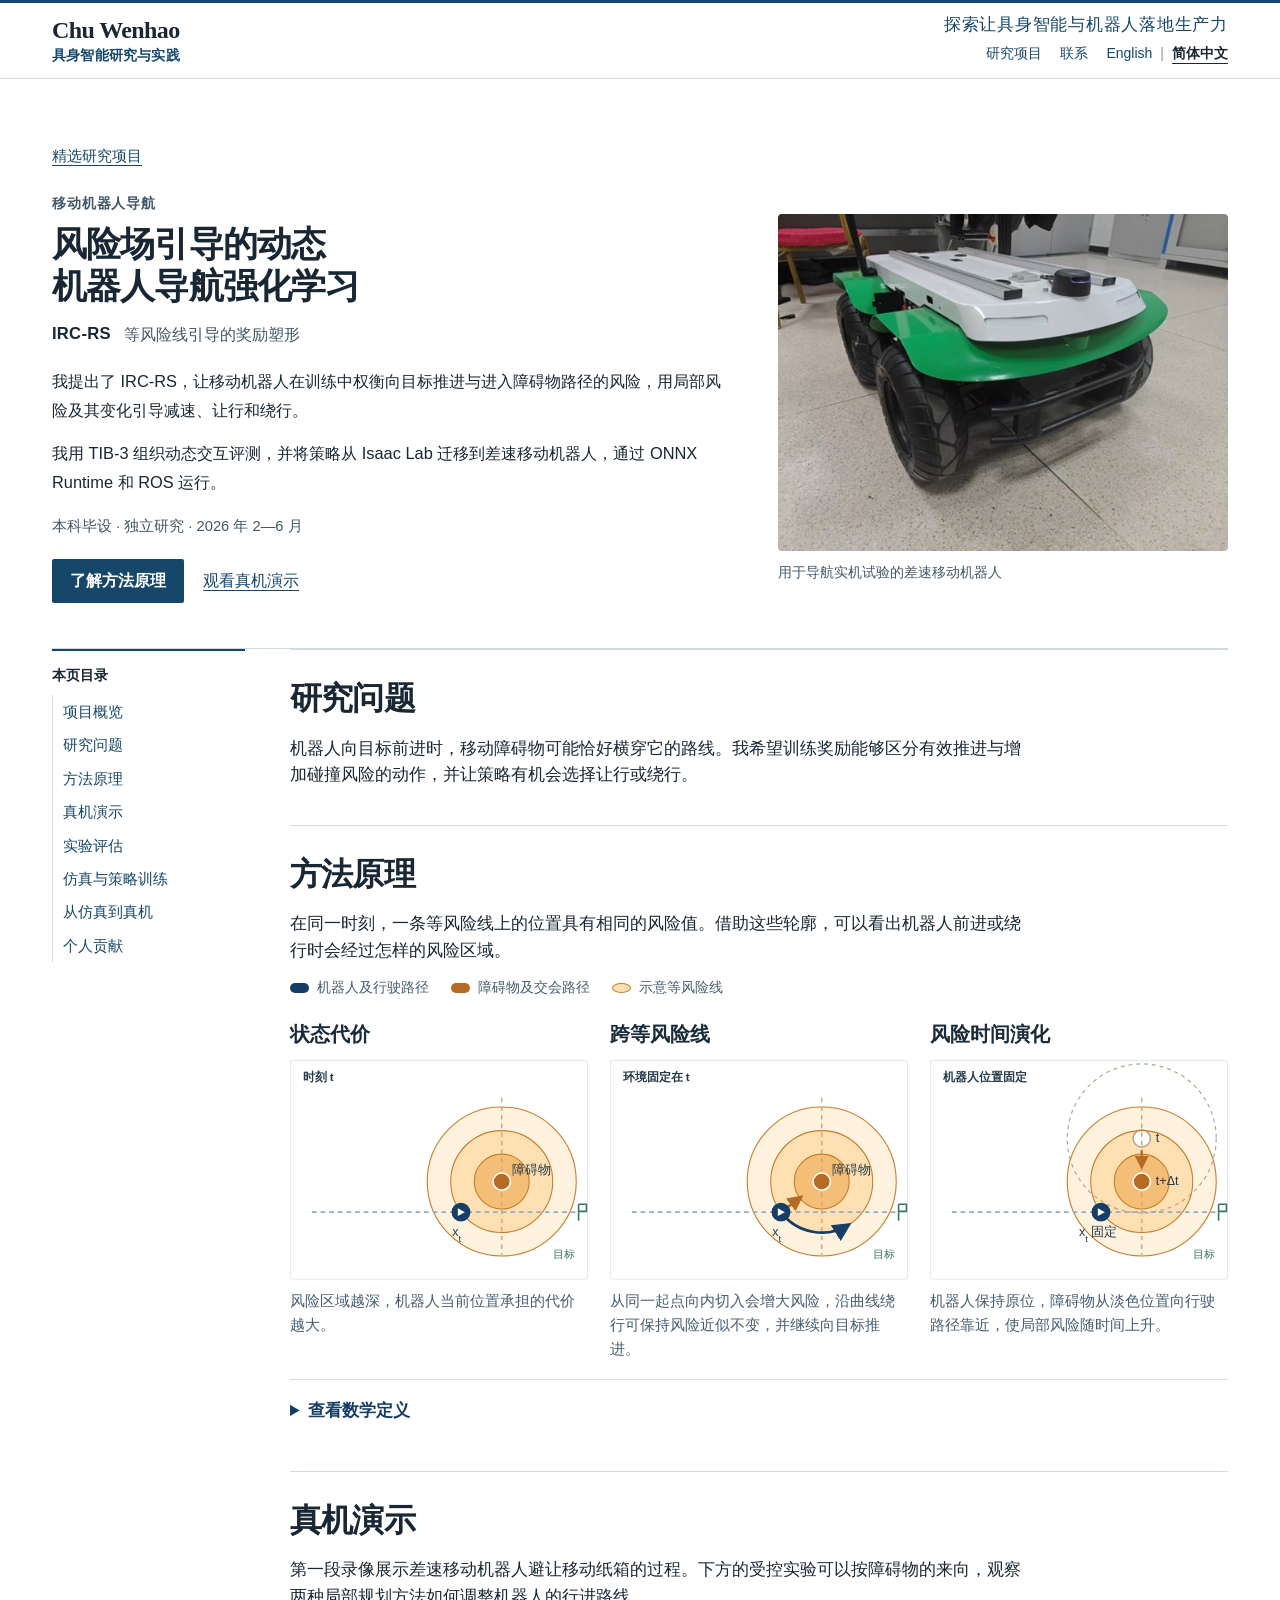
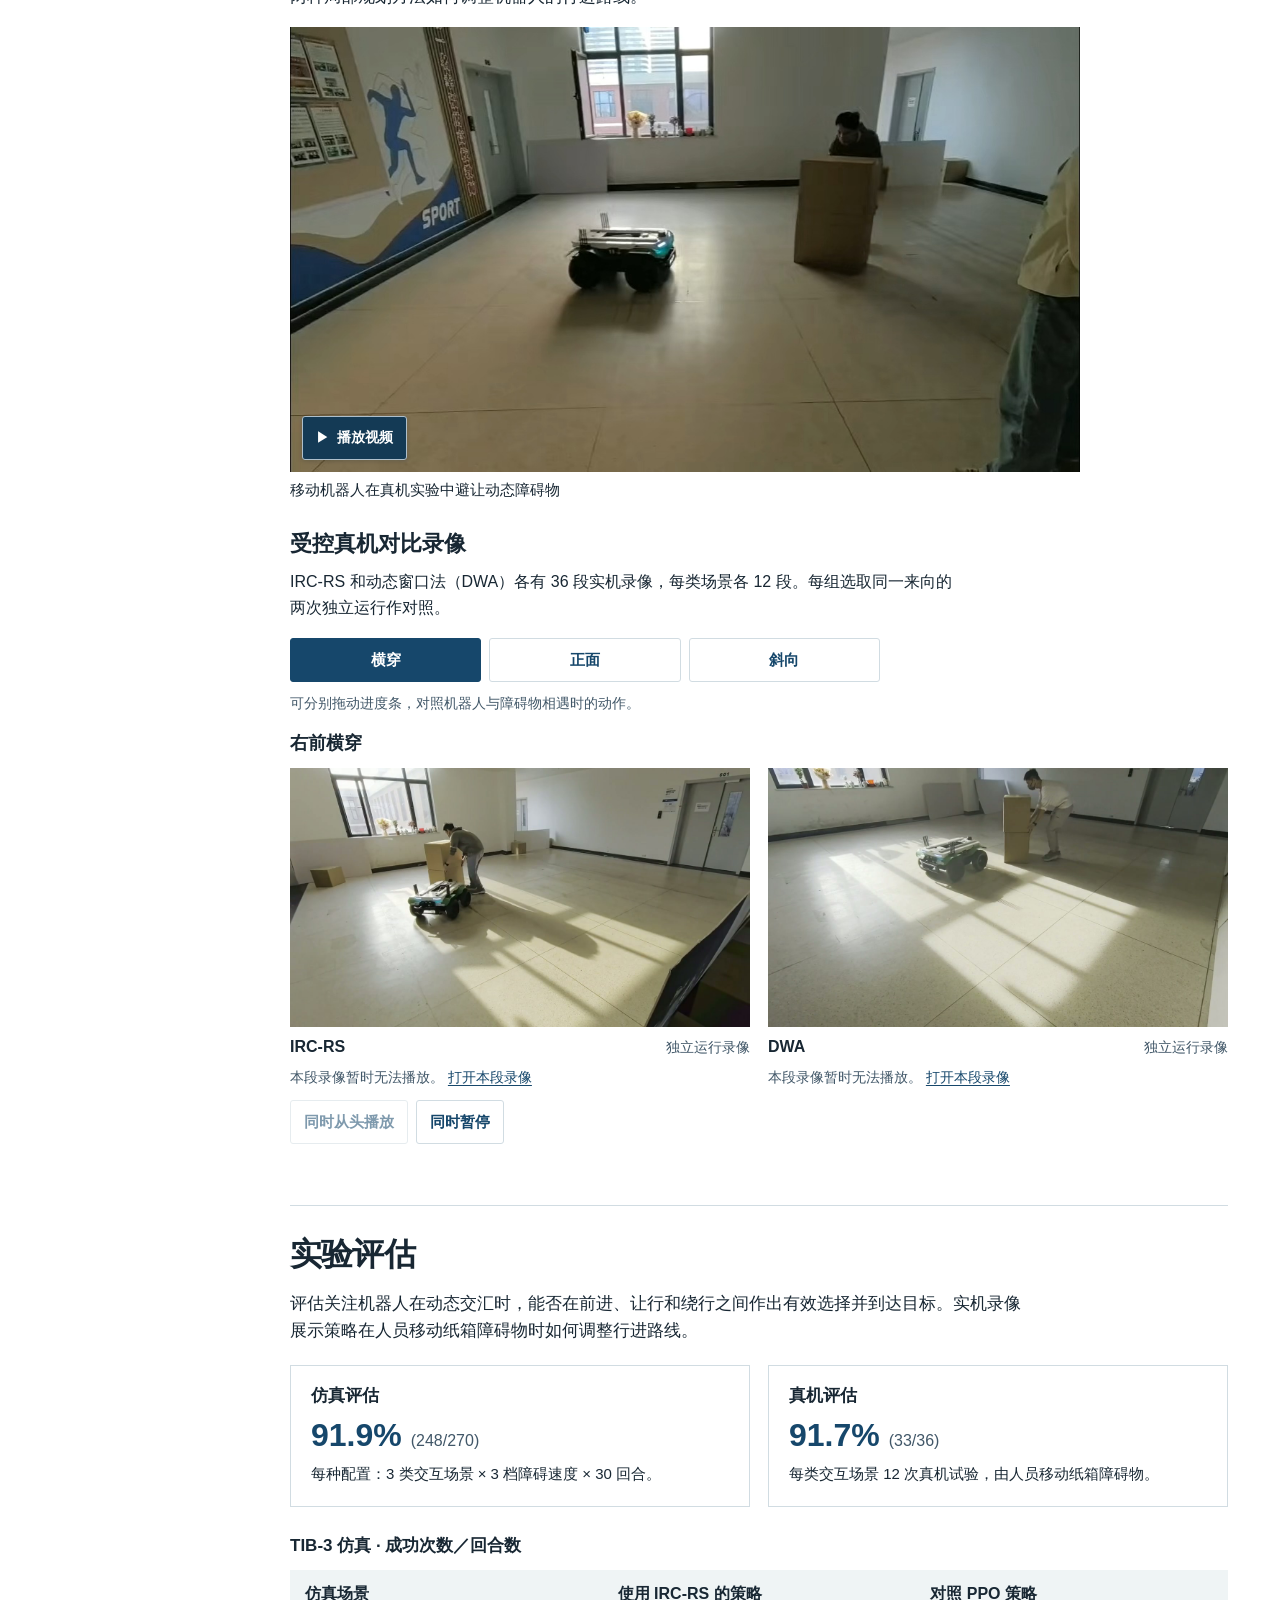
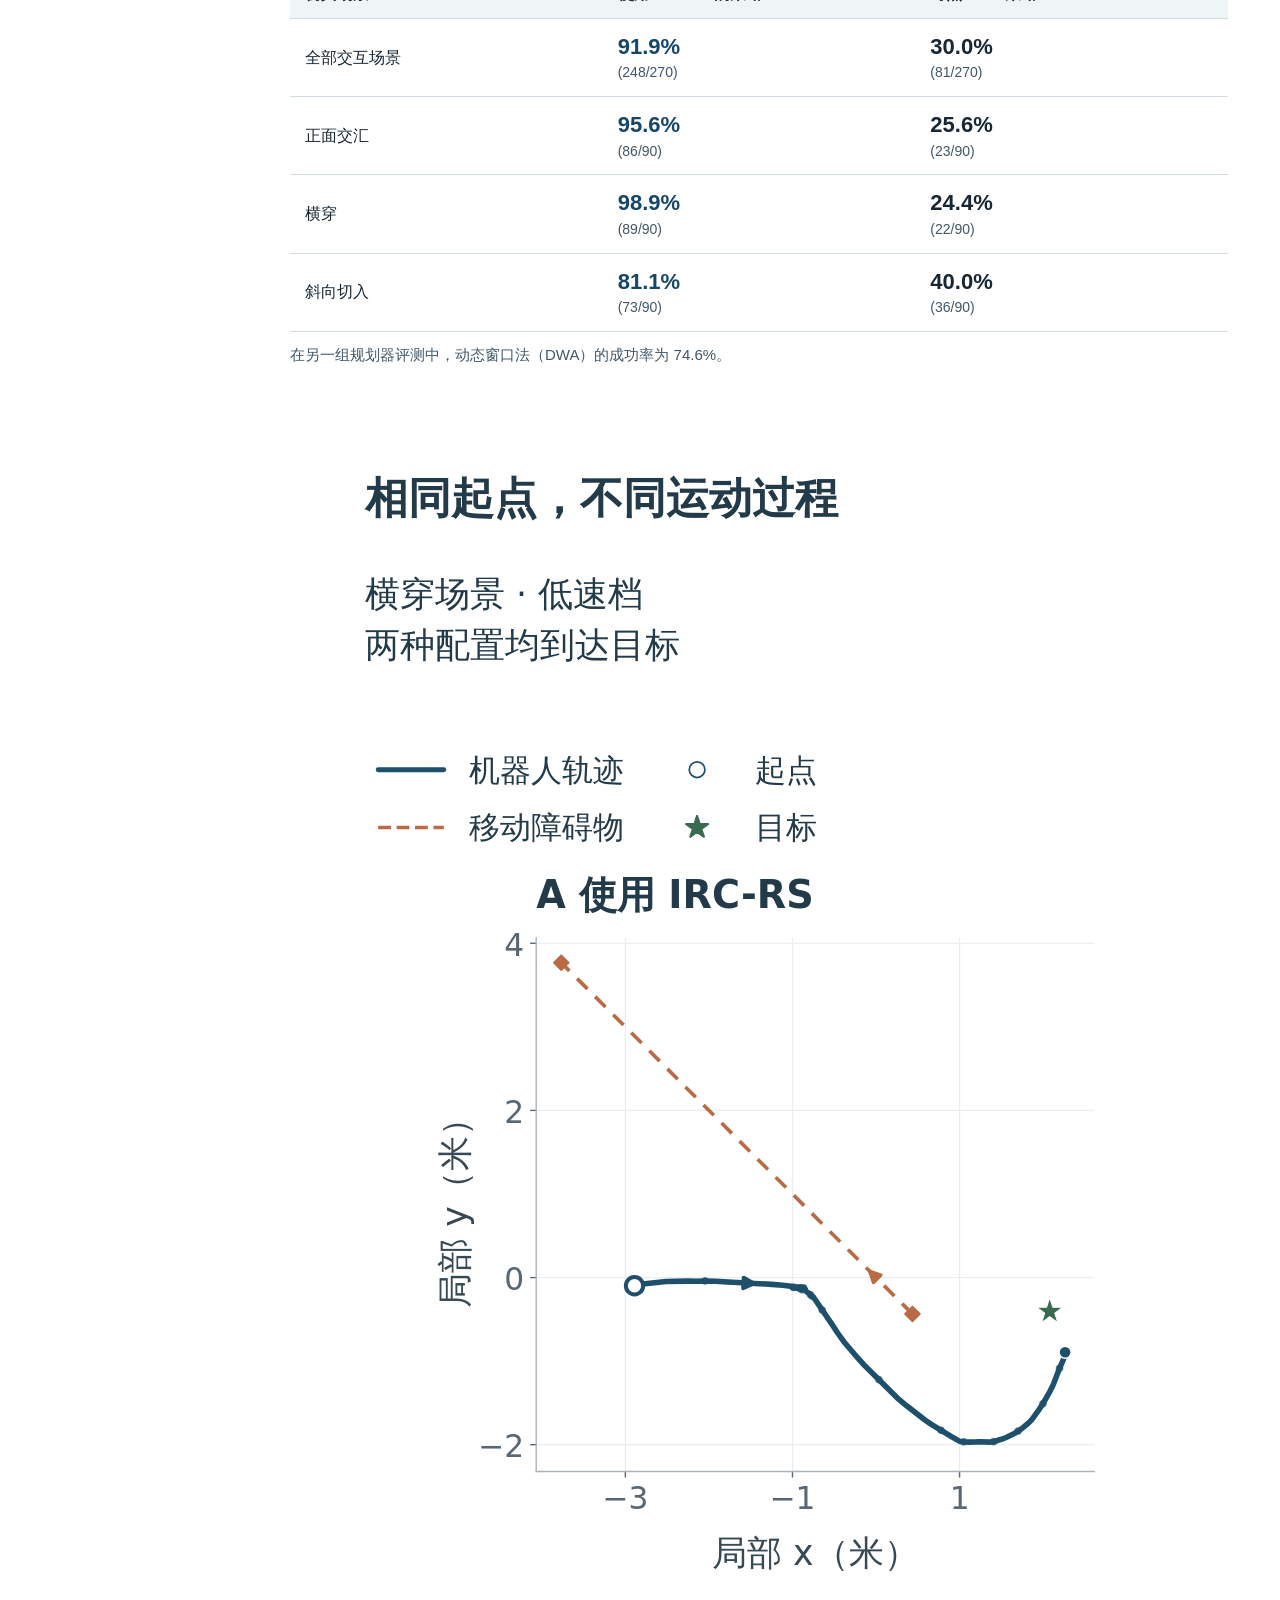
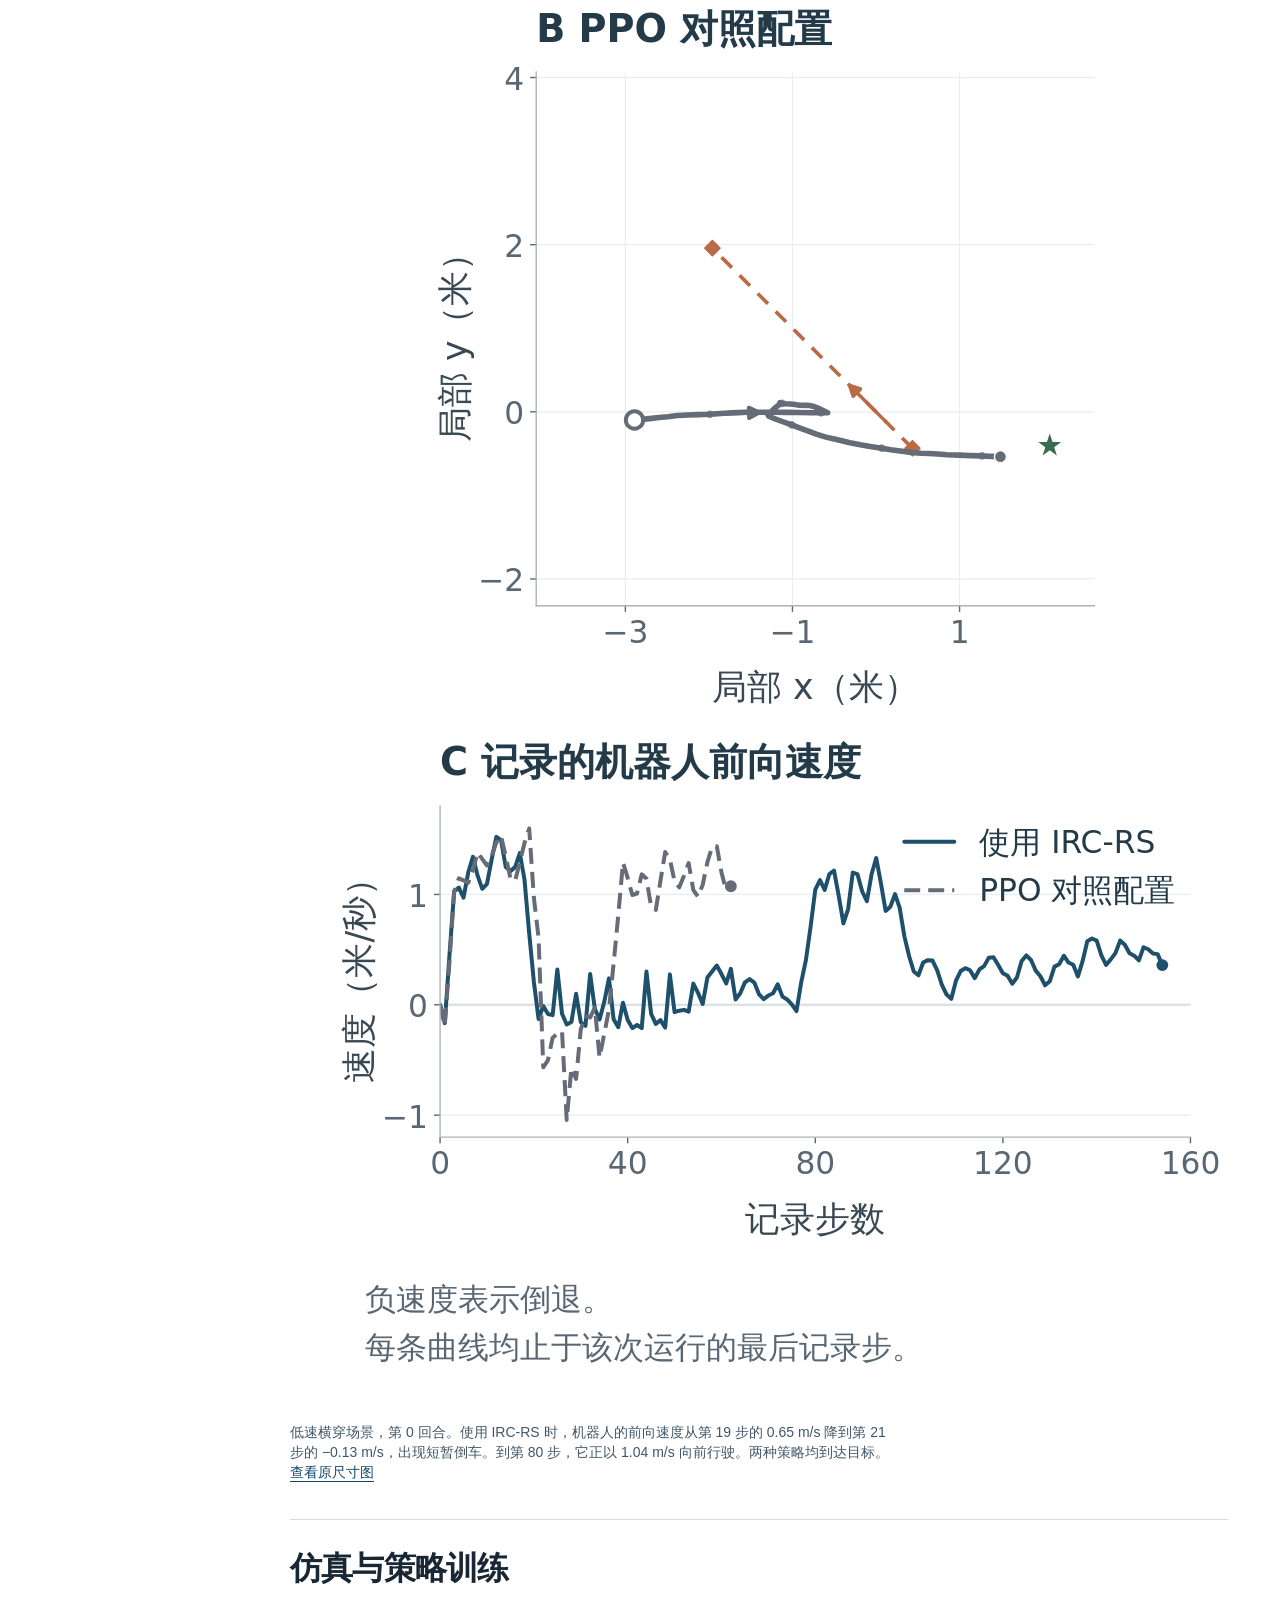
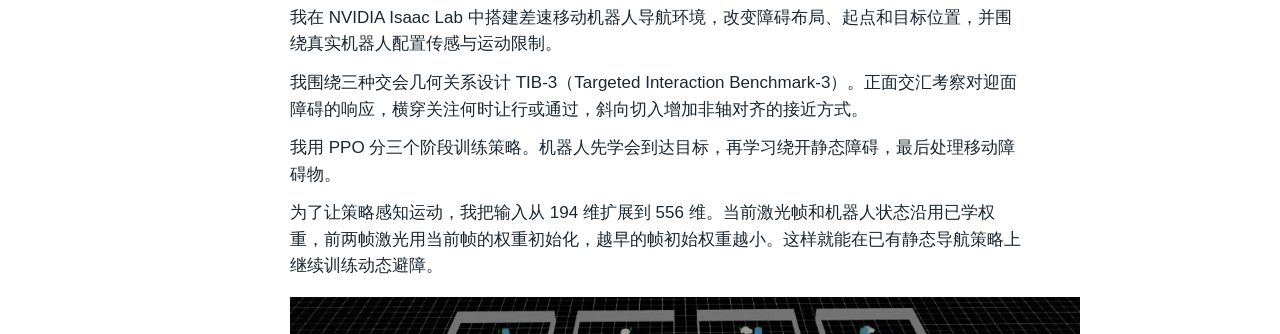
<file: site/zh/projects/rl-navigation/index.html>
<!doctype html><html lang="zh-CN"><head><meta charset="utf-8"><meta name="viewport" content="width=device-width,initial-scale=1"><title>风险场引导的动态机器人导航强化学习 | Chu Wenhao</title><link rel="alternate" hreflang="en" href="../../../projects/rl-navigation/index.html"><link rel="alternate" hreflang="zh-CN" href="index.html"><link rel="stylesheet" href="../../../assets/base.css"><link rel="stylesheet" href="../../../assets/portfolio.css"><link rel="stylesheet" href="../../../assets/irc-rs/page.css"><link rel="stylesheet" href="../../../assets/irc-rs/method.css"><link rel="stylesheet" href="../../../assets/irc-rs/trials.css"><script defer src="../../../assets/irc-rs/trials.js"></script><link rel="stylesheet" href="../../../assets/project-layout.css"><script defer src="../../../assets/portfolio.js"></script></head><body class="page-rl"><a class="skip" href="#main">跳至正文</a><header class="masthead"><div class="wrap"><a class="brand" href="../../index.html"><span class="brand-name">Chu Wenhao</span><span class="brand-wordmark">具身智能研究与实践</span></a><div class="masthead-right"><p class="masthead-vision">探索让具身智能与机器人落地生产力</p><nav class="navrow" aria-label="主导航"><a class="navhome" href="../../index.html#projects">研究项目</a><a class="navcontact" href="../../index.html#contact">联系</a><span class="language"><a lang="en" data-lang="en" href="../../../projects/rl-navigation/index.html">English</a><span aria-hidden="true">|</span><a lang="zh-CN" data-lang="zh" aria-current="page" href="index.html">简体中文</a></span></nav></div></div></header><main class="wrap" id="main" tabindex="-1"><section class="project-title project-hero project-hero--rl" id="overview" aria-labelledby="rl-project-name"><a class="crumb" href="../../index.html#projects">精选研究项目</a><div class="project-hero-grid"><div class="project-hero-copy"><p class="kicker">移动机器人导航</p><h1 id="rl-project-name">风险场引导的动态机器人导航强化学习</h1><div class="method-identity"><strong>IRC-RS</strong><span>等风险线引导的奖励塑形</span></div><div class="project-hero-intro"><p>我提出了 IRC-RS，让移动机器人在训练中权衡向目标推进与进入障碍物路径的风险，用局部风险及其变化引导减速、让行和绕行。</p><p>我用 TIB-3 组织动态交互评测，并将策略从 Isaac Lab 迁移到差速移动机器人，通过 ONNX Runtime 和 ROS 运行。</p></div><p class="meta">本科毕设 · 独立研究 · 2026 年 2—6 月</p><div class="actions project-hero-actions"><a class="button" href="#method">了解方法原理</a><a href="#demos">观看真机演示</a></div></div><div class="project-hero-media"><figure><img src="../../../assets/navigation/lead.jpg" width="554" height="415" alt="用于导航实机试验的差速移动机器人"><figcaption>用于导航实机试验的差速移动机器人</figcaption></figure></div></div></section><div class="project-layout"><aside class="side"><nav class="project-toc" aria-label="项目目录"><p>本页目录</p><div class="toc"><a href="#overview">项目概览</a><a href="#motivation">研究问题</a><a href="#method">方法原理</a><a href="#demos">真机演示</a><a href="#evaluation">实验评估</a><a href="#data">仿真与策略训练</a><a href="#system">从仿真到真机</a><a href="#contributions">个人贡献</a></div></nav></aside><div class="project-body-sections"><section class="article-section project-section" id="motivation" aria-labelledby="project-motivation-title"><h2 id="project-motivation-title">研究问题</h2><p>机器人向目标前进时，移动障碍物可能恰好横穿它的路线。我希望训练奖励能够区分有效推进与增加碰撞风险的动作，并让策略有机会选择让行或绕行。</p></section><section class="article-section project-section" id="method" aria-labelledby="project-method-title"><h2 id="project-method-title">方法原理</h2><p>在同一时刻，一条等风险线上的位置具有相同的风险值。借助这些轮廓，可以看出机器人前进或绕行时会经过怎样的风险区域。</p><div class="irc-method irc-principle" lang="zh-Hans" data-irc-module="principle"><ul class="irc-legend"><li><span class="irc-legend-robot" aria-hidden="true"></span>机器人及行驶路径</li><li><span class="irc-legend-obstacle" aria-hidden="true"></span>障碍物及交会路径</li><li><span class="irc-legend-field" aria-hidden="true"></span>示意等风险线</li></ul><div class="irc-principle-grid"><article class="irc-principle-panel" data-irc-principle="state"><h3>状态代价</h3><figure><svg class="irc-scene" data-irc-scene="state" viewBox="0 0 380 280" role="img" aria-labelledby="irc-scene-state-title irc-scene-state-desc" lang="zh-Hans"><title id="irc-scene-state-title">交会场景中的状态代价</title><desc id="irc-scene-state-desc">机器人位于当前位置；障碍物及同心的概念等风险线表示它当前受到的风险影响。</desc><defs><marker id="irc-scene-state-blue" markerWidth="7" markerHeight="7" refX="6" refY="3.5" orient="auto"><path d="M0 0 L7 3.5 L0 7 Z" fill="#153d66"/></marker><marker id="irc-scene-state-orange" markerWidth="6" markerHeight="6" refX="5" refY="3" orient="auto"><path d="M0 0 L6 3 L0 6 Z" fill="#b66b24"/></marker></defs><rect x=".5" y=".5" width="379" height="279" rx="3" fill="#fff" stroke="#dce3eb"/><circle cx="270" cy="155" r="95" fill="#fff3e0"/><circle cx="270" cy="155" r="65" fill="#ffe0b2"/><circle cx="270" cy="155" r="35" fill="#f5be76"/><circle cx="270" cy="155" r="35" fill="none" stroke="#c77c2f" stroke-width="1.4"/><circle cx="270" cy="155" r="65" fill="none" stroke="#c77c2f" stroke-width="1.4"/><circle cx="270" cy="155" r="95" fill="none" stroke="#c77c2f" stroke-width="1.4"/><path d="M28 194 H369" stroke="#93afc3" stroke-width="2" stroke-dasharray="6 5"/><path d="M270 48 V249" stroke="#d5aa76" stroke-width="2" stroke-dasharray="6 5"/><circle cx="270" cy="155" r="11" fill="#b66b24" stroke="#fff" stroke-width="2"/><circle data-irc-robot-start="true" cx="218" cy="194" r="12" fill="#153d66"/><path d="M214 189 L223 194 L214 199 Z" fill="#fff"/><path d="M368 184 V205 M368 184 H378 V193 H368" fill="none" stroke="#36745c" stroke-width="2"/><g fill="#24394a" font-family="Segoe UI,Microsoft YaHei,Arial,sans-serif" font-size="16"><text x="207" y="225">x<tspan baseline-shift="sub" font-size="12">t</tspan></text><text x="283" y="145">障碍物</text><text x="16" y="27" font-size="15" font-weight="600">时刻 t</text><text x="336" y="253" font-size="14" fill="#36745c">目标</text></g></svg><figcaption>风险区域越深，机器人当前位置承担的代价越大。</figcaption></figure></article><article class="irc-principle-panel" data-irc-principle="cross"><h3>跨等风险线</h3><figure><svg class="irc-scene" data-irc-scene="cross" viewBox="0 0 380 280" role="img" aria-labelledby="irc-scene-cross-title irc-scene-cross-desc" lang="zh-Hans"><title id="irc-scene-cross-title">固定环境时刻，比较机器人位置</title><desc id="irc-scene-cross-desc">障碍物和等风险线保持不变；从同一机器人位置分出两条箭头，一条向内进入更高风险区，另一条沿当前等风险线弯曲绕行并向目标推进。</desc><defs><marker id="irc-scene-cross-blue" markerWidth="7" markerHeight="7" refX="6" refY="3.5" orient="auto"><path d="M0 0 L7 3.5 L0 7 Z" fill="#153d66"/></marker><marker id="irc-scene-cross-orange" markerWidth="6" markerHeight="6" refX="5" refY="3" orient="auto"><path d="M0 0 L6 3 L0 6 Z" fill="#b66b24"/></marker></defs><rect x=".5" y=".5" width="379" height="279" rx="3" fill="#fff" stroke="#dce3eb"/><circle cx="270" cy="155" r="95" fill="#fff3e0"/><circle cx="270" cy="155" r="65" fill="#ffe0b2"/><circle cx="270" cy="155" r="35" fill="#f5be76"/><circle cx="270" cy="155" r="35" fill="none" stroke="#c77c2f" stroke-width="1.4"/><circle cx="270" cy="155" r="65" fill="none" stroke="#c77c2f" stroke-width="1.4"/><circle cx="270" cy="155" r="95" fill="none" stroke="#c77c2f" stroke-width="1.4"/><path d="M28 194 H369" stroke="#93afc3" stroke-width="2" stroke-dasharray="6 5"/><path d="M270 48 V249" stroke="#d5aa76" stroke-width="2" stroke-dasharray="6 5"/><circle cx="270" cy="155" r="11" fill="#b66b24" stroke="#fff" stroke-width="2"/><path data-irc-branch="inward" d="M218 194 L244 174.5" stroke="#b66b24" stroke-width="3.4" fill="none" marker-end="url(#irc-scene-cross-orange)"/><path data-irc-branch="contour" d="M218 194 A65 65 0 0 0 305 209.7723" stroke="#153d66" stroke-width="3.4" fill="none" marker-end="url(#irc-scene-cross-blue)"/><circle data-irc-robot-start="true" cx="218" cy="194" r="12" fill="#153d66"/><path d="M214 189 L223 194 L214 199 Z" fill="#fff"/><path d="M368 184 V205 M368 184 H378 V193 H368" fill="none" stroke="#36745c" stroke-width="2"/><g fill="#24394a" font-family="Segoe UI,Microsoft YaHei,Arial,sans-serif" font-size="16"><text x="207" y="225">x<tspan baseline-shift="sub" font-size="12">t</tspan></text><text x="283" y="145">障碍物</text><text x="16" y="27" font-size="15" font-weight="600">环境固定在 t</text><text x="336" y="253" font-size="14" fill="#36745c">目标</text></g></svg><figcaption>从同一起点向内切入会增大风险，沿曲线绕行可保持风险近似不变，并继续向目标推进。</figcaption></figure></article><article class="irc-principle-panel" data-irc-principle="evo"><h3>风险时间演化</h3><figure><svg class="irc-scene" data-irc-scene="evo" viewBox="0 0 380 280" role="img" aria-labelledby="irc-scene-evo-title irc-scene-evo-desc" lang="zh-Hans"><title id="irc-scene-evo-title">固定机器人位置，观察环境演化</title><desc id="irc-scene-evo-desc">机器人位置不变；淡色障碍物表示时刻 t，实色障碍物表示 t 加 delta t 时更接近机器人路径的位置，相应等风险线发生移动。</desc><defs><marker id="irc-scene-evo-blue" markerWidth="7" markerHeight="7" refX="6" refY="3.5" orient="auto"><path d="M0 0 L7 3.5 L0 7 Z" fill="#153d66"/></marker><marker id="irc-scene-evo-orange" markerWidth="6" markerHeight="6" refX="5" refY="3" orient="auto"><path d="M0 0 L6 3 L0 6 Z" fill="#b66b24"/></marker></defs><rect x=".5" y=".5" width="379" height="279" rx="3" fill="#fff" stroke="#dce3eb"/><circle cx="270" cy="155" r="95" fill="#fff3e0"/><circle cx="270" cy="155" r="65" fill="#ffe0b2"/><circle cx="270" cy="155" r="35" fill="#f5be76"/><circle cx="270" cy="100" r="95" fill="none" stroke="#b9a38a" stroke-width="1.5" stroke-dasharray="5 5"/><circle cx="270" cy="100" r="11" fill="#fff" stroke="#b9a38a" stroke-width="2"/><circle cx="270" cy="155" r="35" fill="none" stroke="#c77c2f" stroke-width="1.4"/><circle cx="270" cy="155" r="65" fill="none" stroke="#c77c2f" stroke-width="1.4"/><circle cx="270" cy="155" r="95" fill="none" stroke="#c77c2f" stroke-width="1.4"/><path d="M28 194 H369" stroke="#93afc3" stroke-width="2" stroke-dasharray="6 5"/><path d="M270 48 V249" stroke="#d5aa76" stroke-width="2" stroke-dasharray="6 5"/><circle cx="270" cy="155" r="11" fill="#b66b24" stroke="#fff" stroke-width="2"/><path d="M270 115 V137" stroke="#b66b24" stroke-width="3" marker-end="url(#irc-scene-evo-orange)"/><circle data-irc-robot-start="true" cx="218" cy="194" r="12" fill="#153d66"/><path d="M214 189 L223 194 L214 199 Z" fill="#fff"/><path d="M368 184 V205 M368 184 H378 V193 H368" fill="none" stroke="#36745c" stroke-width="2"/><g fill="#24394a" font-family="Segoe UI,Microsoft YaHei,Arial,sans-serif" font-size="16"><text x="190" y="225">x<tspan baseline-shift="sub" font-size="12">t</tspan> 固定</text><text x="288" y="105">t</text><text x="288" y="159">t+Δt</text><text x="16" y="27" font-size="15" font-weight="600">机器人位置固定</text><text x="336" y="253" font-size="14" fill="#36745c">目标</text></g></svg><figcaption>机器人保持原位，障碍物从淡色位置向行驶路径靠近，使局部风险随时间上升。</figcaption></figure></article></div><details class="irc-math-details"><summary>查看数学定义</summary><p class="irc-risk-definition">图中的橙色轮廓示意同一时刻风险相等的位置。</p><dl><div><dt>R(x, t) ≡ Φ_R(x, t)</dt><dd>工作空间位置 x 在时刻 t 的瞬时风险。</dd></div><div><dt>λS、λΔ、λT ≥ 0</dt><dd>状态代价、跨等风险线、风险演化三项的非负权重。</dd></div><div><dt>γ ∈ (0, 1]</dt><dd>势差项使用的折扣因子。</dd></div><div><dt>[z]+ = max(z, 0)</dt><dd>只保留正部，使时间演化项惩罚风险上升。</dd></div><div><dt>∂t R(xt, t)</dt><dd>将机器人工作空间位置固定后，风险对时间的偏导数。</dd></div></dl><div class="irc-math-row" data-irc-equation="state"><h4>状态代价</h4><div class="irc-formula" role="math" aria-label="状态奖励等于负的 lambda S 乘以当前风险。"><span>r<sub>state</sub> = −λ<sub>S</sub> R(x<sub>t</sub>, t)</span></div><p>读取机器人当前位置的风险值；风险越高，状态代价越负。</p></div><div class="irc-math-row" data-irc-equation="cross"><h4>跨等风险线</h4><div class="irc-formula" role="math" aria-label="跨等风险线奖励等于 lambda delta 乘以当前风险减去 gamma 乘以下一机器人位置的风险，环境时刻保持固定。"><span>r<sub>cross</sub> = λ<sub>Δ</sub> [</span><span>R(x<sub>t</sub>, t)</span><span>− γR(x<sub>t+1</sub>, t)]</span></div><p>将障碍物场景固定在 t，再比较下一位置；向内切入和沿线绕行两条分支从同一位置出发。</p></div><div class="irc-math-row" data-irc-equation="evo"><h4>风险时间演化</h4><div class="irc-formula" role="math" aria-label="风险演化奖励等于负的 lambda T 乘以固定机器人位置处风险时间导数的正部。"><span>r<sub>evo</sub> = −λ<sub>T</sub> [∂<sub>t</sub>R(x<sub>t</sub>, t)]<sub>+</sub></span></div><p>机器人位置保持不变，让障碍物随时间移动；只惩罚风险的正时间导数，该项不给风险自然下降对称奖励。</p></div><p class="irc-discount-note">沿同一条等风险线移动时，若 γ 接近 1，跨线项就接近零。γ = 1 时该项为零，向目标前进仍可获得进度奖励。</p><p class="irc-sum"><strong>原理层的风险塑形</strong><span role="math">r<sub>IRC-RS</sub> = r<sub>state</sub> + r<sub>cross</sub> + r<sub>evo</sub></span></p><div class="irc-code-definitions"><h4>从激光测距到训练信号</h4><p role="math">ψ = σ((d<sub>safe</sub> − d<sub>front</sub>) / σ<sub>d</sub>)</p><p>代码采用负势函数 Φ = −ψ，因此塑形信号为 γΦₜ − Φₜ₋₁ = ψₜ₋₁ − γψₜ。</p><p>实现比较相邻两次观测，风险变化可能同时包含机器人运动与障碍物运动的影响；这与上面分别固定环境、固定位置的原理比较有所区别。</p></div></details></div></section><section class="article-section project-section" id="demos" aria-labelledby="project-demos-title"><h2 id="project-demos-title">真机演示</h2><p>第一段录像展示差速移动机器人避让移动纸箱的过程。下方的受控实验可以按障碍物的来向，观察两种局部规划方法如何调整机器人的行进路线。</p><figure class="recording" data-media="RL-REAL" data-source="../../../assets/videos/RL-REAL.mp4"><noscript><a href="../../../assets/videos/RL-REAL.mp4">播放视频</a></noscript><div class="frame"><img class="" src="../../../assets/navigation/robot-run.jpg" alt="移动机器人在真机实验中避让动态障碍物" loading="lazy"><button type="button" hidden aria-label="播放视频 · 移动机器人在真机实验中避让动态障碍物"><span aria-hidden="true">▶</span>播放视频</button></div><figcaption>移动机器人在真机实验中避让动态障碍物</figcaption></figure><div class="irc-trials" id="controlled-trials" data-controlled-trials data-default-scene="crossing" data-play-blocked="也可使用播放器本身的控件启动录像。" data-unavailable="本段录像暂时无法播放。" data-open-label="打开本段录像"><h3>受控真机对比录像</h3><p class="irc-trials__summary" id="controlled-trials-description">IRC-RS 和动态窗口法（DWA）各有 36 段实机录像，每类场景各 12 段。每组选取同一来向的两次独立运行作对照。</p><div class="irc-trials__media"><div class="irc-trials__selector" role="group" aria-label="选择交互场景" hidden><button type="button" class="irc-trials__scene-button" data-trial-scene="crossing" aria-pressed="true" aria-controls="controlled-trials-crossing">横穿</button><button type="button" class="irc-trials__scene-button" data-trial-scene="headon" aria-pressed="false" aria-controls="controlled-trials-headon">正面</button><button type="button" class="irc-trials__scene-button" data-trial-scene="diagonal" aria-pressed="false" aria-controls="controlled-trials-diagonal">斜向</button></div><p class="irc-trials__timing" id="controlled-trials-timing">可分别拖动进度条，对照机器人与障碍物相遇时的动作。</p><div class="irc-trials__scene" role="group" id="controlled-trials-crossing" data-trial-panel="crossing" aria-labelledby="controlled-trials-crossing-title"><h4 id="controlled-trials-crossing-title">右前横穿</h4><div class="irc-trials__pair"><figure class="irc-trials__recording"><video class="irc-trials__video" controls playsinline preload="none" poster="../../../assets/irc-rs/trials/crossing-irc.jpg" aria-label="IRC-RS · 右前横穿 · 独立运行录像" aria-describedby="controlled-trials-timing controlled-trials-crossing-irc-caption"><source src="../../../assets/irc-rs/trials/crossing-irc.mp4" type="video/mp4"><a href="../../../assets/irc-rs/trials/crossing-irc.mp4">打开本段录像</a></video><figcaption id="controlled-trials-crossing-irc-caption"><strong>IRC-RS</strong><span class="irc-trials__outcome">独立运行录像</span></figcaption></figure><figure class="irc-trials__recording"><video class="irc-trials__video" controls playsinline preload="none" poster="../../../assets/irc-rs/trials/crossing-dwa.jpg" aria-label="DWA · 右前横穿 · 独立运行录像" aria-describedby="controlled-trials-timing controlled-trials-crossing-dwa-caption"><source src="../../../assets/irc-rs/trials/crossing-dwa.mp4" type="video/mp4"><a href="../../../assets/irc-rs/trials/crossing-dwa.mp4">打开本段录像</a></video><figcaption id="controlled-trials-crossing-dwa-caption"><strong>DWA</strong><span class="irc-trials__outcome">独立运行录像</span></figcaption></figure></div><div class="irc-trials__pair-actions" hidden><button type="button" data-trial-action="start">同时从头播放</button><button type="button" data-trial-action="pause">同时暂停</button></div></div><div class="irc-trials__scene" role="group" id="controlled-trials-headon" data-trial-panel="headon" aria-labelledby="controlled-trials-headon-title"><h4 id="controlled-trials-headon-title">正面交汇</h4><div class="irc-trials__pair"><figure class="irc-trials__recording"><video class="irc-trials__video" controls playsinline preload="none" poster="../../../assets/irc-rs/trials/headon-irc.jpg" aria-label="IRC-RS · 正面交汇 · 独立运行录像" aria-describedby="controlled-trials-timing controlled-trials-headon-irc-caption"><source src="../../../assets/irc-rs/trials/headon-irc.mp4" type="video/mp4"><a href="../../../assets/irc-rs/trials/headon-irc.mp4">打开本段录像</a></video><figcaption id="controlled-trials-headon-irc-caption"><strong>IRC-RS</strong><span class="irc-trials__outcome">绕开纸箱后继续前进</span></figcaption></figure><figure class="irc-trials__recording"><video class="irc-trials__video" controls playsinline preload="none" poster="../../../assets/irc-rs/trials/headon-dwa.jpg" aria-label="DWA · 正面交汇 · 独立运行录像" aria-describedby="controlled-trials-timing controlled-trials-headon-dwa-caption"><source src="../../../assets/irc-rs/trials/headon-dwa.mp4" type="video/mp4"><a href="../../../assets/irc-rs/trials/headon-dwa.mp4">打开本段录像</a></video><figcaption id="controlled-trials-headon-dwa-caption"><strong>DWA</strong><span class="irc-trials__outcome">等待后避让通过</span></figcaption></figure></div><div class="irc-trials__pair-actions" hidden><button type="button" data-trial-action="start">同时从头播放</button><button type="button" data-trial-action="pause">同时暂停</button></div></div><div class="irc-trials__scene" role="group" id="controlled-trials-diagonal" data-trial-panel="diagonal" aria-labelledby="controlled-trials-diagonal-title"><h4 id="controlled-trials-diagonal-title">右前斜向</h4><div class="irc-trials__pair"><figure class="irc-trials__recording"><video class="irc-trials__video" controls playsinline preload="none" poster="../../../assets/irc-rs/trials/diagonal-irc.jpg" aria-label="IRC-RS · 右前斜向 · 独立运行录像" aria-describedby="controlled-trials-timing controlled-trials-diagonal-irc-caption"><source src="../../../assets/irc-rs/trials/diagonal-irc.mp4" type="video/mp4"><a href="../../../assets/irc-rs/trials/diagonal-irc.mp4">打开本段录像</a></video><figcaption id="controlled-trials-diagonal-irc-caption"><strong>IRC-RS</strong><span class="irc-trials__outcome">让行后继续前进</span></figcaption></figure><figure class="irc-trials__recording"><video class="irc-trials__video" controls playsinline preload="none" poster="../../../assets/irc-rs/trials/diagonal-dwa.jpg" aria-label="DWA · 右前斜向 · 独立运行录像" aria-describedby="controlled-trials-timing controlled-trials-diagonal-dwa-caption"><source src="../../../assets/irc-rs/trials/diagonal-dwa.mp4" type="video/mp4"><a href="../../../assets/irc-rs/trials/diagonal-dwa.mp4">打开本段录像</a></video><figcaption id="controlled-trials-diagonal-dwa-caption"><strong>DWA</strong><span class="irc-trials__outcome">本次运行与纸箱接触</span></figcaption></figure></div><div class="irc-trials__pair-actions" hidden><button type="button" data-trial-action="start">同时从头播放</button><button type="button" data-trial-action="pause">同时暂停</button></div></div><p class="irc-trials__status" role="status" aria-live="polite"></p></div></div></section><section class="article-section project-section" id="evaluation" aria-labelledby="project-evaluation-title"><h2 id="project-evaluation-title">实验评估</h2><p>评估关注机器人在动态交汇时，能否在前进、让行和绕行之间作出有效选择并到达目标。实机录像展示策略在人员移动纸箱障碍物时如何调整行进路线。</p><div class="rl-results"><div class="rl-protocols"><article class="rl-protocol"><h3>仿真评估</h3><p class="rl-protocol-result"><strong>91.9%</strong><span>(248/270)</span></p><p>每种配置：3 类交互场景 × 3 档障碍速度 × 30 回合。</p></article><article class="rl-protocol"><h3>真机评估</h3><p class="rl-protocol-result"><strong>91.7%</strong><span>(33/36)</span></p><p>每类交互场景 12 次真机试验，由人员移动纸箱障碍物。</p></article></div><table><caption>TIB-3 仿真 · 成功次数／回合数</caption><thead><tr><th scope="col">仿真场景</th><th scope="col">使用 IRC-RS 的策略</th><th scope="col">对照 PPO 策略</th></tr></thead><tbody><tr><th scope="row">全部交互场景</th><td><strong>91.9%</strong> <span>(248/270)</span></td><td><strong>30.0%</strong> <span>(81/270)</span></td></tr><tr><th scope="row">正面交汇</th><td><strong>95.6%</strong> <span>(86/90)</span></td><td><strong>25.6%</strong> <span>(23/90)</span></td></tr><tr><th scope="row">横穿</th><td><strong>98.9%</strong> <span>(89/90)</span></td><td><strong>24.4%</strong> <span>(22/90)</span></td></tr><tr><th scope="row">斜向切入</th><td><strong>81.1%</strong> <span>(73/90)</span></td><td><strong>40.0%</strong> <span>(36/90)</span></td></tr></tbody></table><p class="rl-comparison">在另一组规划器评测中，动态窗口法（DWA）的成功率为 74.6%。</p></div><figure class="rl-trace"><picture><source media="(max-width: 780px)" srcset="../../../assets/irc-rs/trajectory-mobile-zh.svg" width="540" height="1512"><img src="../../../assets/irc-rs/trajectory-zh.svg" width="1080" height="810" loading="lazy" alt="低速横穿场景中，两种策略的机器人与障碍物轨迹和前向速度曲线。两种策略均到达目标。"></picture><figcaption>低速横穿场景，第 0 回合。使用 IRC-RS 时，机器人的前向速度从第 19 步的 0.65 m/s 降到第 21 步的 −0.13 m/s，出现短暂倒车。到第 80 步，它正以 1.04 m/s 向前行驶。两种策略均到达目标。 <a href="../../../assets/irc-rs/trajectory-zh.svg">查看原尺寸图</a></figcaption></figure></section><section class="article-section project-section" id="data" aria-labelledby="project-data-title"><span class="project-anchor-alias" id="simulation" aria-hidden="true"></span><span class="project-anchor-alias" id="policy" aria-hidden="true"></span><h2 id="project-data-title">仿真与策略训练</h2><p>我在 NVIDIA Isaac Lab 中搭建差速移动机器人导航环境，改变障碍布局、起点和目标位置，并围绕真实机器人配置传感与运动限制。</p><p>我围绕三种交会几何关系设计 TIB-3（Targeted Interaction Benchmark-3）。正面交汇考察对迎面障碍的响应，横穿关注何时让行或通过，斜向切入增加非轴对齐的接近方式。</p><p>我用 PPO 分三个阶段训练策略。机器人先学会到达目标，再学习绕开静态障碍，最后处理移动障碍物。</p><p>为了让策略感知运动，我把输入从 194 维扩展到 556 维。当前激光帧和机器人状态沿用已学权重，前两帧激光用当前帧的权重初始化，越早的帧初始权重越小。这样就能在已有静态导航策略上继续训练动态避障。</p><figure class="recording" data-media="RL-SIM" data-source="../../../assets/videos/RL-SIM.webm"><noscript><a href="../../../assets/videos/RL-SIM.webm">播放视频</a></noscript><div class="frame"><img class="" src="../../../assets/navigation/simulation.jpg" alt="Isaac Lab 动态避障仿真" loading="lazy"><button type="button" hidden aria-label="播放视频 · Isaac Lab 动态避障仿真"><span aria-hidden="true">▶</span>播放视频</button></div><figcaption>Isaac Lab 动态避障仿真</figcaption></figure></section><section class="article-section project-section" id="system" aria-labelledby="project-system-title"><span class="project-anchor-alias" id="deployment" aria-hidden="true"></span><h2 id="project-system-title">从仿真到真机</h2><p>我将仿真训练完成的策略导出为 ONNX，通过 ONNX Runtime 和 ROS 接入真实差速移动机器人。激光重采样、历史帧、坐标转换与观测顺序沿用训练流程，再将策略输出映射为底盘线速度和角速度指令。</p><p>部署使用训练完成的策略，没有额外进行真机策略微调。执行层加入速度限幅和目标到达停车处理，并与原有定位、导航系统衔接。</p><p>我用 RViz 核对策略输入，并将速度指令与底盘反馈对应记录，沿传感预处理、策略输出和实际运动排查执行偏差。</p><div class="irc-method irc-implementation" lang="zh-Hans" data-irc-module="implementation"><div class="irc-training" role="group" aria-labelledby="irc-training-title"><h3 id="irc-training-title">仿真训练时</h3><div class="irc-observation-size"><strong>13 + 3 × 181 = 556</strong><span>13 维机器人/目标特征 + 三帧 LiDAR × 每帧 181 条射线</span></div><ol class="irc-flow irc-flow-forward"><li class="irc-flow-node"><strong>556 维策略输入</strong><p>机器人状态、局部目标与三帧 LiDAR。</p></li><li class="irc-flow-node"><strong>策略交互</strong><p>选择 v、ω，并在仿真中执行。</p></li></ol><div class="irc-feedback-loop irc-readout"><p class="irc-flow-label">用于学习的风险反馈</p><ol class="irc-flow irc-flow-feedback"><li class="irc-flow-node"><strong>前向间距</strong><p>按观测角度与远近对 LiDAR 距离加权。</p></li><li class="irc-flow-node"><strong>Sigmoid 风险 ψ</strong><p>前向间距越小，风险分数越大。</p></li><li class="irc-flow-node"><strong>风险塑形奖励</strong><p>势差项鼓励降低风险。在高风险区停留或前冲会产生代价，此时向目标靠近带来的奖励也会减小。</p></li></ol></div><p class="irc-flow-caption">PPO 结合这些反馈及任务、控制奖励，更新策略。</p></div><div class="irc-inference" role="group" aria-labelledby="irc-inference-title"><h3 id="irc-inference-title">部署执行时</h3><ol class="irc-flow irc-flow-inference"><li class="irc-flow-node"><strong>传感观测</strong><p>相同的 556 维机器人、目标与 LiDAR 输入。</p></li><li class="irc-flow-node"><strong>训练好的策略</strong><p>将当前观测转换为速度动作。</p></li><li class="irc-flow-node"><strong>ROS 执行</strong><p>执行线速度 v、角速度 ω，并接收传感反馈。</p></li></ol><p class="irc-flow-caption">执行时，训练好的策略根据传感观测产生下一速度命令。</p></div></div></section><section class="article-section project-section" id="contributions" aria-labelledby="project-contributions-title"><h2 id="project-contributions-title">个人贡献</h2><p>我提出 IRC-RS，将等风险线原理转化为基于激光观测的奖励信号，让策略在训练中权衡前进收益与进入高风险区域的代价。</p><p>我完成了从仿真策略到真实机器人的部署，通过 ONNX Runtime 和 ROS 统一观测与速度指令，并用 RViz 和指令—反馈日志排查执行偏差。</p><p>我构建 TIB-3，将总体成功率按交会几何关系和障碍速度拆开分析，用来定位机器人何时需要让行或绕行。</p></section></div></div></main><footer><div class="wrap"><span>Chu Wenhao</span><nav aria-label="页脚导航"><a href="../../index.html">个人主页</a> · <a href="../heterogeneous-vla/index.html">VLA 操作</a></nav></div></footer></body></html>
</file>
<file: site/assets/base.css>
:root{--ink:#192a39;--navy:#143d61;--muted:#465d71;--line:#cbd6dc;--pale:#f1f5f7;--page:1192px;color-scheme:light}
*{box-sizing:border-box}
body{margin:0;color:var(--ink);background:#fff;font:17px/1.56 "Segoe UI","Microsoft YaHei",Arial,sans-serif}
h1,h2,h3,p,ol,ul,figure,dl,dd{margin:0}
a{color:var(--navy);text-underline-offset:4px;text-decoration-thickness:1px}
a:hover{text-decoration:underline}
a:focus-visible,summary:focus-visible{outline:3px solid #31699b;outline-offset:4px}
.wrap{width:min(calc(100% - 88px),var(--page));margin:auto}
header{border-bottom:1px solid var(--line)}
header .wrap,.brand,.language,.navrow,footer .wrap{display:flex;align-items:center}
header .wrap{justify-content:space-between;gap:1rem;padding:18px 0}
.brand{gap:11px;text-decoration:none;font-weight:650}
.monogram{display:grid;place-items:center;width:42px;height:42px;background:var(--navy);color:white;font:21px Georgia,serif}
.navrow{gap:28px;font-size:15px}.language{gap:6px}.language a[aria-current]{font-weight:750}
header a,footer a,.side a{text-decoration:none}
h1,h2,.project-card .project-card-title,.facts .big{font-family:Georgia,"Microsoft YaHei",serif;font-weight:500}
:lang(zh-CN) h1,:lang(zh-CN) h2,:lang(zh-CN) .project-card .project-card-title{font-weight:650}
h1{font-size:clamp(48px,5.5vw,85px);line-height:1.02;letter-spacing:-.045em}
:lang(zh-CN) h1{letter-spacing:-.02em}h2{font-size:clamp(29px,3vw,43px);line-height:1.17;letter-spacing:-.025em}
h3{font-size:21px;line-height:1.28}
.kicker{color:var(--muted);font-size:14px;line-height:1.35;font-weight:650;letter-spacing:.06em}
.hero{display:grid;grid-template-columns:minmax(0,.98fr) minmax(0,1.02fr);gap:clamp(28px,5vw,78px);align-items:center;padding:60px 0}
.hero h1{margin:10px 0 14px}.hero .identity{font-size:24px;line-height:1.3;color:var(--navy);margin-bottom:16px}.hero .bio{max-width:58ch}.status{margin-top:18px;font-weight:600;font-size:16px}
.actions{display:flex;flex-wrap:wrap;align-items:center;gap:14px 23px;margin-top:24px}.button{display:inline-block;background:var(--navy);color:#fff;font-weight:600;text-decoration:none;padding:10px 18px;border-radius:2px}
figure img{display:block;width:100%;height:auto;object-fit:contain}figcaption,.caption{color:var(--muted);font-size:14px;margin-top:7px;line-height:1.45}
.hero figure{border-bottom:1px solid var(--line);padding-bottom:8px}.hero img{background:var(--pale)}
.home-section,.article-section{border-top:1px solid var(--line);padding:42px 0}.home-section>h2{margin-bottom:22px}
.interests,.cap-grid,.projects,.facts,.demo-grid,.stage-list,.contact-grid{display:grid;gap:24px;grid-template-columns:repeat(2,minmax(0,1fr))}
.interests,.stage-list{grid-template-columns:repeat(3,minmax(0,1fr))}
.interests p,.cap-grid p,.project-card p{margin-top:9px}.interests article{padding-right:17px}
.project-card{display:flex;flex-direction:column;border:1px solid var(--line);border-top:3px solid var(--navy);min-width:0}
.project-card .photo,.project-card .reserve{width:100%;aspect-ratio:16/8;background:var(--pale);object-fit:contain}
.project-body{display:flex;flex-direction:column;align-items:flex-start;flex:1;padding:24px}.project-card .project-card-title{font-size:clamp(24px,2.3vw,35px);margin:7px 0;line-height:1.15}
.project-card .project-link{padding-top:17px;margin-top:auto;font-size:16px;font-weight:650}.numbers{color:var(--navy);font-weight:600}
.reserve{display:flex;flex-direction:column;justify-content:center;align-items:center;text-align:center;padding:18px;color:#3d566c;background:var(--pale)}
.reserve .placeholder{font:25px/1.25 Georgia,"Microsoft YaHei",serif}.reserve small{font-size:14px;margin-top:8px}.reserve .marker{display:block;width:38px;height:3px;background:#7890a3;margin:0 auto 15px}
.cap-grid{column-gap:42px}.cap-grid article{border-left:2px solid var(--line);padding-left:16px}.cap-grid a{display:inline-block;margin-top:7px;font-size:15px}
.timeline{list-style:none;padding:0}.timeline li{display:grid;grid-template-columns:160px 1.2fr 1fr;gap:16px;padding:12px 0;border-bottom:1px solid var(--line)}.timeline .date{color:var(--muted);font-size:15px}.timeline .org{font-weight:600}
.contact-grid{align-items:start}.email{font-size:21px}.cv-slot{display:inline-block;color:#425768;border-bottom:1px dashed #8c9cab;font-size:15px}
footer{background:#f3f5f7;border-top:1px solid var(--line);font-size:15px}footer .wrap{justify-content:space-between;gap:14px;flex-wrap:wrap;padding-block:22px}
.project-title{padding:26px 0 33px}.project-title .kicker{margin:28px 0 11px}.project-title h1{font-size:clamp(35px,4.1vw,63px);line-height:1.08;max-width:32ch}.crumb{font-size:15px}.project-title .meta{color:var(--muted);margin-top:13px}
.project-layout{display:grid;grid-template-columns:200px minmax(0,1fr);gap:52px;padding-bottom:18px}
.side nav{border-top:2px solid var(--navy);padding-top:14px;position:sticky;top:12px}.side a{display:block;font-size:15px;border-left:1px solid var(--line);padding:5px 0 5px 10px}.side a:hover{border-left-color:var(--navy)}.side p{font-size:14px;font-weight:650;margin-bottom:8px}
.article-section{padding:29px 0 34px}.article-section h2{font-size:32px;margin-bottom:15px}
.article-section>p{max-width:78ch}.article-section>p+p{margin-top:12px}.article-section>figure,.article-section>.reserve,.article-section>.stage-list,.article-section>.gallery,.article-section>.demo-grid,.article-section>.table-area{margin-top:20px}
.overview-image img{max-height:345px;background:var(--pale)}.article-section>.reserve{min-height:175px;border:1px dashed #a1b0bd}
.stage-list{list-style:none;padding:0;gap:22px}.stage-list li{position:relative;border-top:2px solid var(--navy);padding-top:12px}.stage-list li+li:before{content:"→";position:absolute;left:-20px;top:6px;color:#617a8c}.stage-list small{color:var(--muted)}.stage-list h3{font-size:18px;margin:5px 0}
.demo-grid img{aspect-ratio:16/9;object-fit:contain;background:var(--pale)}.demo-grid strong{display:block;color:var(--ink);font-size:18px}
.gallery-row{margin-top:18px}.gallery-row h3{font-size:18px;margin-bottom:8px}
.sources{display:grid;grid-template-columns:repeat(3,minmax(0,1fr));gap:12px}.sources img{width:100%;aspect-ratio:16/9;background:var(--pale)}
.gallery figcaption{text-align:center}.table-area{width:100%}table{width:100%;border-collapse:collapse;line-height:1.35;font-size:16px}th,td{padding:12px 9px;border-bottom:1px solid var(--line);text-align:left}thead{background:var(--pale)}tbody th{font-weight:550}tbody tr:first-child{color:var(--navy);font-weight:650}td span{white-space:nowrap;display:inline-block}.table-area p{margin-top:8px}
.bench{border-block:1px solid var(--line);padding:10px 0;margin-top:18px}.bench strong{font-size:22px;color:var(--navy)}
.skip{position:fixed;top:-110px;left:12px;background:white;padding:8px}.skip:focus{top:8px;z-index:2}
@media(max-width:880px){.wrap{width:calc(100% - 48px)}.hero{gap:26px}.project-layout{grid-template-columns:150px minmax(0,1fr);gap:24px}.stage-list{grid-template-columns:1fr}.stage-list li+li:before{content:none}}
@media(max-width:680px){body{font-size:16px}.wrap{width:calc(100% - 36px)}header .wrap{padding:14px 0}.brand{gap:8px;font-size:16px}.navrow{gap:12px}.navrow>.navhome,.navrow>.navcontact{display:none}.monogram{width:33px;height:33px;font-size:17px}
.hero{grid-template-columns:1fr;gap:23px;padding:31px 0 29px}.hero h1{font-size:49px}.hero .identity{font-size:22px}.home-section{padding:27px 0}.projects,.cap-grid,.interests,.contact-grid,.project-layout,.demo-grid{grid-template-columns:1fr}.interests,.cap-grid{gap:19px}.project-body{padding:18px}.project-card .project-card-title{font-size:27px}.projects{gap:20px}
.timeline li{grid-template-columns:1fr;gap:2px}.project-layout{gap:20px}.side nav{position:static}.side .toc{columns:2;column-gap:13px}.side a{break-inside:avoid;font-size:14px}.project-title h1{font-size:36px}.project-title{padding-top:17px}.project-title .kicker{margin-top:17px}.article-section{padding:24px 0}.article-section h2{font-size:27px}.sources{gap:6px}.stage-list{gap:12px}.gallery figcaption{font-size:14px}
th,td{padding:9px 3px;font-size:14px}table{table-layout:fixed;overflow-wrap:break-word}table th:first-child{width:28%}thead th:nth-child(2),thead th:nth-child(3){width:13%}.table-area .caption{font-size:14px}.contact-grid{gap:14px}}
</file>
<file: site/assets/portfolio.css>
:root {
  --ink: #182733;
  --muted: #415768;
  --navy: #16476b;
  --line: #d1dce2;
  --pale: #eff4f5;
  --page: 1176px;
}
header { position:sticky; top:0; z-index:5; background:#fff; border-top:3px solid var(--navy); }
header .wrap { padding-block:12px; }
header nav a { padding-block:5px; }
.brand { min-width:0; gap:0; text-decoration:none; }
.brand .monogram { display:none; }
.brand .brand-wordmark { display:block; color:var(--navy); font:600 21px/1.2 Georgia,"Times New Roman",serif; letter-spacing:-.015em; text-wrap:balance; }
:lang(zh-CN) .brand .brand-wordmark { font-family:"Microsoft YaHei","PingFang SC",sans-serif; font-size:19px; font-weight:650; letter-spacing:.12em; line-height:1.35; }
.language { font-size:14px; gap:8px; }
.language [aria-current] { color:var(--ink); text-decoration:underline; text-underline-offset:5px; }
.language span { color:#8599a6; }
section[id],#cv { scroll-margin-top:88px; }
.hero { min-height:455px; gap:50px; grid-template-columns:minmax(0,.95fr) minmax(0,1.05fr); padding-block:54px; }
.hero > div,.hero > figure,.project-layout > *, .projects > *, .sources > *, .demo-grid > * { min-width:0; }
.hero h1 { font-size:clamp(48px,5.5vw,80px); line-height:1.06; font-weight:500; letter-spacing:-.035em; overflow-wrap:anywhere; text-wrap:balance; }
.hero .identity { color:var(--navy); font-size:clamp(21px,2vw,26px); line-height:1.4; font-weight:500; max-width:30ch; overflow-wrap:anywhere; text-wrap:balance; }
.hero .bio,.hero .status { overflow-wrap:anywhere; text-wrap:pretty; }
.hero .status { max-width:56ch; line-height:1.5; text-wrap:balance; }
.hero .kicker,.project-title .kicker,.project-body .kicker { font-size:14px; font-weight:600; }
.hero figure { margin:0; padding:0; border:0; }
.hero figcaption,.overview-image figcaption { padding:8px 0; border-bottom:1px solid var(--line); }
.hero img { width:100%; height:auto; background:white; }
.actions .button { background:var(--navy); color:#fff; }
.actions > a { display:inline-flex; align-items:center; min-height:44px; }
a.button:hover { background:#0f3350; }
.home-section > h2 { margin-bottom:26px; }
.interests { gap:32px; } .interests h3 { font-size:20px; }
.projects { gap:28px; }
.project-group-heading {
  margin:0 0 16px;
  color:var(--navy);
  font-size:clamp(1.13rem,1.8vw,1.4rem);
  line-height:1.32;
}
#additional-work { margin-top:clamp(32px,4vw,52px); }
.work-entry {
  display:grid;
  grid-template-columns:minmax(170px,.68fr) minmax(0,1.85fr);
  gap:clamp(24px,4vw,64px);
  padding:24px 0;
  border-top:1px solid var(--line);
}
.work-entry:last-child { padding-bottom:0; }
.work-entry, .work-entry details { scroll-margin-top:88px; }
.work-meta { color:var(--muted); font-size:.9375rem; line-height:1.5; }
.work-meta p + p { margin-top:3px; }
.work-date { color:var(--ink); font-weight:600; }
.work-body { min-width:0; max-width:76ch; }
.work-body h4 { margin:0 0 7px; font-size:1.27rem; line-height:1.35; }
.work-body > p, .work-notes { line-height:1.6; }
.work-action { display:flex; flex-wrap:wrap; align-items:baseline; gap:2px 14px; margin-top:9px; }
.work-action a, .work-notes a, .work-body summary { font-size:1rem; font-weight:600; }
.work-citation { color:var(--muted); font-size:.9rem; }
.work-body details { margin-top:7px; }
.work-body summary {
  width:fit-content;
  max-width:100%;
  padding:5px 0;
  color:var(--navy);
  cursor:pointer;
}
.work-body summary:hover { text-decoration:underline; text-underline-offset:4px; }
.work-notes { margin:6px 0; padding-left:18px; border-left:2px solid var(--line); }
.work-notes dl > div + div { margin-top:12px; }
.work-notes dt { font-weight:600; }
.work-notes a { display:inline-block; margin-top:8px; }
@media (max-width:680px) {
  .work-entry { grid-template-columns:1fr; gap:10px; padding-block:21px; }
  .work-entry, .work-entry details { scroll-margin-top:108px; }
  .work-meta { display:flex; flex-wrap:wrap; align-items:baseline; gap:2px 12px; }
  .work-meta p + p { margin:0; }
  .work-meta p:nth-child(3) { flex-basis:100%; }
  .work-body h4 { font-size:1.1875rem; }
  .work-body summary { padding-block:10px; }
}
.project-card { border:1px solid var(--line); background:#fff; }
.project-card img.photo { display:block; height:auto; width:100%; aspect-ratio:16/9; object-fit:cover; background:#edf2f5; }
.project-card .recording .frame > img[src$="/navigation/lead.jpg"] { object-position:50% 32%; }
.project-card > .recording { width:100%; flex:none; margin:0; }
.project-body { padding:24px 26px; border-top:1px solid var(--line); }
.project-body > * { max-width:100%; }
.project-card .project-card-title { margin-top:10px; margin-bottom:5px; line-height:1.2; overflow-wrap:anywhere; text-wrap:balance; }
.project-card .kicker { line-height:1.5; overflow-wrap:anywhere; text-wrap:pretty; }
.project-card .numbers { padding-block:12px; font-size:15px; }
.project-link { color:var(--navy); text-underline-offset:5px; }
.cap-grid article { border:0; border-top:2px solid var(--line); padding:14px 0 0; }
.contact-grid { grid-template-columns:1.5fr 1fr; }
#cv { justify-self:end; }
.project-title { padding:28px 0 40px; }
.project-title h1 { max-width:31ch; line-height:1.12; letter-spacing:-.025em; overflow-wrap:anywhere; text-wrap:balance; }
.project-title .meta { line-height:1.5; overflow-wrap:anywhere; text-wrap:pretty; }
.method-identity { display:flex; flex-direction:column; gap:5px; max-width:68ch; margin-top:20px; padding-left:13px; border-left:2px solid var(--navy); }
.method-identity strong { color:var(--navy); font-size:19px; font-weight:650; line-height:1.3; letter-spacing:.015em; overflow-wrap:anywhere; }
.method-identity span { color:var(--ink); font-size:16px; line-height:1.5; overflow-wrap:anywhere; text-wrap:balance; }
.project-layout { grid-template-columns:193px minmax(0,1fr); gap:45px; }
.project-layout .side nav { top:88px; }
.article-section { padding-block:30px 36px; }
.article-section h2 { margin-bottom:18px; }
.overview-image { max-width:790px; }
.overview-image > img { display:block; width:100%; height:auto; max-height:none; aspect-ratio:auto; object-fit:contain; background:transparent; }
.overview-image.platform { width:min(100%,554px); max-width:554px; }
.overview-image.platform > img { width:100%; height:auto; max-height:none; margin:0; }
.recording { min-width:0; }
.recording .frame,.player { position:relative; width:100%; aspect-ratio:16/9; background:var(--pale); overflow:hidden; isolation:isolate; }
.recording .frame > img,.recording .frame > video,.player > img,.player > video { position:absolute; inset:0; display:block; width:100%; height:100%; max-width:none; max-height:none; aspect-ratio:auto; object-fit:contain; }
.recording .frame > img,.player > img { background:var(--pale); object-fit:cover; object-position:50% 50%; }
.recording[data-media$="-EGO"] .frame > img { object-position:50% 100%; }
.recording[data-media="DATA-DESK-ROBOT"] .frame > img { object-position:50% 100%; }
.recording[data-media="DATA-FRUIT-ROBOT"] .frame > img,.recording[data-media="DATA-PLUG-ROBOT"] .frame > img { object-position:50% 70%; }
.recording[data-media="DEMO-DESK"] .frame > img { object-position:48% 50%; }
.recording .frame > video,.player > video { object-fit:contain; object-position:50% 50%; }
.recording .frame > img[src*=".svg" i],.player > img[src*=".svg" i],.article-section img[src*=".svg" i],.project-card img[src*=".svg" i] { object-fit:contain; object-position:50% 50%; }
.article-section svg { display:block; max-width:100%; height:auto; overflow:visible; }
video.player { display:block; height:auto; object-fit:contain; }
.recording video { background:#14212a; }
.recording .frame button { position:absolute; z-index:1; left:12px; bottom:12px; display:inline-flex; align-items:center; justify-content:center; gap:8px; min-width:44px; min-height:44px; max-width:calc(100% - 24px); padding:9px 13px; color:#fff; border:1px solid #aebfcb; background:#143a55; border-radius:3px; font:600 14px/1.35 "Segoe UI","Microsoft YaHei",sans-serif; text-align:left; white-space:normal; cursor:pointer; box-shadow:0 1px 4px #10233130; }
.recording .frame button span { flex:none; font-size:13px; line-height:1; }
.recording .frame button:hover { background:#0f2f46; }
.recording .frame button[hidden] { display:none; }
.recording .frame button:focus-visible { outline:3px solid #6eafe2; outline-offset:2px; }
.recording figcaption { color:var(--ink); font-size:15px; line-height:1.5; overflow-wrap:anywhere; }
.demo-grid .demo-duration { display:inline-block; white-space:nowrap; }
.sources .frame button { left:8px; bottom:8px; max-width:calc(100% - 16px); padding:8px 11px; font-size:13px; }
.article-section > .recording { max-width:790px; margin-top:17px; }
.demo-grid,.media-pair { align-items:start; }
.media-pair { display:grid; grid-template-columns:repeat(2,minmax(0,1fr)); gap:24px; }
.result-pair { display:grid; grid-template-columns:1fr 1fr; gap:16px; margin-top:21px; }
.result-pair > div { border-block:1px solid var(--line); padding:13px 4px; }
.result-pair dt { font-weight:600; }
.result-pair dd { font:500 39px/1.18 Georgia,serif; color:var(--navy); margin:3px 0 5px; }
.result-pair p { font-size:14px; color:var(--muted); }
footer { margin-top:18px; }
.timeline .date { font-variant-numeric:tabular-nums; }
@media (min-width:881px) {
  .timeline li { grid-template-columns:13.5rem minmax(0,1.05fr) minmax(0,1fr); }
}
@media (min-width:681px) and (max-width:880px) {
  .timeline li { grid-template-columns:13.5rem minmax(0,1fr); row-gap:4px; }
  .timeline .date { grid-row:span 2; }
}
.skip:not(:focus) { width:1px; height:1px; overflow:hidden; white-space:nowrap; clip-path:inset(50%); }
.skip:focus { z-index:10; clip-path:none; }
:lang(zh-CN) .hero .identity,:lang(zh-CN) .project-card .project-card-title,:lang(zh-CN) .project-title h1 { word-break:normal; line-break:strict; }
@media(max-width:880px){
  .project-layout { grid-template-columns:148px minmax(0,1fr); gap:24px; }
}
@media(max-width:680px){
  .brand { max-width:calc(100% - 150px); }
  .brand .brand-wordmark { font-size:17px; line-height:1.25; }
  :lang(zh-CN) .brand .brand-wordmark { font-size:17px; letter-spacing:.09em; }
  .hero,.project-layout,.contact-grid,.media-pair,.sources { grid-template-columns:1fr; }
  .hero { gap:24px; min-height:0; padding:29px 0; }
  .hero h1 { font-size:clamp(44px,12.5vw,54px); }
  .hero .identity { font-size:22px; max-width:26ch; }
  .hero .status { font-size:15px; }
  #cv { justify-self:start; }
  .language { font-size:14px; gap:5px; }
  .project-title { padding-block:21px 30px; }
  .project-title h1 { font-size:clamp(31px,8.9vw,38px); line-height:1.16; }
  .method-identity { margin-top:17px; padding-left:11px; }
  .method-identity strong { font-size:18px; }
  .method-identity span { font-size:15px; }
  .project-body { padding:16px; }
  .home-section > h2 { margin-bottom:18px; }
  .project-layout .side nav { position:static; }
  .sources { gap:19px; }
  .gallery-row { margin-top:26px; }
  .sources .frame button { left:12px; bottom:12px; max-width:calc(100% - 24px); padding:9px 13px; font-size:14px; }
  .sources .recording figcaption { font-size:15px; }
}
.masthead .wrap { display:grid; grid-template-columns:minmax(0,1fr) minmax(0,1.5fr); gap:24px; padding-block:11px 10px; align-items:center; }
.masthead .brand { display:flex; flex-direction:column; align-items:flex-start; gap:2px; max-width:max-content; }
.masthead .brand-name { color:var(--ink); font:600 24px/1.13 Georgia,"Times New Roman",serif; letter-spacing:-.025em; }
.masthead .brand .brand-wordmark { font:600 14px/1.35 "Segoe UI","Microsoft YaHei",sans-serif; color:var(--navy); letter-spacing:.015em; }
.masthead-right { display:grid; justify-items:end; gap:3px; min-width:0; }
.masthead-vision { margin:0; color:var(--navy); font:italic 17px/1.3 Georgia,"Times New Roman",serif; text-align:right; text-wrap:balance; }
:lang(zh-CN) .masthead-vision { font:500 17px/1.35 "Microsoft YaHei",sans-serif; letter-spacing:.045em; }
.masthead .navrow { gap:18px; font-size:14px; }
.masthead .language { font-size:14px; }
.masthead .navrow a { padding:3px 0; }
.project-body .card-finding { margin:16px 0 0; padding:11px 0 0; border-top:1px solid var(--line); font-size:16px; line-height:1.55; }
.card-finding strong { display:block; color:var(--navy); font:600 14px/1.55 "Segoe UI","Microsoft YaHei",sans-serif; margin-bottom:2px; }
@media (max-width:680px) {
  .masthead .wrap { grid-template-columns:minmax(0,.84fr) minmax(0,1.16fr); gap:10px; padding-block:8px; }
  .masthead .brand { gap:3px; }
  .masthead .brand-name { font-size:21px; }
  .masthead .brand .brand-wordmark { font-size:13px; }
  .masthead-vision, :lang(zh-CN) .masthead-vision { font-size:14px; line-height:1.3; }
  .masthead-right { gap:4px; }
  section[id], #cv, #controlled-trials { scroll-margin-top:108px; }
}
</file>
<file: site/assets/gallery.css>
.research-gallery { min-width:0; color:var(--ink,#243648); }
.research-gallery .gallery-anchor { display:block; scroll-margin-top:88px; }
.research-gallery .gallery-stage {
  display:grid; grid-template-rows:minmax(0,1fr) 120px;
  height:clamp(330px,31vw,410px); width:100%; min-width:0;
  background:#f2f5f5; border:1px solid #dce4e7; overflow:hidden;
}
.research-gallery .gallery-screen { position:relative; min-width:0; min-height:0; background:#f2f5f5; }
.research-gallery .gallery-screen video,
.research-gallery .gallery-screen .gallery-poster {
  display:block; width:100%; height:100%; max-width:100%; max-height:100%;
  object-fit:contain; object-position:center; margin:0; background:#f2f5f5;
}
.research-gallery .gallery-detail {
  display:grid; grid-template-columns:minmax(0,1fr) auto; align-content:center; gap:2px 16px;
  padding:12px 17px; border-top:1px solid #dce4e7; min-width:0; background:#fff;
}
.research-gallery .gallery-eyebrow { grid-column:1; margin:0; color:var(--muted,#5c6c7a); font-size:12px; line-height:1.4; }
.research-gallery .gallery-title { grid-column:1; margin:1px 0 0; font-size:18px; line-height:1.25; font-weight:600; overflow-wrap:anywhere; }
.research-gallery .gallery-scene { grid-column:1; margin:2px 0 0; color:var(--muted,#5c6c7a); font-size:14px; line-height:1.5; }
.research-gallery .gallery-project { grid-column:2; grid-row:1 / span 3; align-self:center; font-size:14px; text-align:right; line-height:1.5; color:var(--navy,#173d59); }
.research-gallery[data-selected-scene="vla"] .gallery-stage { grid-template-rows:minmax(0,1fr) minmax(120px,max-content); }
.research-gallery[data-orientation="portrait"] .gallery-stage { grid-template-rows:minmax(0,1fr); grid-template-columns:minmax(0,1fr) 152px; }
.research-gallery[data-orientation="portrait"] .gallery-detail { display:flex; flex-direction:column; justify-content:center; align-items:flex-start; gap:10px; padding:19px 16px; border-top:0; border-left:1px solid #dce4e7; }
.research-gallery[data-orientation="portrait"] .gallery-title { font-size:20px; line-height:1.35; }
.research-gallery[data-orientation="portrait"] .gallery-scene { margin:0; font-size:15px; }
.research-gallery[data-orientation="portrait"] .gallery-project { text-align:left; }
.research-gallery .gallery-rail { margin-top:10px; border-bottom:1px solid var(--line,#dce4e7); }
.research-gallery .scene-choices { display:grid; grid-template-columns:repeat(5,minmax(0,1fr)); gap:5px; min-width:0; }
.research-gallery .scene-choice { display:flex; flex-direction:column; gap:5px; align-items:flex-start; justify-content:flex-start; min-width:0; min-height:75px; box-sizing:border-box; padding:9px 7px; border-bottom:2px solid transparent; color:var(--muted,#5c6c7a); text-decoration:none; font-size:14px; font-weight:500; line-height:1.4; overflow-wrap:anywhere; }
.research-gallery .scene-number { font-size:12px; font-variant-numeric:tabular-nums; color:var(--muted,#5c6c7a); }
.research-gallery .scene-choice[aria-selected="true"],.research-gallery .scene-choice[data-active="true"] { border-bottom-color:var(--navy,#173d59); color:var(--navy,#173d59); background:#f1f5f7; }
.research-gallery .scene-choice:hover { background:#f3f6f7; }
.research-gallery .gallery-playback { display:flex; align-items:center; justify-content:space-between; gap:12px; min-height:46px; padding:5px 0; }
.research-gallery .gallery-position { font-size:13px; color:var(--muted,#5c6c7a); font-variant-numeric:tabular-nums; }
.research-gallery .scene-toggle { display:inline-flex; align-items:center; justify-content:center; gap:7px; min-height:38px; padding:6px 10px; border:1px solid #bccbd4; border-radius:2px; background:#fff; color:var(--navy,#173d59); font:500 14px/1.4 "Segoe UI","Microsoft YaHei",sans-serif; cursor:pointer; }
.research-gallery .scene-toggle-icon { display:inline-block; min-width:13px; font-size:13px; }
.research-gallery .scene-toggle:focus-visible,.research-gallery .scene-choice:focus-visible,.research-gallery video:focus-visible { outline:3px solid #578bb5; outline-offset:2px; }
.research-gallery [hidden] { display:none !important; }
.research-gallery .gallery-status,.research-gallery .gallery-nojs { font-size:14px; color:var(--muted,#5c6c7a); margin:7px 0 0; }
.research-gallery .gallery-status:empty { display:none; }
@media(max-width:960px) {
 .research-gallery .gallery-stage { height:340px; }
 .research-gallery .gallery-detail { gap:2px 8px; padding:10px 12px; }
 .research-gallery .scene-choice { padding-inline:5px; }
 .research-gallery[data-orientation="portrait"] .gallery-stage { grid-template-columns:minmax(0,1fr) 130px; }
 .research-gallery[data-orientation="portrait"] .gallery-detail { padding:14px 12px; }
}
@media(max-width:680px) {
 .research-gallery .gallery-anchor { scroll-margin-top:108px; }
 .research-gallery .gallery-stage { height:360px; }
 .research-gallery .gallery-detail { grid-template-columns:minmax(0,1fr) 104px; }
 .research-gallery .gallery-title { font-size:18px; }
 .research-gallery .gallery-scene { font-size:14px; }
 .research-gallery .scene-choice { min-height:81px; padding:8px 5px; }
 .research-gallery[data-orientation="portrait"] .gallery-stage { grid-template-columns:minmax(0,1fr) 126px; }
 .research-gallery[data-orientation="portrait"] .gallery-detail { padding:14px 11px; }
 .research-gallery[data-orientation="portrait"] .gallery-title { font-size:18px; }
}
@media(max-width:370px) {
 .research-gallery .gallery-stage { height:340px; }
 .research-gallery[data-orientation="portrait"] .gallery-stage { grid-template-columns:minmax(0,1fr) 116px; }
 .research-gallery .scene-choice { font-size:13px; }
}
@media(prefers-reduced-motion:reduce) { .research-gallery * { scroll-behavior:auto; } }

@media (max-width:960px) {
 .research-gallery[data-selected-scene="vla"] .gallery-detail { grid-template-columns:minmax(0,1fr); }
 .research-gallery[data-selected-scene="vla"] .gallery-project { grid-column:1; grid-row:auto; justify-self:start; margin-top:4px; text-align:left; }
}

/* English scene names retain whole words on narrow screens. Chinese stays in one row. */
@media (max-width: 680px) {
  .research-gallery:lang(en) .scene-choices {
    grid-template-columns: repeat(3, minmax(0, 1fr));
    gap: 5px;
  }
  .research-gallery:lang(en) .scene-choice {
    min-height: 70px;
    gap: 2px;
    padding: 7px 6px;
    font-size: 14px;
    overflow-wrap: normal;
    word-break: normal;
    hyphens: none;
  }
  .research-gallery:lang(en) .scene-label {
    overflow-wrap: normal;
    word-break: normal;
    hyphens: none;
  }
}
@media (max-width: 350px) {
  .research-gallery:lang(en) .scene-choices {
    grid-template-columns: repeat(2, minmax(0, 1fr));
  }
}
</file>
<file: site/assets/method-v2.css>
/* Public adaptation of Method Visualization V2. Scoped to the method fragment. */
.mv2-public {
  --mv2-ink: #192533;
  --mv2-navy: #153d66;
  --mv2-muted: #536173;
  --mv2-line: #dce3eb;
  --mv2-surface: #f5f7fa;
  color: var(--mv2-ink);
  min-width: 0;
}
.mv2-public *, .mv2-public *::before, .mv2-public *::after { box-sizing: border-box; }
.mv2-public p, .mv2-public h3, .mv2-public h4, .mv2-public figure { margin: 0; }
.mv2-method-heading { display:grid; grid-template-columns:minmax(0,1fr) auto; align-items:start; gap:16px; }
.mv2-public .mv2-language { display:flex; align-items:center; flex-shrink:0; gap:6px; font-size:14px; }
.mv2-language a, .mv2-language > span[lang] { min-height:44px; display:inline-flex; align-items:center; padding-inline:5px; }
.mv2-language [aria-current] { color:var(--mv2-ink); font-weight:700; }
.mv2-language > span[aria-hidden] { color:var(--mv2-muted); }
.mv2-idea { margin-top:0; }
.mv2-public .mv2-eyebrow { color:var(--mv2-navy); font-size:14px; line-height:1.5; font-weight:650; letter-spacing:.04em; margin-bottom:8px; }
.mv2-public h3 { font-family:inherit; font-size:24px; line-height:1.35; font-weight:650; letter-spacing:-.015em; }
.mv2-public .mv2-diagram { margin-top:20px; }
.mv2-diagram-link { display:block; background:#fff; border:1px solid var(--mv2-line); text-decoration:none; }
.mv2-public .mv2-mobile-diagram, .mv2-public .mv2-open-mobile { display:none; }
.mv2-diagram img { display:block; width:100%; }
.mv2-diagram img { height:auto; max-height:none; object-fit:contain; background:#fff; }
.mv2-public .mv2-diagram figcaption { display:flex; align-items:flex-start; justify-content:space-between; gap:16px; margin-top:12px; color:var(--mv2-muted); font-size:14px; line-height:1.6; }
.mv2-diagram figcaption p { max-width:75ch; }
.mv2-diagram figcaption a { flex-shrink:0; color:var(--mv2-navy); text-underline-offset:.2em; }
.mv2-pipeline { margin-top:34px; border-top:1px solid var(--mv2-line); padding-top:25px; }
.mv2-public .mv2-pipeline-intro { color:var(--mv2-muted); max-width:80ch; margin-top:9px; line-height:1.65; }
.mv2-stages { display:grid; grid-template-columns:1fr; gap:24px; list-style:none; padding:0; margin:22px 0 0; }
.mv2-stage { position:relative; min-width:0; border:1px solid var(--mv2-line); padding:26px; background:#fff; scroll-margin-top:100px; }
.mv2-public .mv2-stage h4 { font-family:inherit; font-size:22px; line-height:1.4; font-weight:650; overflow-wrap:break-word; }
.mv2-public .mv2-stage-summary { margin-top:11px; font-size:16px; line-height:1.65; }
.mv2-explanation { margin-top:17px; border-top:1px solid var(--mv2-line); padding-top:12px; font-size:15px; line-height:1.65; }
.mv2-explanation summary { cursor:pointer; color:var(--mv2-navy); font-weight:600; min-height:44px; padding-block:7px; }
.mv2-public .mv2-explanation p { margin-top:10px; color:var(--mv2-muted); }
.mv2-public .mv2-mobile-figure { display:none; }
.mv2-public .mv2-stage-technical { margin-top:20px; padding-top:18px; }
.mv2-public .mv2-stage-technical p { max-width:90ch; font-size:16px; line-height:1.7; }
.mv2-technical-button { display:inline-flex; align-items:center; justify-content:center; min-height:48px; margin-top:18px; padding:10px 20px; color:#fff; background:var(--mv2-navy); font-size:16px; font-weight:600; text-decoration:none; }
.mv2-technical-button:hover { background:#0c2e50; color:#fff; }
.mv2-diagram figcaption p:empty { display:none; }
.mv2-public a:focus-visible, .mv2-public summary:focus-visible { outline:3px solid #236fa8; outline-offset:4px; }
.mv2-viewer { position:fixed; width:96vw; height:94dvh; max-width:none; max-height:none; padding:0; border:1px solid var(--mv2-line); background:#fff; color:var(--mv2-ink); }
.mv2-viewer::backdrop { background:rgb(15 30 45 / 65%); }
.mv2-viewer[open] { display:flex; }
.mv2-viewer-shell { display:flex; flex-direction:column; width:100%; height:100%; min-height:0; background:#fff; }
.mv2-viewer-shell:fullscreen { width:100vw; height:100dvh; }
.mv2-viewer-top { display:flex; align-items:flex-start; justify-content:space-between; gap:16px; padding:12px 18px; border-bottom:1px solid var(--mv2-line); }
.mv2-viewer-top strong { flex:1; min-width:0; font-size:16px; line-height:1.5; }
.mv2-viewer-controls { display:flex; align-items:center; flex-wrap:wrap; gap:8px; padding:10px 18px; border-bottom:1px solid var(--mv2-line); }
.mv2-viewer button { flex-shrink:0; min-height:42px; padding:6px 13px; border:1px solid var(--mv2-line); background:#fff; color:var(--mv2-navy); font:inherit; font-size:15px; cursor:pointer; }
.mv2-viewer button[aria-pressed=true] { background:var(--mv2-navy); color:#fff; }
.mv2-viewer button:focus-visible { outline:3px solid #236fa8; outline-offset:3px; }
.mv2-viewer [data-mv2-zoom-status] { min-width:44px; text-align:center; color:var(--mv2-muted); font-size:14px; }
.mv2-public .mv2-viewer-hint, .mv2-public .mv2-viewer-error { margin:0; padding:8px 18px; border-bottom:1px solid var(--mv2-line); color:var(--mv2-muted); font-size:14px; line-height:1.55; }
.mv2-viewer-error[hidden] { display:none; }
.mv2-viewer-scroll { flex:1; min-height:0; overflow:auto; overscroll-behavior:contain; background:#f3f5f7; }
.mv2-viewer-canvas { width:max-content; min-width:100%; min-height:100%; display:grid; place-items:center; padding:18px; }
.mv2-public .mv2-viewer-image { display:block; max-width:none; height:auto; object-fit:contain; background:#fff; box-shadow:0 1px 8px rgb(20 40 60 / 8%); }
html.mv2-viewer-open { overflow:hidden; }
@media(max-width:880px) and (min-width:701px) {
  .mv2-stage { padding:22px; }
}
@media(max-width:700px) {
  .mv2-method-heading { grid-template-columns:1fr; gap:6px; }
  .mv2-public .mv2-language { justify-self:end; }
  .mv2-public h3 { font-size:22px; }
  .mv2-public .mv2-desktop-diagram, .mv2-public .mv2-open-desktop { display:none; }
  .mv2-public .mv2-mobile-diagram { display:block; }
  .mv2-public .mv2-desktop-figure { display:none; }
  .mv2-public .mv2-mobile-figure { display:block; }
  .mv2-public .mv2-open-mobile { display:inline-flex; }
  .mv2-public .mv2-diagram figcaption { flex-direction:column; gap:8px; }
  .mv2-diagram figcaption a { min-height:36px; display:inline-flex; align-items:center; }
  .mv2-pipeline { margin-top:27px; padding-top:22px; }
  .mv2-stages { gap:24px; margin-top:20px; }
  .mv2-stage { padding:19px; }
  .mv2-public .mv2-stage h4 { font-size:20px; }
  .mv2-explanation { margin-top:14px; }
  .mv2-technical-button { width:100%; text-align:center; }
  .mv2-viewer { width:100vw; height:100dvh; margin:0; border:0; }
  .mv2-viewer-top { padding:10px; gap:10px; }
  .mv2-viewer-controls { padding:8px 10px; gap:5px; }
  .mv2-viewer button { font-size:14px; padding:6px 10px; }
}
@media(prefers-reduced-motion:reduce) {
  .mv2-public { scroll-behavior:auto; }
}
</file>
<file: site/assets/project-layout.css>
/* Shared project introduction. Home and the media players keep their styles. */
.project-hero {
  padding-block: clamp(2rem, 5vw, 4rem) 2.8rem;
  margin: 0;
  border-bottom: 1px solid var(--line, #dce2e8);
  scroll-margin-top: 6rem;
}
.project-hero > .crumb {
  display: inline-block;
  margin-bottom: 1.7rem;
}
.project-hero-grid {
  display: grid;
  grid-template-columns: minmax(0, 1.2fr) minmax(0, .8fr);
  gap: clamp(1.75rem, 4vw, 3.5rem);
  align-items: center;
}
.project-hero--text .project-hero-grid { grid-template-columns: minmax(0, 1fr); }
.project-hero-copy, .project-hero-media, .project-body-sections { min-width: 0; }
.project-hero-copy > .kicker { margin: 0 0 .7rem; }
.project-hero h1 {
  max-width: 26ch;
  margin: 0 0 1.05rem;
  font-size: clamp(1.85rem, 2.7vw, 2.65rem);
  line-height: 1.19;
  letter-spacing: -.025em;
  overflow-wrap: break-word;
  text-wrap: balance;
}
.project-hero .method-identity {
  display: flex;
  flex-direction: row;
  align-items: flex-start;
  flex-wrap: wrap;
  gap: .35rem .8rem;
  max-width: 43rem;
  margin: 0 0 1.25rem;
  padding: 0;
  border: 0;
  font-size: .98rem;
  line-height: 1.55;
}
.project-hero .method-identity strong {
  color: var(--ink, #142d46);
  font-size: 1.04rem;
  white-space: nowrap;
}
.project-hero .method-identity span {
  flex: 1 1 17rem;
  min-width: 0;
  color: var(--muted, #566675);
  overflow-wrap: break-word;
}
.project-hero-intro { max-width: 43rem; font-size: 1.025rem; line-height: 1.75; }
.project-hero-intro p { margin: 0 0 .9rem; }
.project-hero .meta { margin: 1.1rem 0 0; font-size: .92rem; line-height: 1.65; }
.project-hero-actions {
  display: flex;
  align-items: center;
  flex-wrap: wrap;
  gap: .85rem 1.2rem;
  margin-top: 1.3rem;
  font-size: 1rem;
  line-height: 1.5;
}
.project-hero-actions a { max-width: 100%; overflow-wrap: break-word; }
.project-hero-actions .button { white-space: normal; text-align: center; }
.project-hero-media figure, .project-hero-media .overview-image { margin: 0; max-width: none; }
.project-hero-media img {
  display: block;
  width: 100%;
  max-width: 100%;
  height: auto;
  object-fit: contain;
  border-radius: 4px;
}
.project-hero-media figcaption { margin-top: .65rem; font-size: .88rem; line-height: 1.6; }
.project-section { scroll-margin-top: 6.75rem; }
#contributions > p { padding-inline-start: 1rem; border-inline-start: 2px solid var(--line, #dce2e8); }
.project-anchor-alias {
  display: block;
  position: relative;
  height: 0;
  scroll-margin-top: 6.75rem;
}
@media (max-width: 850px) {
  .project-hero-grid { grid-template-columns: minmax(0, 1fr); gap: 1.6rem; }
  .project-hero { padding-block: 1.7rem 2rem; }
  .project-hero h1 { max-width: 30ch; font-size: clamp(1.8rem, 5.4vw, 2.3rem); }
  .project-hero-media { max-width: 44rem; }
  .project-hero--rl .project-hero-media { max-width: 35rem; }
}
@media (max-width: 480px) {
  .project-hero h1 { font-size: 1.8rem; line-height: 1.23; }
  .project-hero .method-identity { font-size: .96rem; }
  .project-hero-intro { font-size: 1rem; }
  .project-hero-actions { align-items: stretch; gap: .9rem; }
  .project-hero-actions a { display: inline-flex; min-height: 44px; align-items: center; }
  .project-hero-actions .button { justify-content: center; }
}
</file>
<file: site/assets/irc-rs/page.css>
.rl-title .rl-hero {
  display: grid;
  grid-template-columns: minmax(0, 1.45fr) minmax(240px, .85fr);
  align-items: center;
  gap: clamp(28px, 5vw, 80px);
  margin-top: 25px;
}
.rl-title .kicker { margin: 0 0 12px; }
.rl-title h1 { max-width: 24ch; font-size: clamp(36px, 3.7vw, 57px); }
.rl-title figure { margin: 0; }
.rl-title figure img { width: 100%; height: auto; }
.rl-title figcaption { padding-top: 4px; }
.rl-title .rl-intro { max-width: 61ch; margin-top: 16px; }
.rl-intro p + p { margin-top: 9px; }
.rl-title .rl-links { display: flex; gap: 12px 24px; align-items: center; flex-wrap: wrap; margin-top: 21px; }
.rl-links a { font-size: 15px; }
.rl-links .button { font-weight: 600; }
.rl-results { margin-top: 21px; }
.rl-protocols {
  display: grid;
  grid-template-columns: repeat(2, minmax(0, 1fr));
  gap: 18px;
  margin: 0 0 28px;
}
.rl-protocol { min-width: 0; padding: 19px 20px; border: 1px solid var(--line, #dce2e8); }
.rl-protocol h3 { margin: 0 0 9px; font-size: 17px; }
.rl-protocol p { margin: 8px 0 0; font-size: 15px; line-height: 1.65; }
.rl-protocol .rl-protocol-result { display: flex; flex-wrap: wrap; align-items: baseline; gap: 9px; }
.rl-protocol-result strong { color: var(--navy); font-size: 32px; line-height: 1.2; font-weight: 650; font-variant-numeric: tabular-nums; }
.rl-protocol-result span { color: var(--muted); font-size: 16px; font-variant-numeric: tabular-nums; }
.rl-results table { table-layout: fixed; }
.rl-results caption { text-align: left; font-size: 17px; font-weight: 650; padding-bottom: 12px; }
.rl-results thead th { background: var(--pale); color: var(--ink); font-weight: 600; }
.rl-results table :is(th,td) { width: auto; padding: 13px 15px; font-variant-numeric: tabular-nums; }
.rl-results table tbody th { color: var(--ink); font-weight: 500; }
.rl-results td { vertical-align: middle; color: var(--ink); }
.rl-results td strong { display: block; font-weight: 600; font-size: 22px; }
.rl-results td:nth-child(2) strong { color: var(--navy); }
.rl-results td span { color: var(--muted); font-weight: 400; font-size: 14px; }
.rl-comparison { margin-top: 11px; color: var(--muted); font-size: 15px; }
.rl-trace { margin-top: 30px; }
.rl-trace h3 { margin-bottom: 10px; }
.rl-trace img { max-width: 100%; height: auto; display: block; }
.rl-trace figcaption { max-width: 78ch; margin-top: 9px; }
@media (max-width: 700px) {
  .rl-protocols { grid-template-columns: minmax(0, 1fr); gap: 12px; }
  .rl-protocol { padding: 17px 16px; }
  .rl-title .rl-hero { grid-template-columns: 1fr; gap: 22px; margin-top: 20px; }
  .rl-title figure { max-width: 450px; }
  .rl-links a { min-height: 44px; display: inline-flex; align-items: center; }
  .rl-title .rl-links { margin-top: 15px; }
  .rl-results table :is(th,td) { width: auto; padding: 10px 7px; font-size: 14px; }
  .rl-results td strong { font-size: 19px; }
}
</file>
<file: site/assets/irc-rs/method.css>
/* Scoped IRC-RS principle and implementation figures; no external dependencies. */
.irc-method { --irc-ink:#192a39; --irc-navy:#153d66; --irc-muted:#465d71; --irc-line:#d5dfe6; --irc-surface:#f5f7fa; color:var(--irc-ink); min-width:0; }
.irc-method *, .irc-method *::before, .irc-method *::after { box-sizing:border-box; }
.irc-method p, .irc-method h3, .irc-method h4, .irc-method figure { margin:0; }
.irc-legend { display:flex; flex-wrap:wrap; gap:8px 22px; list-style:none; padding:0; margin:13px 0 21px; color:var(--irc-muted); font-size:14px; }
.irc-legend li { display:flex; gap:8px; align-items:center; }
.irc-legend li>span { display:inline-block; flex-shrink:0; width:19px; height:10px; }
.irc-legend-robot { background:var(--irc-navy); border-radius:8px; }
.irc-legend-obstacle { background:#b66b24; border-radius:8px; }
.irc-legend-field { background:#ffe0b2; border:1px solid #c77c2f; border-radius:50%; }
.irc-principle-grid { display:grid; grid-template-columns:repeat(3,minmax(0,1fr)); gap:22px; align-items:start; }
.irc-principle-panel { min-width:0; }
.irc-method .irc-principle-panel h3 { font-family:inherit; font-size:20px; line-height:1.4; font-weight:650; margin-bottom:12px; }
.irc-scene { width:100%; height:auto; display:block; }
.irc-method figcaption { color:var(--irc-muted); font-size:15px; line-height:1.6; margin-top:10px; }
.irc-formula { display:flex; flex-wrap:wrap; column-gap:.28em; align-items:baseline; margin-top:15px; border-block:1px solid var(--irc-line); padding:12px 0; color:var(--irc-navy); font:17px/1.8 Georgia,"Times New Roman",serif; }
.irc-formula>span { white-space:nowrap; }
.irc-formula sub, .irc-sum sub { font-size:.72em; }
.irc-method .irc-sum { display:flex; flex-wrap:wrap; align-items:baseline; gap:6px 16px; color:var(--irc-navy); margin-top:15px; }
.irc-sum strong { font:600 15px/1.6 "Segoe UI","Microsoft YaHei",Arial,sans-serif; }
.irc-sum>span { font:18px/1.7 Georgia,"Times New Roman",serif; }
.irc-math-details { border-top:1px solid var(--irc-line); margin-top:18px; padding-top:8px; }
.irc-math-details summary { color:var(--irc-navy); cursor:pointer; font-weight:600; min-height:44px; padding-block:10px; }
.irc-math-details summary:focus-visible { outline:3px solid #236fa8; outline-offset:3px; }
.irc-math-details dl { margin:10px 0 0; }
.irc-math-details dl>div { display:grid; grid-template-columns:minmax(120px,.8fr) minmax(0,2.5fr); gap:8px 18px; padding:8px 0; }
.irc-math-details dt { color:var(--irc-ink); font-weight:600; }
.irc-math-details dd { margin:0; }
.irc-method .irc-math-details>p { margin-top:12px; }
.irc-math-row { margin-top:19px; border-top:1px solid var(--irc-line); padding-top:14px; }
.irc-method .irc-math-row h4, .irc-method .irc-code-definitions h4 { font-size:16px; line-height:1.5; font-weight:650; }
.irc-math-row .irc-formula { margin:9px 0; border:0; padding:9px 12px; background:var(--irc-surface); }
.irc-code-definitions { margin-top:20px; border-top:1px solid var(--irc-line); padding-top:15px; }
.irc-method .irc-code-definitions p { margin-top:10px; }
.irc-observation-size { display:flex; flex-wrap:wrap; align-items:baseline; gap:6px 16px; margin:14px 0 12px; }
.irc-observation-size strong { color:var(--irc-navy); font-size:18px; }
.irc-observation-size span { color:var(--irc-muted); font-size:15px; line-height:1.6; }
.irc-training, .irc-inference { margin-top:25px; }
.irc-method .irc-training>h3, .irc-method .irc-inference>h3 { font-family:inherit; font-size:23px; line-height:1.4; font-weight:650; }
.irc-method .irc-flow-label { margin-top:15px; font-size:14px; line-height:1.6; font-weight:600; color:var(--irc-muted); }
.irc-flow { display:grid; grid-template-columns:repeat(3,minmax(0,1fr)); gap:23px; margin:12px 0 0; padding:0; list-style:none; }
.irc-flow-forward { grid-template-columns:repeat(2,minmax(0,1fr)); }
.irc-flow-feedback, .irc-flow-inference { grid-template-columns:repeat(3,minmax(0,1fr)); }
.irc-flow-node { position:relative; min-width:0; border:1px solid var(--irc-line); border-top:3px solid var(--irc-navy); padding:15px 13px; background:#fff; }
.irc-flow-node strong { display:block; font-size:16px; line-height:1.5; font-weight:650; overflow-wrap:break-word; }
.irc-method .irc-flow-node p { margin-top:7px; color:var(--irc-muted); font-size:15px; line-height:1.65; }
.irc-flow-node+.irc-flow-node::before { content:"→"; position:absolute; left:-22px; top:22px; width:20px; color:var(--irc-navy); font-size:20px; line-height:1; text-align:center; }
.irc-feedback-loop { margin-top:19px; border:1px dashed #9baebc; padding:0 14px 14px; background:var(--irc-surface); }
.irc-feedback-loop .irc-flow-node { border-top-width:1px; }
.irc-inference { border-top:1px solid var(--irc-line); padding-top:24px; }
.irc-inference .irc-flow-node { border-top-color:#36745c; background:#f5faf7; }
.irc-method .irc-flow-caption { margin-top:13px; color:var(--irc-muted); font-size:15px; line-height:1.7; }
@media(max-width:880px) and (min-width:701px) {
  .irc-principle-grid { grid-template-columns:1fr; gap:28px; }
  .irc-principle-panel figure { max-width:450px; }
  .irc-flow { gap:16px; }
  .irc-flow-node { padding:12px 9px; }
  .irc-flow-node+.irc-flow-node::before { left:-16px; width:14px; font-size:17px; }
}
@media(max-width:700px) {
  .irc-principle-grid { grid-template-columns:1fr; gap:28px; }
  .irc-method .irc-principle-panel h3 { font-size:21px; }
  .irc-legend { flex-direction:column; gap:8px; }
  .irc-formula { font-size:18px; }
  .irc-flow, .irc-flow-forward, .irc-flow-feedback, .irc-flow-inference { grid-template-columns:1fr; gap:25px; }
  .irc-flow-node { padding:15px; }
  .irc-flow-node+.irc-flow-node::before { content:"↓"; left:calc(50% - 10px); top:-25px; width:20px; font-size:21px; }
  .irc-feedback-loop { padding-inline:12px; }
  .irc-method .irc-training>h3, .irc-method .irc-inference>h3 { font-size:22px; }
  .irc-sum>span { font-size:17px; }
  .irc-math-details dl>div { grid-template-columns:1fr; gap:3px; }
}
</file>
<file: site/assets/irc-rs/trials.css>
.irc-trials {
  margin-block: 28px 8px;
  scroll-margin-top: 88px;
  color: var(--ink, #263448);
  font-size: 16px;
  line-height: 1.65;
}
.irc-trials h3 { margin: 0 0 10px; font-size: 22px; line-height: 1.35; }
.irc-trials__summary { max-width: 76ch; margin: 0 0 16px; }
.irc-trials__selector {
  display: grid;
  grid-template-columns: repeat(3, minmax(0, 1fr));
  gap: 8px;
  margin: 0 0 10px;
  max-width: 590px;
}
.irc-trials button {
  appearance: none;
  min-height: 44px;
  border: 1px solid var(--line, #c7d1dc);
  border-radius: 3px;
  padding: 9px 13px;
  background: #fff;
  color: var(--navy, #173e5b);
  font: 600 15px/1.4 "Segoe UI", "Microsoft YaHei", sans-serif;
  text-align: center;
  cursor: pointer;
}
.irc-trials button:disabled { opacity: .55; cursor: not-allowed; }
.irc-trials button:hover { background: #f1f5f8; }
.irc-trials__scene-button[aria-pressed="true"] {
  background: var(--navy, #173e5b);
  border-color: var(--navy, #173e5b);
  color: #fff;
}
.irc-trials__scene-button[aria-pressed="true"]:hover { background: #102f47; }
.irc-trials button:focus-visible,
.irc-trials video:focus-visible { outline: 3px solid #6b9fc5; outline-offset: 3px; }
.irc-trials__timing { color: var(--muted, #596779); font-size: 14px; margin: 0 0 16px; }
.irc-trials__scene { margin: 0 0 25px; padding: 0; scroll-margin-top: 7rem; }
.irc-trials__scene h4 { font-size: 18px; line-height: 1.4; margin: 0 0 12px; }
.irc-trials__pair { display: grid; grid-template-columns: repeat(2, minmax(0, 1fr)); gap: 18px; }
.irc-trials__recording { margin: 0; min-width: 0; }
.irc-trials__video,
.irc-trials__poster {
  display: block;
  width: 100%;
  max-width: 100%;
  height: auto;
  aspect-ratio: 16 / 9;
  object-fit: contain;
  object-position: center;
  background: #12202c;
}
.irc-trials__recording figcaption {
  display: flex;
  justify-content: space-between;
  align-items: baseline;
  gap: 7px 12px;
  flex-wrap: wrap;
  margin: 8px 0 0;
  color: var(--ink, #263448);
  font-size: 14px;
  line-height: 1.5;
}
.irc-trials__recording figcaption strong { font-size: 16px; font-weight: 650; }
.irc-trials__recording figcaption span { color: var(--muted, #596779); }
.irc-trials__pair-actions { display: flex; align-items: center; flex-wrap: wrap; gap: 8px; margin-top: 12px; }
.irc-trials__error { margin: 8px 0 0; color: var(--muted, #596779); font-size: 14px; line-height: 1.5; }
.irc-trials__error a { color: var(--navy, #173e5b); text-underline-offset: 3px; }
.irc-trials__status { margin: 9px 0 0; color: var(--muted, #596779); font-size: 14px; }
.irc-trials__status:empty { display: none; }
.irc-trials [hidden] { display: none !important; }
@media (max-width: 620px) {
  .irc-trials { margin-top: 23px; }
  .irc-trials h3 { font-size: 20px; }
  .irc-trials__selector { width: 100%; gap: 6px; }
  .irc-trials__selector button { padding: 9px 6px; font-size: 14px; }
  .irc-trials__pair { grid-template-columns: minmax(0, 1fr); gap: 16px; }
  .irc-trials__pair-actions button { flex: 1 1 120px; }
}
@media (prefers-reduced-motion: reduce) {
  .irc-trials *, .irc-trials *::before, .irc-trials *::after { scroll-behavior: auto; }
}
</file>
